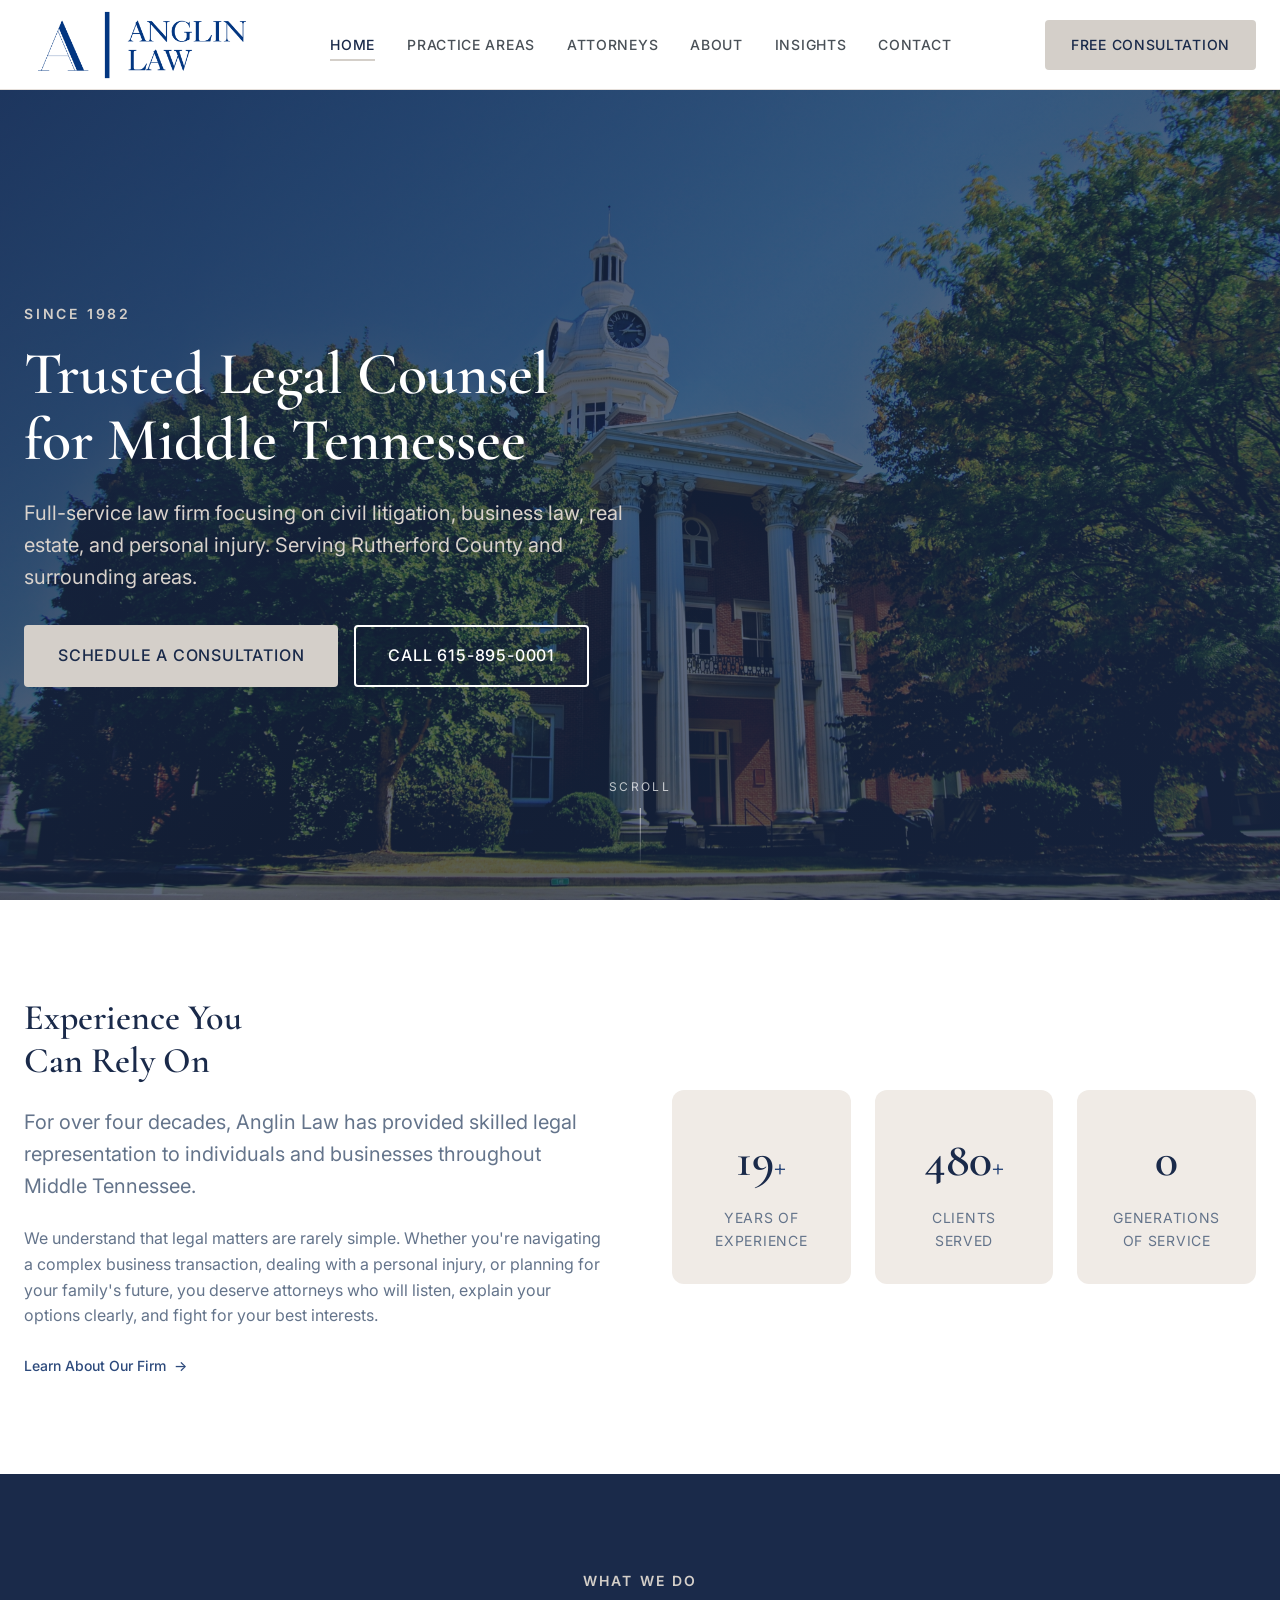
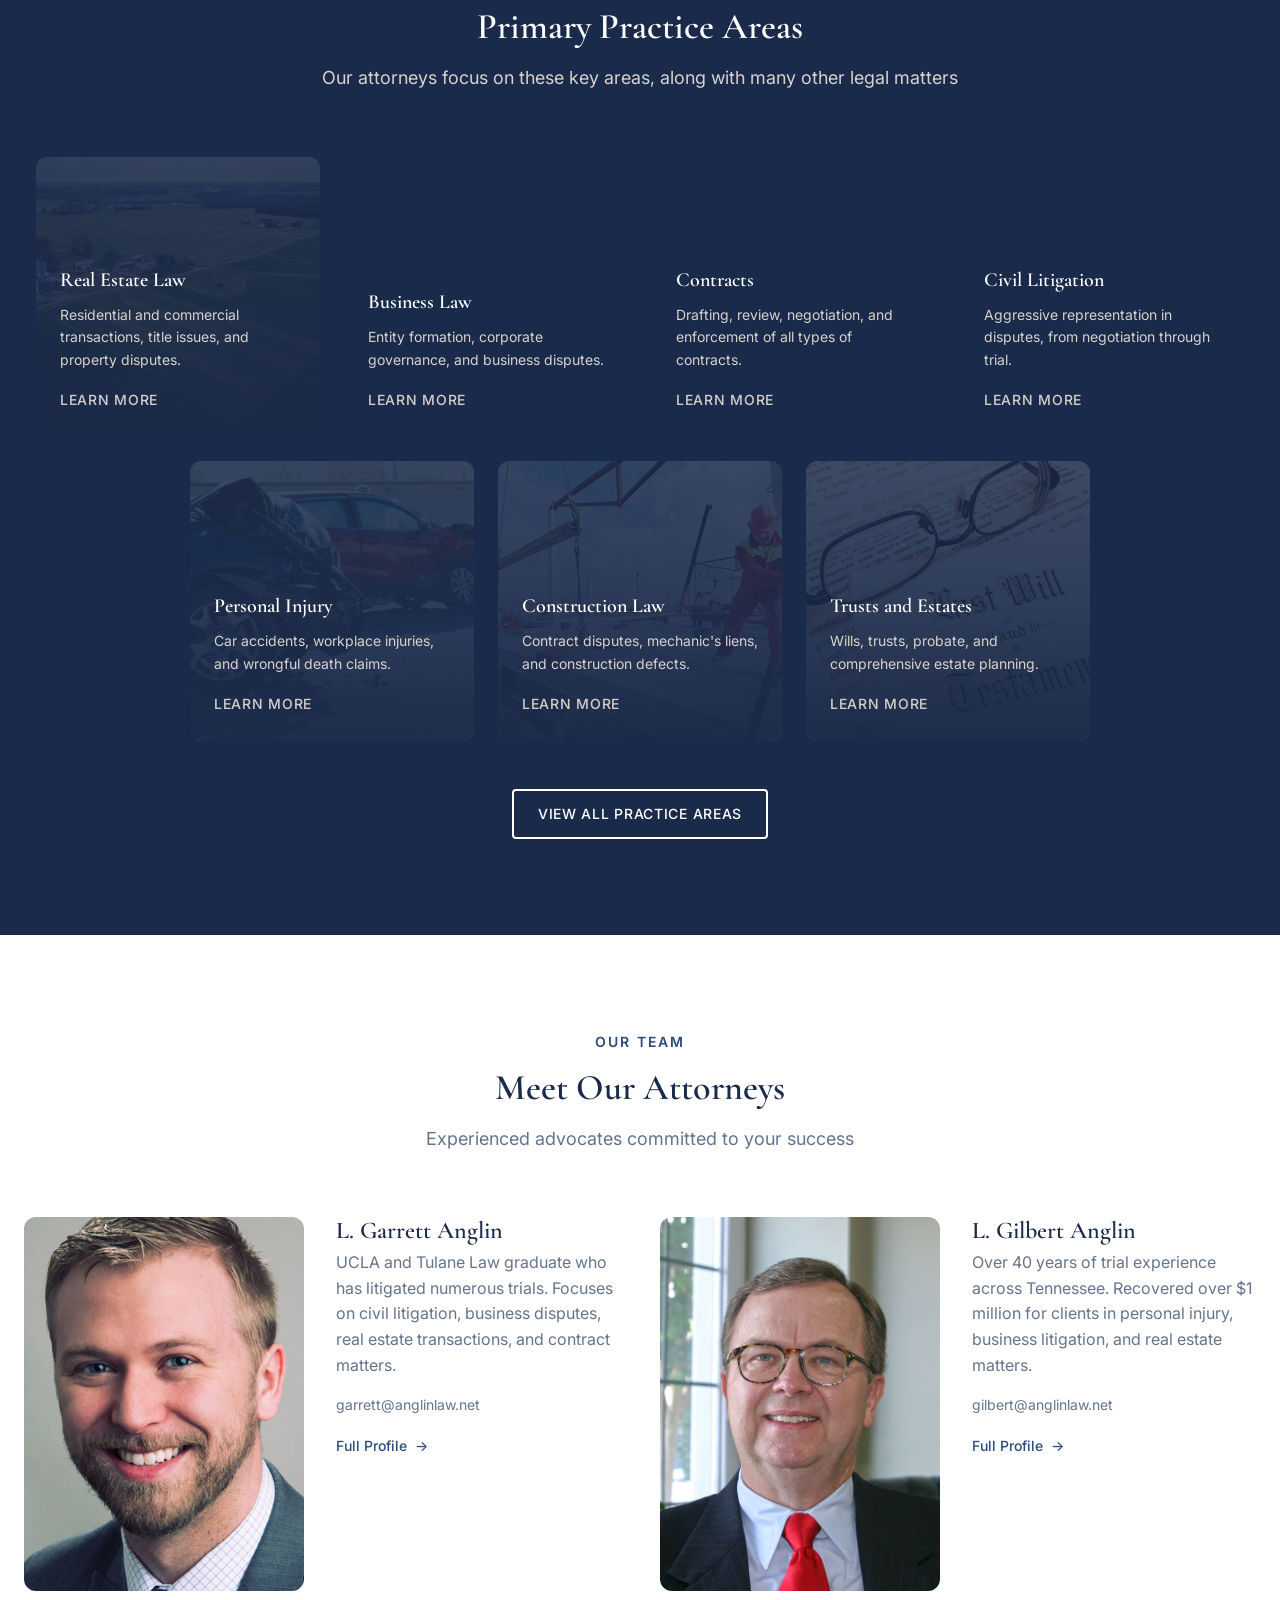
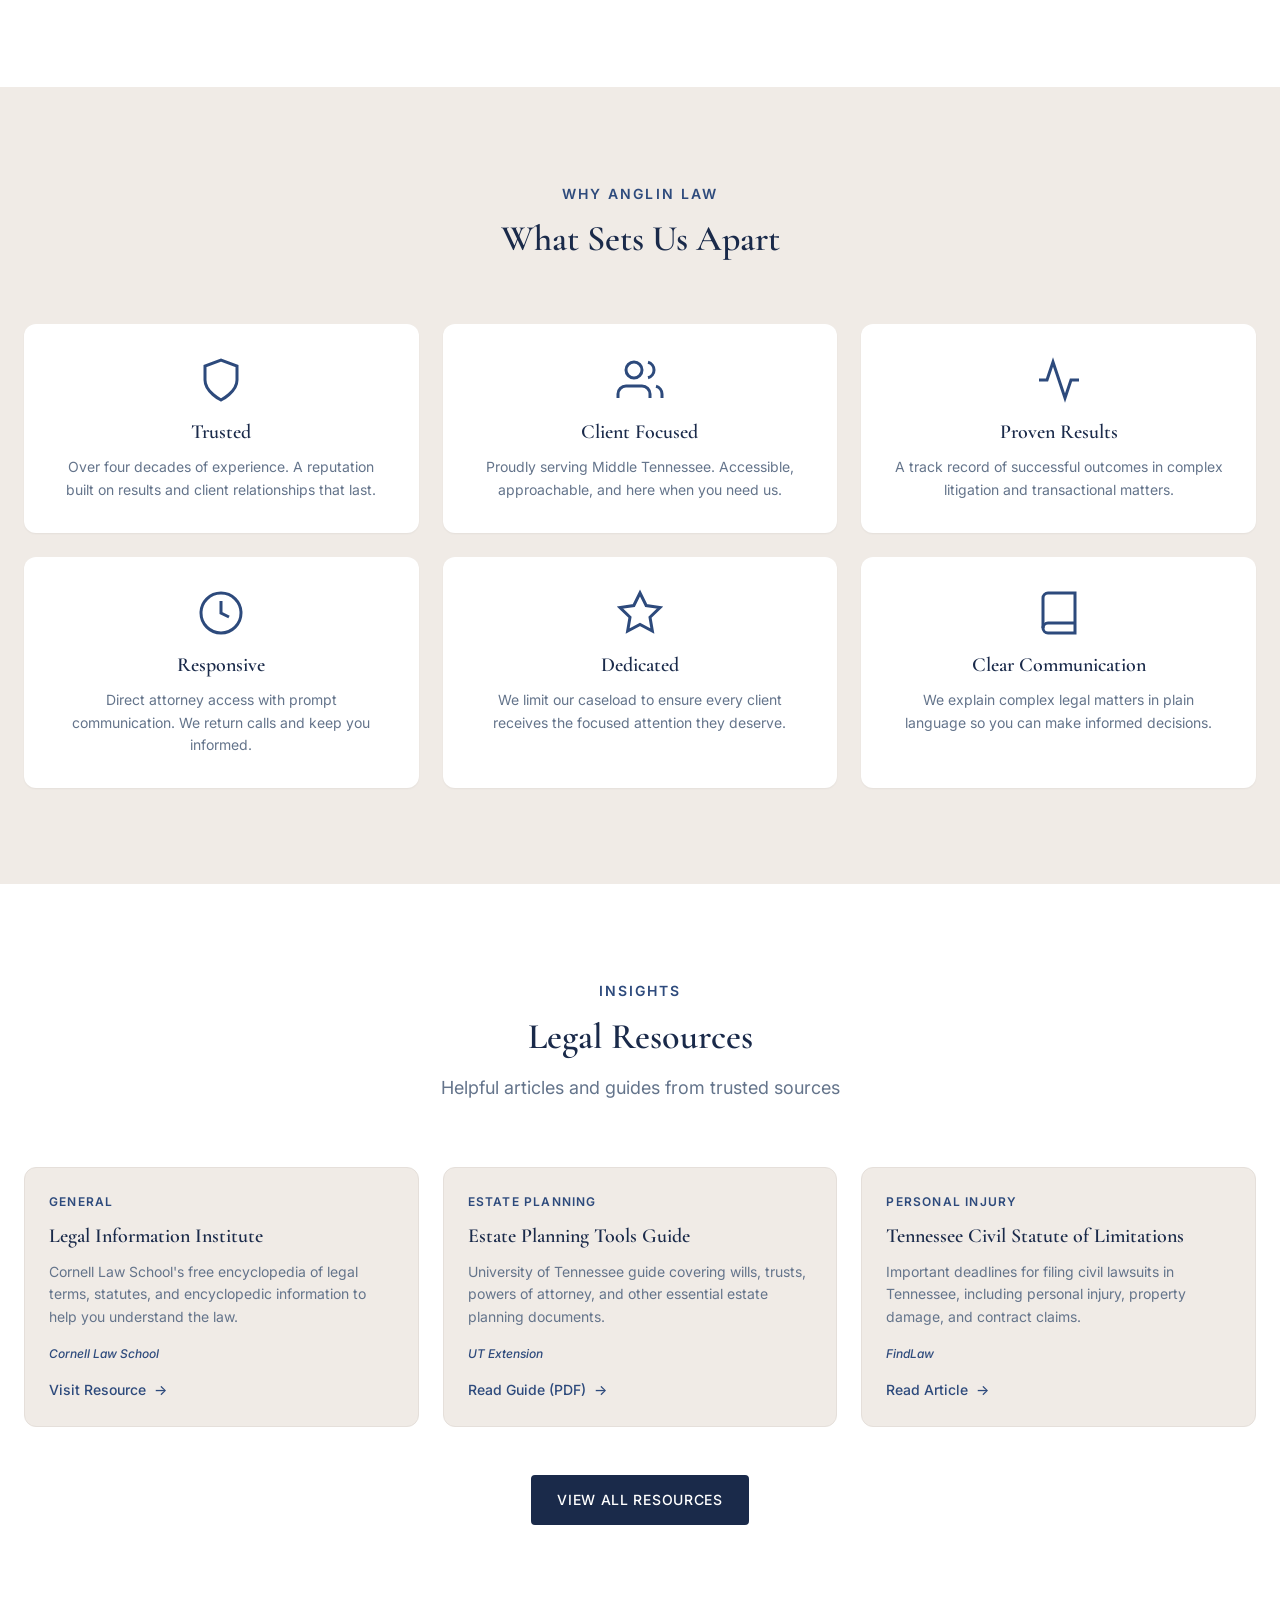
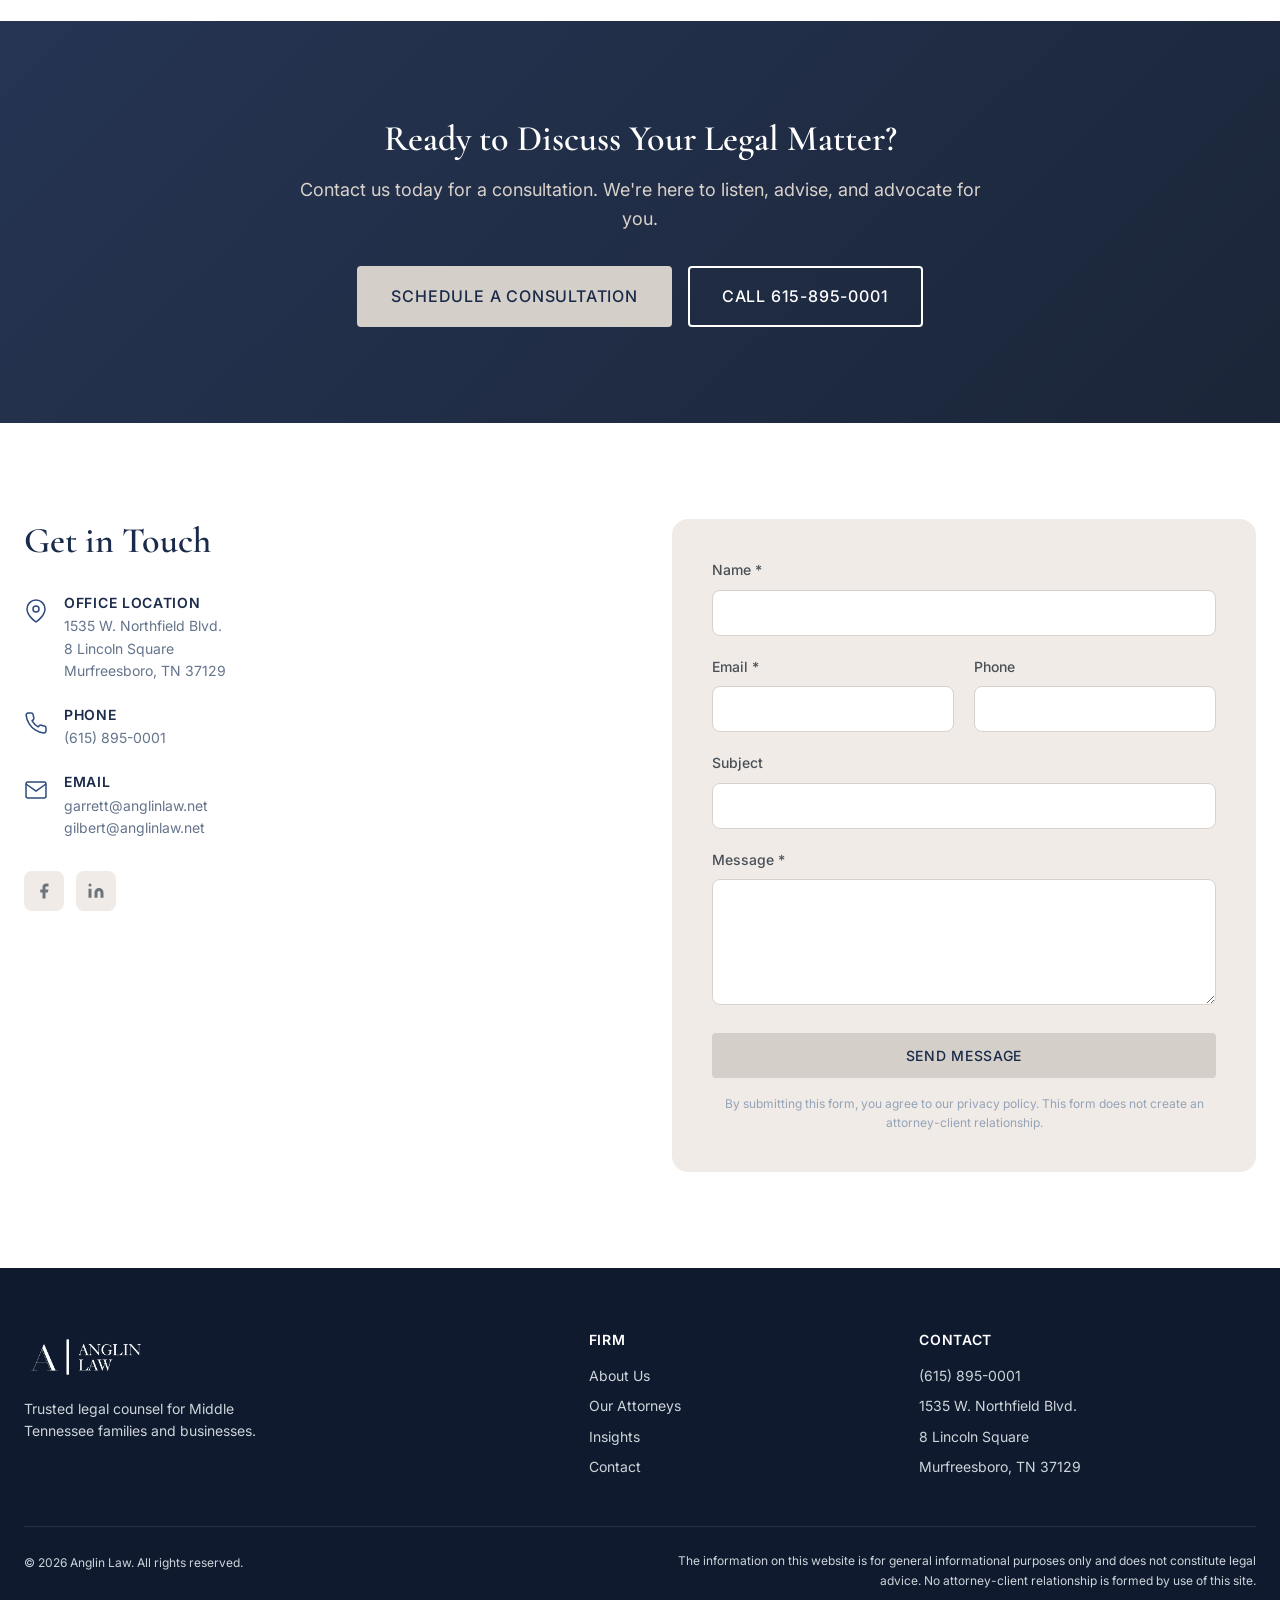
<file: index.html>
<!DOCTYPE html>
<html lang="en">
<head>
    <meta charset="UTF-8">
    <meta name="viewport" content="width=device-width, initial-scale=1.0">
    <meta name="description" content="Anglin Law - Full-service law firm in Murfreesboro, Tennessee focusing on civil litigation, business law, real estate, and personal injury.">
    <title>Home | Anglin Law</title>
    <link rel="icon" type="image/svg+xml" href="favicon.svg">
    <link rel="preconnect" href="https://fonts.googleapis.com">
    <link rel="preconnect" href="https://fonts.gstatic.com" crossorigin>
    <link href="https://fonts.googleapis.com/css2?family=Cormorant+Garamond:wght@400;500;600;700&family=Inter:wght@300;400;500;600&display=swap" rel="stylesheet">
    <link rel="stylesheet" href="css/styles.css">
</head>
<body>
    <!-- Header -->
    <header class="header" id="header">
        <div class="container">
            <a href="index.html" class="logo">
                <img src="images/logo.png" alt="Anglin Law" class="logo-img">
            </a>
            <nav class="nav" id="nav">
                <ul class="nav-list">
                    <li><a href="index.html" class="nav-link active">Home</a></li>
                    <li><a href="practice-areas.html" class="nav-link">Practice Areas</a></li>
                    <li><a href="attorneys.html" class="nav-link">Attorneys</a></li>
                    <li><a href="about.html" class="nav-link">About</a></li>
                    <li><a href="insights.html" class="nav-link">Insights</a></li>
                    <li><a href="contact.html" class="nav-link">Contact</a></li>
                </ul>
            </nav>
            <a href="contact.html" class="btn btn-primary header-cta">Free Consultation</a>
            <button class="mobile-toggle" id="mobile-toggle" aria-label="Toggle menu">
                <span></span>
                <span></span>
                <span></span>
            </button>
        </div>
    </header>

    <!-- Hero Section -->
    <section class="hero">
        <div class="hero-bg">
            <div class="hero-overlay"></div>
        </div>
        <div class="container">
            <div class="hero-content">
                <p class="hero-subtitle fade-in">Since 1982</p>
                <h1 class="hero-title fade-in">Trusted Legal Counsel<br>for Middle Tennessee</h1>
                <p class="hero-description fade-in">Full-service law firm focusing on civil litigation, business law, real estate, and personal injury. Serving Rutherford County and surrounding areas.</p>
                <div class="hero-cta fade-in">
                    <a href="contact.html" class="btn btn-primary btn-lg">Schedule a Consultation</a>
                    <a href="tel:615-895-0001" class="btn btn-outline btn-lg">Call 615-895-0001</a>
                </div>
            </div>
        </div>
        <div class="hero-scroll">
            <span>Scroll</span>
            <div class="scroll-line"></div>
        </div>
    </section>

    <!-- Introduction Section -->
    <section class="intro section">
        <div class="container">
            <div class="intro-content">
                <div class="intro-text reveal">
                    <h2 class="section-title">Experience You<br>Can Rely On</h2>
                    <p class="intro-lead">For over four decades, Anglin Law has provided skilled legal representation to individuals and businesses throughout Middle Tennessee.</p>
                    <p>We understand that legal matters are rarely simple. Whether you're navigating a complex business transaction, dealing with a personal injury, or planning for your family's future, you deserve attorneys who will listen, explain your options clearly, and fight for your best interests.</p>
                    <a href="about.html" class="link-arrow">Learn About Our Firm</a>
                </div>
                <div class="intro-stats reveal">
                    <div class="stat">
                        <span class="stat-number" data-count="40">0</span><span class="stat-suffix">+</span>
                        <span class="stat-label">Years of Experience</span>
                    </div>
                    <div class="stat">
                        <span class="stat-number" data-count="1000">0</span><span class="stat-suffix">+</span>
                        <span class="stat-label">Clients Served</span>
                    </div>
                    <div class="stat">
                        <span class="stat-number" data-count="2">0</span>
                        <span class="stat-label">Generations of Service</span>
                    </div>
                </div>
            </div>
        </div>
    </section>

    <!-- Practice Areas Section -->
    <section class="practice-areas section section-dark">
        <div class="container">
            <div class="section-header reveal">
                <p class="section-subtitle">What We Do</p>
                <h2 class="section-title">Primary Practice Areas</h2>
                <p class="section-description">Our attorneys focus on these key areas, along with many other legal matters</p>
            </div>
            <div class="practice-grid">
                <a href="practice-areas.html#real-estate" class="practice-card reveal">
                    <div class="practice-card-bg" style="background-image: url('images/real-estate.jpg');"></div>
                    <div class="practice-card-overlay"></div>
                    <div class="practice-card-content">
                        <h3 class="practice-title">Real Estate Law</h3>
                        <p class="practice-excerpt">Residential and commercial transactions, title issues, and property disputes.</p>
                        <span class="practice-link">Learn More</span>
                    </div>
                </a>
                <a href="practice-areas.html#business" class="practice-card reveal">
                    <div class="practice-card-bg" style="background-image: url('https://images.unsplash.com/photo-1554469384-e58fac16e23a?auto=format&fit=crop&w=800&q=80');"></div>
                    <div class="practice-card-overlay"></div>
                    <div class="practice-card-content">
                        <h3 class="practice-title">Business Law</h3>
                        <p class="practice-excerpt">Entity formation, corporate governance, and business disputes.</p>
                        <span class="practice-link">Learn More</span>
                    </div>
                </a>
                <a href="practice-areas.html#contracts" class="practice-card reveal">
                    <div class="practice-card-bg" style="background-image: url('https://images.unsplash.com/photo-1450101499163-c8848c66ca85?auto=format&fit=crop&w=800&q=80');"></div>
                    <div class="practice-card-overlay"></div>
                    <div class="practice-card-content">
                        <h3 class="practice-title">Contracts</h3>
                        <p class="practice-excerpt">Drafting, review, negotiation, and enforcement of all types of contracts.</p>
                        <span class="practice-link">Learn More</span>
                    </div>
                </a>
                <a href="practice-areas.html#litigation" class="practice-card reveal">
                    <div class="practice-card-bg" style="background-image: url('https://images.unsplash.com/photo-1589829545856-d10d557cf95f?auto=format&fit=crop&w=800&q=80');"></div>
                    <div class="practice-card-overlay"></div>
                    <div class="practice-card-content">
                        <h3 class="practice-title">Civil Litigation</h3>
                        <p class="practice-excerpt">Aggressive representation in disputes, from negotiation through trial.</p>
                        <span class="practice-link">Learn More</span>
                    </div>
                </a>
                <a href="practice-areas.html#personal-injury" class="practice-card reveal">
                    <div class="practice-card-bg" style="background-image: url('images/personal-injury.jpg');"></div>
                    <div class="practice-card-overlay"></div>
                    <div class="practice-card-content">
                        <h3 class="practice-title">Personal Injury</h3>
                        <p class="practice-excerpt">Car accidents, workplace injuries, and wrongful death claims.</p>
                        <span class="practice-link">Learn More</span>
                    </div>
                </a>
                <a href="practice-areas.html#construction" class="practice-card reveal">
                    <div class="practice-card-bg" style="background-image: url('images/construction.jpg');"></div>
                    <div class="practice-card-overlay"></div>
                    <div class="practice-card-content">
                        <h3 class="practice-title">Construction Law</h3>
                        <p class="practice-excerpt">Contract disputes, mechanic's liens, and construction defects.</p>
                        <span class="practice-link">Learn More</span>
                    </div>
                </a>
                <a href="practice-areas.html#estates" class="practice-card reveal">
                    <div class="practice-card-bg" style="background-image: url('images/will.jpg');"></div>
                    <div class="practice-card-overlay"></div>
                    <div class="practice-card-content">
                        <h3 class="practice-title">Trusts and Estates</h3>
                        <p class="practice-excerpt">Wills, trusts, probate, and comprehensive estate planning.</p>
                        <span class="practice-link">Learn More</span>
                    </div>
                </a>
            </div>
            <div class="section-cta reveal">
                <a href="practice-areas.html" class="btn btn-outline-light">View All Practice Areas</a>
            </div>
        </div>
    </section>

    <!-- Attorneys Section -->
    <section class="attorneys section">
        <div class="container">
            <div class="section-header reveal">
                <p class="section-subtitle">Our Team</p>
                <h2 class="section-title">Meet Our Attorneys</h2>
                <p class="section-description">Experienced advocates committed to your success</p>
            </div>
            <div class="attorneys-grid">
                <div class="attorney-card reveal">
                    <div class="attorney-image">
                        <img src="images/garrett-anglin.jpg" alt="L. Garrett Anglin">
                    </div>
                    <div class="attorney-info">
                        <h3 class="attorney-name">L. Garrett Anglin</h3>
                        <p class="attorney-bio">UCLA and Tulane Law graduate who has litigated numerous trials. Focuses on civil litigation, business disputes, real estate transactions, and contract matters.</p>
                        <div class="attorney-contact">
                            <a href="mailto:garrett@anglinlaw.net">garrett@anglinlaw.net</a>
                        </div>
                        <a href="attorneys.html#garrett-anglin" class="link-arrow">Full Profile</a>
                    </div>
                </div>
                <div class="attorney-card reveal">
                    <div class="attorney-image">
                        <img src="images/gilbert-anglin.jpg" alt="L. Gilbert Anglin">
                    </div>
                    <div class="attorney-info">
                        <h3 class="attorney-name">L. Gilbert Anglin</h3>
                        <p class="attorney-bio">Over 40 years of trial experience across Tennessee. Recovered over $1 million for clients in personal injury, business litigation, and real estate matters.</p>
                        <div class="attorney-contact">
                            <a href="mailto:gilbert@anglinlaw.net">gilbert@anglinlaw.net</a>
                        </div>
                        <a href="attorneys.html#gilbert-anglin" class="link-arrow">Full Profile</a>
                    </div>
                </div>
            </div>
        </div>
    </section>

    <!-- Why Choose Us Section -->
    <section class="why-us section section-light">
        <div class="container">
            <div class="section-header reveal">
                <p class="section-subtitle">Why Anglin Law</p>
                <h2 class="section-title">What Sets Us Apart</h2>
            </div>
            <div class="why-grid">
                <div class="why-card reveal">
                    <div class="why-icon">
                        <svg xmlns="http://www.w3.org/2000/svg" viewBox="0 0 24 24" fill="none" stroke="currentColor" stroke-width="1.5">
                            <path d="M12 22s8-4 8-10V5l-8-3-8 3v7c0 6 8 10 8 10z"></path>
                        </svg>
                    </div>
                    <h3 class="why-title">Trusted</h3>
                    <p class="why-description">Over four decades of experience. A reputation built on results and client relationships that last.</p>
                </div>
                <div class="why-card reveal">
                    <div class="why-icon">
                        <svg xmlns="http://www.w3.org/2000/svg" viewBox="0 0 24 24" fill="none" stroke="currentColor" stroke-width="1.5">
                            <path d="M17 21v-2a4 4 0 0 0-4-4H5a4 4 0 0 0-4 4v2"></path>
                            <circle cx="9" cy="7" r="4"></circle>
                            <path d="M23 21v-2a4 4 0 0 0-3-3.87"></path>
                            <path d="M16 3.13a4 4 0 0 1 0 7.75"></path>
                        </svg>
                    </div>
                    <h3 class="why-title">Client Focused</h3>
                    <p class="why-description">Proudly serving Middle Tennessee. Accessible, approachable, and here when you need us.</p>
                </div>
                <div class="why-card reveal">
                    <div class="why-icon">
                        <svg xmlns="http://www.w3.org/2000/svg" viewBox="0 0 24 24" fill="none" stroke="currentColor" stroke-width="1.5">
                            <polyline points="22 12 18 12 15 21 9 3 6 12 2 12"></polyline>
                        </svg>
                    </div>
                    <h3 class="why-title">Proven Results</h3>
                    <p class="why-description">A track record of successful outcomes in complex litigation and transactional matters.</p>
                </div>
                <div class="why-card reveal">
                    <div class="why-icon">
                        <svg xmlns="http://www.w3.org/2000/svg" viewBox="0 0 24 24" fill="none" stroke="currentColor" stroke-width="1.5">
                            <circle cx="12" cy="12" r="10"></circle>
                            <polyline points="12 6 12 12 16 14"></polyline>
                        </svg>
                    </div>
                    <h3 class="why-title">Responsive</h3>
                    <p class="why-description">Direct attorney access with prompt communication. We return calls and keep you informed.</p>
                </div>
                <div class="why-card reveal">
                    <div class="why-icon">
                        <svg xmlns="http://www.w3.org/2000/svg" viewBox="0 0 24 24" fill="none" stroke="currentColor" stroke-width="1.5">
                            <polygon points="12 2 15.09 8.26 22 9.27 17 14.14 18.18 21.02 12 17.77 5.82 21.02 7 14.14 2 9.27 8.91 8.26 12 2"></polygon>
                        </svg>
                    </div>
                    <h3 class="why-title">Dedicated</h3>
                    <p class="why-description">We limit our caseload to ensure every client receives the focused attention they deserve.</p>
                </div>
                <div class="why-card reveal">
                    <div class="why-icon">
                        <svg xmlns="http://www.w3.org/2000/svg" viewBox="0 0 24 24" fill="none" stroke="currentColor" stroke-width="1.5">
                            <path d="M4 19.5A2.5 2.5 0 0 1 6.5 17H20"></path>
                            <path d="M6.5 2H20v20H6.5A2.5 2.5 0 0 1 4 19.5v-15A2.5 2.5 0 0 1 6.5 2z"></path>
                        </svg>
                    </div>
                    <h3 class="why-title">Clear Communication</h3>
                    <p class="why-description">We explain complex legal matters in plain language so you can make informed decisions.</p>
                </div>
            </div>
        </div>
    </section>

    <!-- Insights Section -->
    <section class="insights section">
        <div class="container">
            <div class="section-header reveal">
                <p class="section-subtitle">Insights</p>
                <h2 class="section-title">Legal Resources</h2>
                <p class="section-description">Helpful articles and guides from trusted sources</p>
            </div>
            <div class="insights-grid insights-grid-text-only">
                <article class="insight-card reveal">
                    <span class="insight-category">General</span>
                    <h3 class="insight-title">Legal Information Institute</h3>
                    <p class="insight-excerpt">Cornell Law School's free encyclopedia of legal terms, statutes, and encyclopedic information to help you understand the law.</p>
                    <div class="insight-meta">
                        <span class="insight-source">Cornell Law School</span>
                    </div>
                    <a href="https://www.law.cornell.edu/" target="_blank" rel="noopener noreferrer" class="link-arrow">Visit Resource</a>
                </article>
                <article class="insight-card reveal">
                    <span class="insight-category">Estate Planning</span>
                    <h3 class="insight-title">Estate Planning Tools Guide</h3>
                    <p class="insight-excerpt">University of Tennessee guide covering wills, trusts, powers of attorney, and other essential estate planning documents.</p>
                    <div class="insight-meta">
                        <span class="insight-source">UT Extension</span>
                    </div>
                    <a href="https://utia.tennessee.edu/publications/wp-content/uploads/sites/269/2023/10/SP822E.pdf" target="_blank" rel="noopener noreferrer" class="link-arrow">Read Guide (PDF)</a>
                </article>
                <article class="insight-card reveal">
                    <span class="insight-category">Personal Injury</span>
                    <h3 class="insight-title">Tennessee Civil Statute of Limitations</h3>
                    <p class="insight-excerpt">Important deadlines for filing civil lawsuits in Tennessee, including personal injury, property damage, and contract claims.</p>
                    <div class="insight-meta">
                        <span class="insight-source">FindLaw</span>
                    </div>
                    <a href="https://www.findlaw.com/state/tennessee-law/tennessee-civil-statute-of-limitations-laws.html" target="_blank" rel="noopener noreferrer" class="link-arrow">Read Article</a>
                </article>
            </div>
            <div class="section-cta reveal">
                <a href="insights.html" class="btn btn-secondary">View All Resources</a>
            </div>
        </div>
    </section>

    <!-- CTA Section -->
    <section class="cta-section">
        <div class="cta-bg">
            <div class="cta-overlay"></div>
        </div>
        <div class="container">
            <div class="cta-content reveal">
                <h2 class="cta-title">Ready to Discuss Your Legal Matter?</h2>
                <p class="cta-description">Contact us today for a consultation. We're here to listen, advise, and advocate for you.</p>
                <div class="cta-buttons">
                    <a href="contact.html" class="btn btn-primary btn-lg">Schedule a Consultation</a>
                    <a href="tel:615-895-0001" class="btn btn-outline-light btn-lg">Call 615-895-0001</a>
                </div>
            </div>
        </div>
    </section>

    <!-- Contact Preview Section -->
    <section class="contact-preview section">
        <div class="container">
            <div class="contact-grid">
                <div class="contact-info reveal">
                    <h2 class="section-title">Get in Touch</h2>
                    <div class="contact-details">
                        <div class="contact-item">
                            <div class="contact-icon">
                                <svg xmlns="http://www.w3.org/2000/svg" viewBox="0 0 24 24" fill="none" stroke="currentColor" stroke-width="1.5">
                                    <path d="M21 10c0 7-9 13-9 13s-9-6-9-13a9 9 0 0 1 18 0z"></path>
                                    <circle cx="12" cy="10" r="3"></circle>
                                </svg>
                            </div>
                            <div>
                                <h4>Office Location</h4>
                                <p>1535 W. Northfield Blvd.<br>8 Lincoln Square<br>Murfreesboro, TN 37129</p>
                            </div>
                        </div>
                        <div class="contact-item">
                            <div class="contact-icon">
                                <svg xmlns="http://www.w3.org/2000/svg" viewBox="0 0 24 24" fill="none" stroke="currentColor" stroke-width="1.5">
                                    <path d="M22 16.92v3a2 2 0 0 1-2.18 2 19.79 19.79 0 0 1-8.63-3.07 19.5 19.5 0 0 1-6-6 19.79 19.79 0 0 1-3.07-8.67A2 2 0 0 1 4.11 2h3a2 2 0 0 1 2 1.72 12.84 12.84 0 0 0 .7 2.81 2 2 0 0 1-.45 2.11L8.09 9.91a16 16 0 0 0 6 6l1.27-1.27a2 2 0 0 1 2.11-.45 12.84 12.84 0 0 0 2.81.7A2 2 0 0 1 22 16.92z"></path>
                                </svg>
                            </div>
                            <div>
                                <h4>Phone</h4>
                                <p><a href="tel:615-895-0001">(615) 895-0001</a></p>
                            </div>
                        </div>
                        <div class="contact-item">
                            <div class="contact-icon">
                                <svg xmlns="http://www.w3.org/2000/svg" viewBox="0 0 24 24" fill="none" stroke="currentColor" stroke-width="1.5">
                                    <path d="M4 4h16c1.1 0 2 .9 2 2v12c0 1.1-.9 2-2 2H4c-1.1 0-2-.9-2-2V6c0-1.1.9-2 2-2z"></path>
                                    <polyline points="22,6 12,13 2,6"></polyline>
                                </svg>
                            </div>
                            <div>
                                <h4>Email</h4>
                                <p><a href="mailto:garrett@anglinlaw.net">garrett@anglinlaw.net</a><br><a href="mailto:gilbert@anglinlaw.net">gilbert@anglinlaw.net</a></p>
                            </div>
                        </div>
                    </div>
                    <div class="social-links">
                        <a href="https://www.facebook.com/anglinlaw/" class="social-link" aria-label="Facebook" target="_blank" rel="noopener noreferrer">
                            <svg xmlns="http://www.w3.org/2000/svg" viewBox="0 0 24 24" fill="currentColor">
                                <path d="M18 2h-3a5 5 0 0 0-5 5v3H7v4h3v8h4v-8h3l1-4h-4V7a1 1 0 0 1 1-1h3z"></path>
                            </svg>
                        </a>
                        <a href="https://www.linkedin.com/company/anglin-law" class="social-link" aria-label="LinkedIn" target="_blank" rel="noopener noreferrer">
                            <svg xmlns="http://www.w3.org/2000/svg" viewBox="0 0 24 24" fill="currentColor">
                                <path d="M16 8a6 6 0 0 1 6 6v7h-4v-7a2 2 0 0 0-2-2 2 2 0 0 0-2 2v7h-4v-7a6 6 0 0 1 6-6z"></path>
                                <rect x="2" y="9" width="4" height="12"></rect>
                                <circle cx="4" cy="4" r="2"></circle>
                            </svg>
                        </a>
                    </div>
                </div>
                <div class="contact-form-wrapper reveal">
                    <form class="contact-form" id="contact-form" name="contact-home" method="POST" data-netlify="true">
                        <input type="hidden" name="form-name" value="contact-home">
                        <div class="form-group">
                            <label for="name">Name *</label>
                            <input type="text" id="name" name="name" required>
                        </div>
                        <div class="form-row">
                            <div class="form-group">
                                <label for="email">Email *</label>
                                <input type="email" id="email" name="email" required>
                            </div>
                            <div class="form-group">
                                <label for="phone">Phone</label>
                                <input type="tel" id="phone" name="phone">
                            </div>
                        </div>
                        <div class="form-group">
                            <label for="subject">Subject</label>
                            <input type="text" id="subject" name="subject">
                        </div>
                        <div class="form-group">
                            <label for="message">Message *</label>
                            <textarea id="message" name="message" rows="5" required></textarea>
                        </div>
                        <button type="submit" class="btn btn-primary btn-full">Send Message</button>
                        <p class="form-disclaimer">By submitting this form, you agree to our privacy policy. This form does not create an attorney-client relationship.</p>
                    </form>
                </div>
            </div>
        </div>
    </section>

    <!-- Footer -->
    <footer class="footer">
        <div class="container">
            <div class="footer-main">
                <div class="footer-brand">
                    <a href="index.html" class="logo">
                        <img src="images/logo.png" alt="Anglin Law" class="logo-img">
                    </a>
                    <p class="footer-tagline">Trusted legal counsel for Middle Tennessee families and businesses.</p>
                </div>
                <div class="footer-links">
                    <div class="footer-column">
                        <h4>Firm</h4>
                        <ul>
                            <li><a href="about.html">About Us</a></li>
                            <li><a href="attorneys.html">Our Attorneys</a></li>
                            <li><a href="insights.html">Insights</a></li>
                            <li><a href="contact.html">Contact</a></li>
                        </ul>
                    </div>
                    <div class="footer-column">
                        <h4>Contact</h4>
                        <ul>
                            <li><a href="tel:615-895-0001">(615) 895-0001</a></li>
                            <li>1535 W. Northfield Blvd.</li>
                            <li>8 Lincoln Square</li>
                            <li>Murfreesboro, TN 37129</li>
                        </ul>
                    </div>
                </div>
            </div>
            <div class="footer-bottom">
                <p>&copy; 2026 Anglin Law. All rights reserved.</p>
                <p class="footer-disclaimer">The information on this website is for general informational purposes only and does not constitute legal advice. No attorney-client relationship is formed by use of this site.</p>
            </div>
        </div>
    </footer>

    <script src="js/main.js"></script>
</body>
</html>
</file>
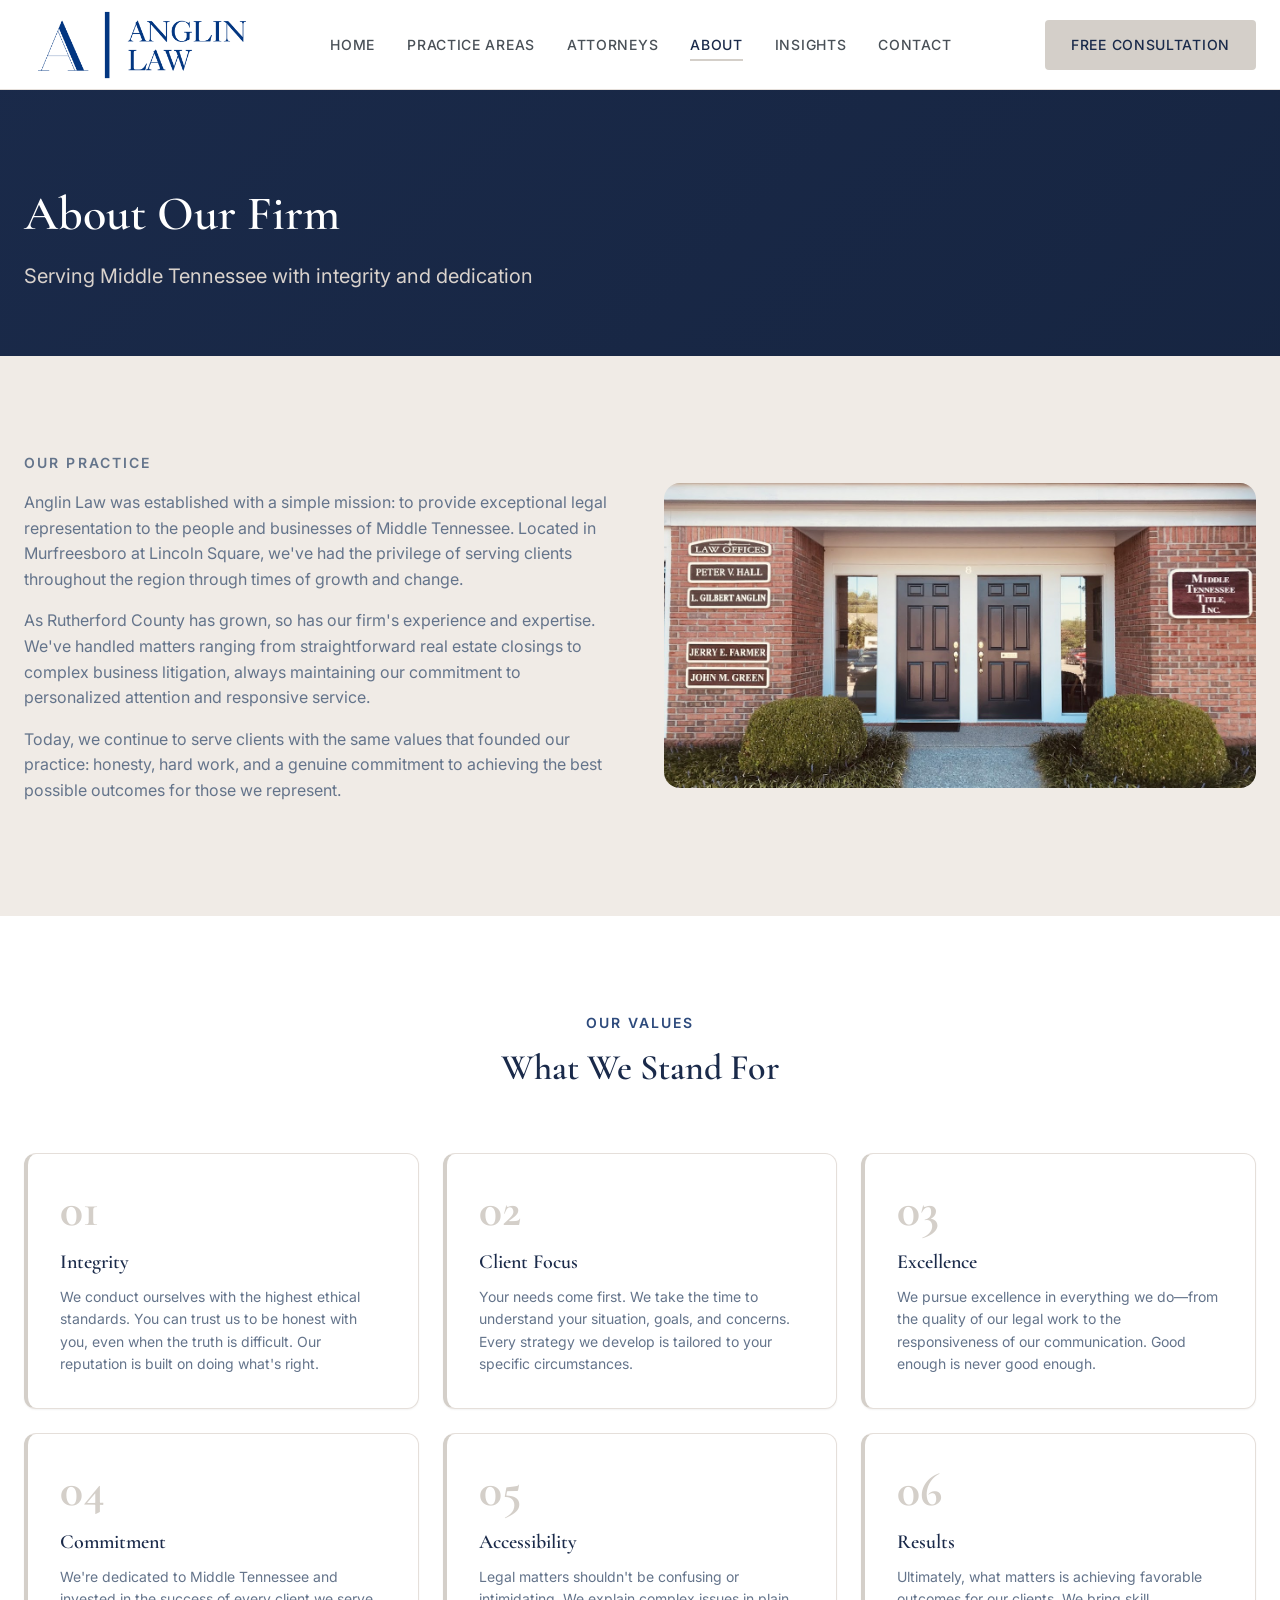
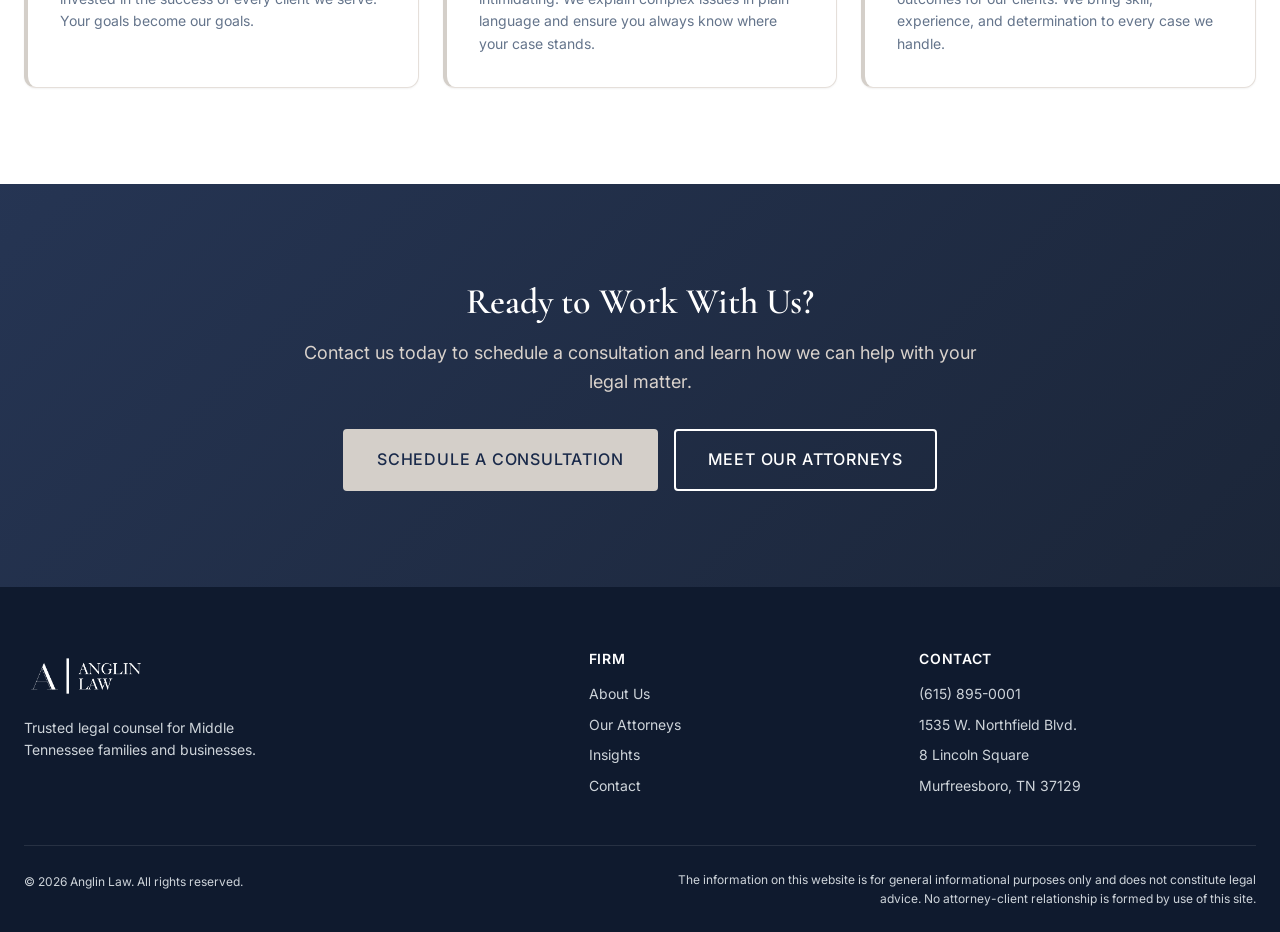
<file: about.html>
<!DOCTYPE html>
<html lang="en">
<head>
    <meta charset="UTF-8">
    <meta name="viewport" content="width=device-width, initial-scale=1.0">
    <meta name="description" content="Learn about Anglin Law - a trusted law firm serving Murfreesboro and Middle Tennessee for over two decades.">
    <title>About Our Firm | Anglin Law</title>
    <link rel="icon" type="image/svg+xml" href="favicon.svg">
    <link rel="preconnect" href="https://fonts.googleapis.com">
    <link rel="preconnect" href="https://fonts.gstatic.com" crossorigin>
    <link href="https://fonts.googleapis.com/css2?family=Cormorant+Garamond:wght@400;500;600;700&family=Inter:wght@300;400;500;600&display=swap" rel="stylesheet">
    <link rel="stylesheet" href="css/styles.css">
</head>
<body>
    <!-- Header -->
    <header class="header" id="header">
        <div class="container">
            <a href="index.html" class="logo">
                <img src="images/logo.png" alt="Anglin Law" class="logo-img">
            </a>
            <nav class="nav" id="nav">
                <ul class="nav-list">
                    <li><a href="index.html" class="nav-link">Home</a></li>
                    <li><a href="practice-areas.html" class="nav-link">Practice Areas</a></li>
                    <li><a href="attorneys.html" class="nav-link">Attorneys</a></li>
                    <li><a href="about.html" class="nav-link active">About</a></li>
                    <li><a href="insights.html" class="nav-link">Insights</a></li>
                    <li><a href="contact.html" class="nav-link">Contact</a></li>
                </ul>
            </nav>
            <a href="contact.html" class="btn btn-primary header-cta">Free Consultation</a>
            <button class="mobile-toggle" id="mobile-toggle" aria-label="Toggle menu">
                <span></span>
                <span></span>
                <span></span>
            </button>
        </div>
    </header>

    <!-- Page Hero -->
    <section class="page-hero">
        <div class="page-hero-bg">
            <div class="page-hero-overlay"></div>
        </div>
        <div class="container">
            <div class="page-hero-content">
                <h1 class="page-hero-title fade-in">About Our Firm</h1>
                <p class="page-hero-description fade-in">Serving Middle Tennessee with integrity and dedication</p>
            </div>
        </div>
    </section>

    <!-- About Section -->
    <section class="section section-light">
        <div class="container">
            <div class="about-story-grid">
                <div class="about-story-content reveal">
                    <p class="section-subtitle">Our Practice</p>
                    <p>Anglin Law was established with a simple mission: to provide exceptional legal representation to the people and businesses of Middle Tennessee. Located in Murfreesboro at Lincoln Square, we've had the privilege of serving clients throughout the region through times of growth and change.</p>
                    <p>As Rutherford County has grown, so has our firm's experience and expertise. We've handled matters ranging from straightforward real estate closings to complex business litigation, always maintaining our commitment to personalized attention and responsive service.</p>
                    <p>Today, we continue to serve clients with the same values that founded our practice: honesty, hard work, and a genuine commitment to achieving the best possible outcomes for those we represent.</p>
                </div>
                <div class="about-story-image reveal">
                    <img src="images/office.jpg" alt="Anglin Law Office">
                </div>
            </div>
        </div>
    </section>

    <!-- Our Values -->
    <section class="section">
        <div class="container">
            <div class="section-header reveal">
                <p class="section-subtitle">Our Values</p>
                <h2 class="section-title">What We Stand For</h2>
            </div>
            <div class="values-grid">
                <div class="value-card reveal">
                    <div class="value-number">01</div>
                    <h3 class="value-title">Integrity</h3>
                    <p class="value-description">We conduct ourselves with the highest ethical standards. You can trust us to be honest with you, even when the truth is difficult. Our reputation is built on doing what's right.</p>
                </div>
                <div class="value-card reveal">
                    <div class="value-number">02</div>
                    <h3 class="value-title">Client Focus</h3>
                    <p class="value-description">Your needs come first. We take the time to understand your situation, goals, and concerns. Every strategy we develop is tailored to your specific circumstances.</p>
                </div>
                <div class="value-card reveal">
                    <div class="value-number">03</div>
                    <h3 class="value-title">Excellence</h3>
                    <p class="value-description">We pursue excellence in everything we do—from the quality of our legal work to the responsiveness of our communication. Good enough is never good enough.</p>
                </div>
                <div class="value-card reveal">
                    <div class="value-number">04</div>
                    <h3 class="value-title">Commitment</h3>
                    <p class="value-description">We're dedicated to Middle Tennessee and invested in the success of every client we serve. Your goals become our goals.</p>
                </div>
                <div class="value-card reveal">
                    <div class="value-number">05</div>
                    <h3 class="value-title">Accessibility</h3>
                    <p class="value-description">Legal matters shouldn't be confusing or intimidating. We explain complex issues in plain language and ensure you always know where your case stands.</p>
                </div>
                <div class="value-card reveal">
                    <div class="value-number">06</div>
                    <h3 class="value-title">Results</h3>
                    <p class="value-description">Ultimately, what matters is achieving favorable outcomes for our clients. We bring skill, experience, and determination to every case we handle.</p>
                </div>
            </div>
        </div>
    </section>

    <!-- CTA Section -->
    <section class="cta-section">
        <div class="cta-bg">
            <div class="cta-overlay"></div>
        </div>
        <div class="container">
            <div class="cta-content reveal">
                <h2 class="cta-title">Ready to Work With Us?</h2>
                <p class="cta-description">Contact us today to schedule a consultation and learn how we can help with your legal matter.</p>
                <div class="cta-buttons">
                    <a href="contact.html" class="btn btn-primary btn-lg">Schedule a Consultation</a>
                    <a href="attorneys.html" class="btn btn-outline-light btn-lg">Meet Our Attorneys</a>
                </div>
            </div>
        </div>
    </section>

    <!-- Footer -->
    <footer class="footer">
        <div class="container">
            <div class="footer-main">
                <div class="footer-brand">
                    <a href="index.html" class="logo">
                        <img src="images/logo.png" alt="Anglin Law" class="logo-img">
                    </a>
                    <p class="footer-tagline">Trusted legal counsel for Middle Tennessee families and businesses.</p>
                </div>
                <div class="footer-links">
                    <div class="footer-column">
                        <h4>Firm</h4>
                        <ul>
                            <li><a href="about.html">About Us</a></li>
                            <li><a href="attorneys.html">Our Attorneys</a></li>
                            <li><a href="insights.html">Insights</a></li>
                            <li><a href="contact.html">Contact</a></li>
                        </ul>
                    </div>
                    <div class="footer-column">
                        <h4>Contact</h4>
                        <ul>
                            <li><a href="tel:615-895-0001">(615) 895-0001</a></li>
                            <li>1535 W. Northfield Blvd.</li>
                            <li>8 Lincoln Square</li>
                            <li>Murfreesboro, TN 37129</li>
                        </ul>
                    </div>
                </div>
            </div>
            <div class="footer-bottom">
                <p>&copy; 2026 Anglin Law. All rights reserved.</p>
                <p class="footer-disclaimer">The information on this website is for general informational purposes only and does not constitute legal advice. No attorney-client relationship is formed by use of this site.</p>
            </div>
        </div>
    </footer>

    <script src="js/main.js"></script>
</body>
</html>
</file>
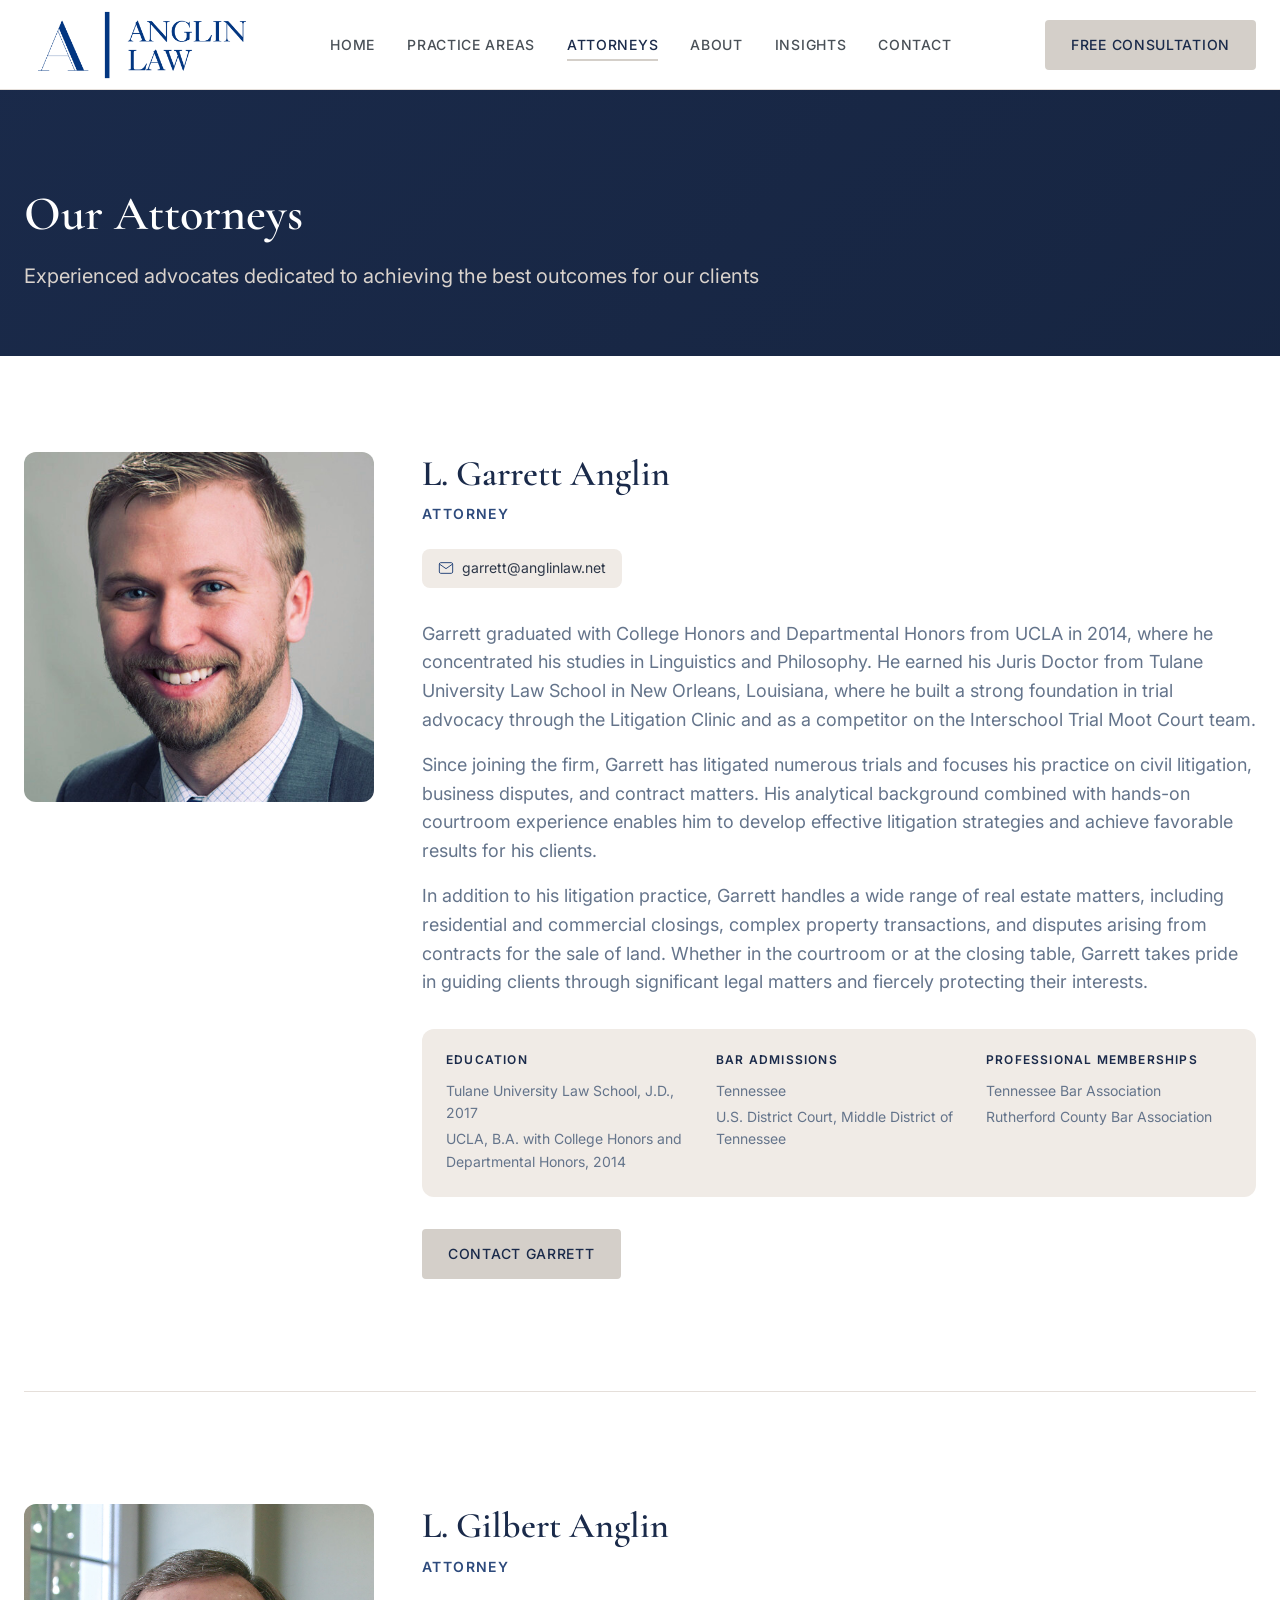
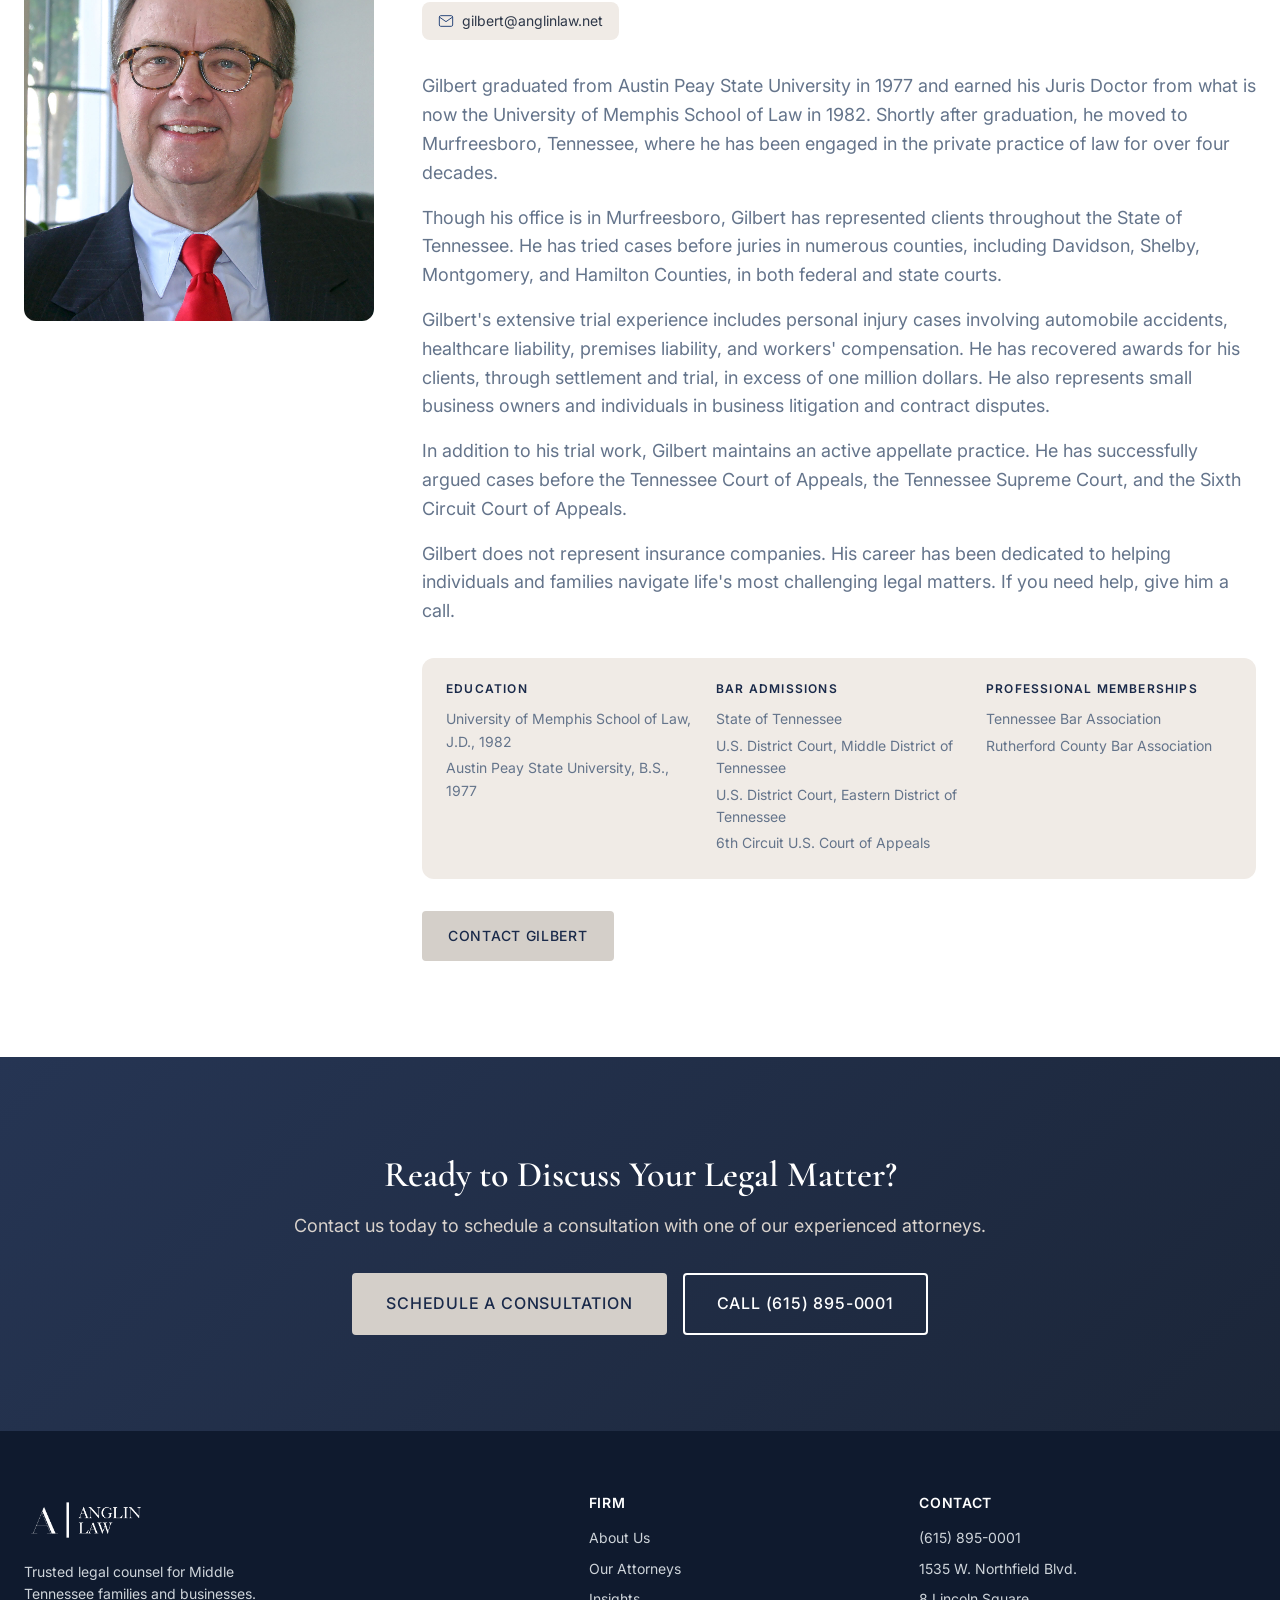
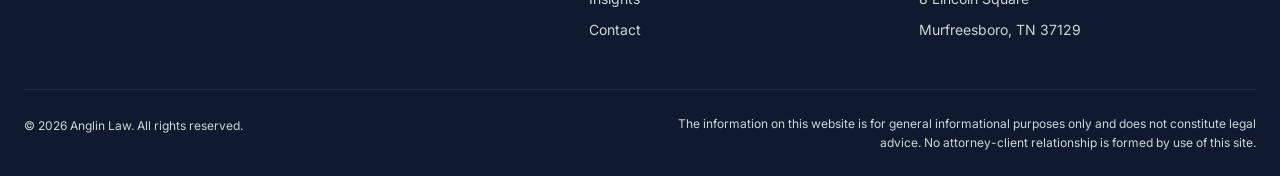
<file: attorneys.html>
<!DOCTYPE html>
<html lang="en">
<head>
    <meta charset="UTF-8">
    <meta name="viewport" content="width=device-width, initial-scale=1.0">
    <meta name="description" content="Meet the attorneys at Anglin Law - L. Garrett Anglin and L. Gilbert Anglin, experienced legal counsel in Murfreesboro, Tennessee.">
    <title>Our Attorneys | Anglin Law</title>
    <link rel="icon" type="image/svg+xml" href="favicon.svg">
    <link rel="preconnect" href="https://fonts.googleapis.com">
    <link rel="preconnect" href="https://fonts.gstatic.com" crossorigin>
    <link href="https://fonts.googleapis.com/css2?family=Cormorant+Garamond:wght@400;500;600;700&family=Inter:wght@300;400;500;600&display=swap" rel="stylesheet">
    <link rel="stylesheet" href="css/styles.css">
</head>
<body>
    <!-- Header -->
    <header class="header" id="header">
        <div class="container">
            <a href="index.html" class="logo">
                <img src="images/logo.png" alt="Anglin Law" class="logo-img">
            </a>
            <nav class="nav" id="nav">
                <ul class="nav-list">
                    <li><a href="index.html" class="nav-link">Home</a></li>
                    <li><a href="practice-areas.html" class="nav-link">Practice Areas</a></li>
                    <li><a href="attorneys.html" class="nav-link active">Attorneys</a></li>
                    <li><a href="about.html" class="nav-link">About</a></li>
                    <li><a href="insights.html" class="nav-link">Insights</a></li>
                    <li><a href="contact.html" class="nav-link">Contact</a></li>
                </ul>
            </nav>
            <a href="contact.html" class="btn btn-primary header-cta">Free Consultation</a>
            <button class="mobile-toggle" id="mobile-toggle" aria-label="Toggle menu">
                <span></span>
                <span></span>
                <span></span>
            </button>
        </div>
    </header>

    <!-- Page Hero -->
    <section class="page-hero">
        <div class="page-hero-bg">
            <div class="page-hero-overlay"></div>
        </div>
        <div class="container">
            <div class="page-hero-content">
                <h1 class="page-hero-title fade-in">Our Attorneys</h1>
                <p class="page-hero-description fade-in">Experienced advocates dedicated to achieving the best outcomes for our clients</p>
            </div>
        </div>
    </section>

    <!-- Attorney: L. Garrett Anglin -->
    <section class="attorney-profile section" id="garrett-anglin">
        <div class="container">
            <div class="attorney-profile-grid reveal">
                <div class="attorney-profile-image">
                    <img src="images/garrett-anglin.jpg" alt="L. Garrett Anglin">
                </div>
                <div class="attorney-profile-content">
                    <h2 class="attorney-profile-name">L. Garrett Anglin</h2>
                    <p class="attorney-profile-title">Attorney</p>

                    <div class="attorney-profile-contact">
                        <a href="mailto:garrett@anglinlaw.net" class="attorney-contact-item">
                            <svg xmlns="http://www.w3.org/2000/svg" viewBox="0 0 24 24" fill="none" stroke="currentColor" stroke-width="1.5">
                                <path d="M4 4h16c1.1 0 2 .9 2 2v12c0 1.1-.9 2-2 2H4c-1.1 0-2-.9-2-2V6c0-1.1.9-2 2-2z"></path>
                                <polyline points="22,6 12,13 2,6"></polyline>
                            </svg>
                            garrett@anglinlaw.net
                        </a>
                    </div>

                    <div class="attorney-bio-full">
                        <p>Garrett graduated with College Honors and Departmental Honors from UCLA in 2014, where he concentrated his studies in Linguistics and Philosophy. He earned his Juris Doctor from Tulane University Law School in New Orleans, Louisiana, where he built a strong foundation in trial advocacy through the Litigation Clinic and as a competitor on the Interschool Trial Moot Court team.</p>

                        <p>Since joining the firm, Garrett has litigated numerous trials and focuses his practice on civil litigation, business disputes, and contract matters. His analytical background combined with hands-on courtroom experience enables him to develop effective litigation strategies and achieve favorable results for his clients.</p>

                        <p>In addition to his litigation practice, Garrett handles a wide range of real estate matters, including residential and commercial closings, complex property transactions, and disputes arising from contracts for the sale of land. Whether in the courtroom or at the closing table, Garrett takes pride in guiding clients through significant legal matters and fiercely protecting their interests.</p>
                    </div>

                    <div class="attorney-details">
                        <div class="attorney-detail-section">
                            <h4>Education</h4>
                            <ul>
                                <li>Tulane University Law School, J.D., 2017</li>
                                <li>UCLA, B.A. with College Honors and Departmental Honors, 2014</li>
                            </ul>
                        </div>
                        <div class="attorney-detail-section">
                            <h4>Bar Admissions</h4>
                            <ul>
                                <li>Tennessee</li>
                                <li>U.S. District Court, Middle District of Tennessee</li>
                            </ul>
                        </div>
                        <div class="attorney-detail-section">
                            <h4>Professional Memberships</h4>
                            <ul>
                                <li>Tennessee Bar Association</li>
                                <li>Rutherford County Bar Association</li>
                            </ul>
                        </div>
                    </div>

                    <a href="contact.html" class="btn btn-primary">Contact Garrett</a>
                </div>
            </div>
        </div>
    </section>

    <!-- Divider -->
    <div class="section-divider">
        <div class="container">
            <hr>
        </div>
    </div>

    <!-- Attorney: L. Gilbert Anglin -->
    <section class="attorney-profile section" id="gilbert-anglin">
        <div class="container">
            <div class="attorney-profile-grid reveal">
                <div class="attorney-profile-image">
                    <img src="images/gilbert-anglin.jpg" alt="L. Gilbert Anglin">
                </div>
                <div class="attorney-profile-content">
                    <h2 class="attorney-profile-name">L. Gilbert Anglin</h2>
                    <p class="attorney-profile-title">Attorney</p>

                    <div class="attorney-profile-contact">
                        <a href="mailto:gilbert@anglinlaw.net" class="attorney-contact-item">
                            <svg xmlns="http://www.w3.org/2000/svg" viewBox="0 0 24 24" fill="none" stroke="currentColor" stroke-width="1.5">
                                <path d="M4 4h16c1.1 0 2 .9 2 2v12c0 1.1-.9 2-2 2H4c-1.1 0-2-.9-2-2V6c0-1.1.9-2 2-2z"></path>
                                <polyline points="22,6 12,13 2,6"></polyline>
                            </svg>
                            gilbert@anglinlaw.net
                        </a>
                    </div>

                    <div class="attorney-bio-full">
                        <p>Gilbert graduated from Austin Peay State University in 1977 and earned his Juris Doctor from what is now the University of Memphis School of Law in 1982. Shortly after graduation, he moved to Murfreesboro, Tennessee, where he has been engaged in the private practice of law for over four decades.</p>

                        <p>Though his office is in Murfreesboro, Gilbert has represented clients throughout the State of Tennessee. He has tried cases before juries in numerous counties, including Davidson, Shelby, Montgomery, and Hamilton Counties, in both federal and state courts.</p>

                        <p>Gilbert's extensive trial experience includes personal injury cases involving automobile accidents, healthcare liability, premises liability, and workers' compensation. He has recovered awards for his clients, through settlement and trial, in excess of one million dollars. He also represents small business owners and individuals in business litigation and contract disputes.</p>

                        <p>In addition to his trial work, Gilbert maintains an active appellate practice. He has successfully argued cases before the Tennessee Court of Appeals, the Tennessee Supreme Court, and the Sixth Circuit Court of Appeals.</p>

                        <p>Gilbert does not represent insurance companies. His career has been dedicated to helping individuals and families navigate life's most challenging legal matters. If you need help, give him a call.</p>
                    </div>

                    <div class="attorney-details">
                        <div class="attorney-detail-section">
                            <h4>Education</h4>
                            <ul>
                                <li>University of Memphis School of Law, J.D., 1982</li>
                                <li>Austin Peay State University, B.S., 1977</li>
                            </ul>
                        </div>
                        <div class="attorney-detail-section">
                            <h4>Bar Admissions</h4>
                            <ul>
                                <li>State of Tennessee</li>
                                <li>U.S. District Court, Middle District of Tennessee</li>
                                <li>U.S. District Court, Eastern District of Tennessee</li>
                                <li>6th Circuit U.S. Court of Appeals</li>
                            </ul>
                        </div>
                        <div class="attorney-detail-section">
                            <h4>Professional Memberships</h4>
                            <ul>
                                <li>Tennessee Bar Association</li>
                                <li>Rutherford County Bar Association</li>
                            </ul>
                        </div>
                    </div>

                    <a href="contact.html" class="btn btn-primary">Contact Gilbert</a>
                </div>
            </div>
        </div>
    </section>

    <!-- CTA Section -->
    <section class="cta-section">
        <div class="cta-bg">
            <div class="cta-overlay"></div>
        </div>
        <div class="container">
            <div class="cta-content reveal">
                <h2 class="cta-title">Ready to Discuss Your Legal Matter?</h2>
                <p class="cta-description">Contact us today to schedule a consultation with one of our experienced attorneys.</p>
                <div class="cta-buttons">
                    <a href="contact.html" class="btn btn-primary btn-lg">Schedule a Consultation</a>
                    <a href="tel:615-895-0001" class="btn btn-outline-light btn-lg">Call (615) 895-0001</a>
                </div>
            </div>
        </div>
    </section>

    <!-- Footer -->
    <footer class="footer">
        <div class="container">
            <div class="footer-main">
                <div class="footer-brand">
                    <a href="index.html" class="logo">
                        <img src="images/logo.png" alt="Anglin Law" class="logo-img">
                    </a>
                    <p class="footer-tagline">Trusted legal counsel for Middle Tennessee families and businesses.</p>
                </div>
                <div class="footer-links">
                    <div class="footer-column">
                        <h4>Firm</h4>
                        <ul>
                            <li><a href="about.html">About Us</a></li>
                            <li><a href="attorneys.html">Our Attorneys</a></li>
                            <li><a href="insights.html">Insights</a></li>
                            <li><a href="contact.html">Contact</a></li>
                        </ul>
                    </div>
                    <div class="footer-column">
                        <h4>Contact</h4>
                        <ul>
                            <li><a href="tel:615-895-0001">(615) 895-0001</a></li>
                            <li>1535 W. Northfield Blvd.</li>
                            <li>8 Lincoln Square</li>
                            <li>Murfreesboro, TN 37129</li>
                        </ul>
                    </div>
                </div>
            </div>
            <div class="footer-bottom">
                <p>&copy; 2026 Anglin Law. All rights reserved.</p>
                <p class="footer-disclaimer">The information on this website is for general informational purposes only and does not constitute legal advice. No attorney-client relationship is formed by use of this site.</p>
            </div>
        </div>
    </footer>

    <script src="js/main.js"></script>
</body>
</html>
</file>
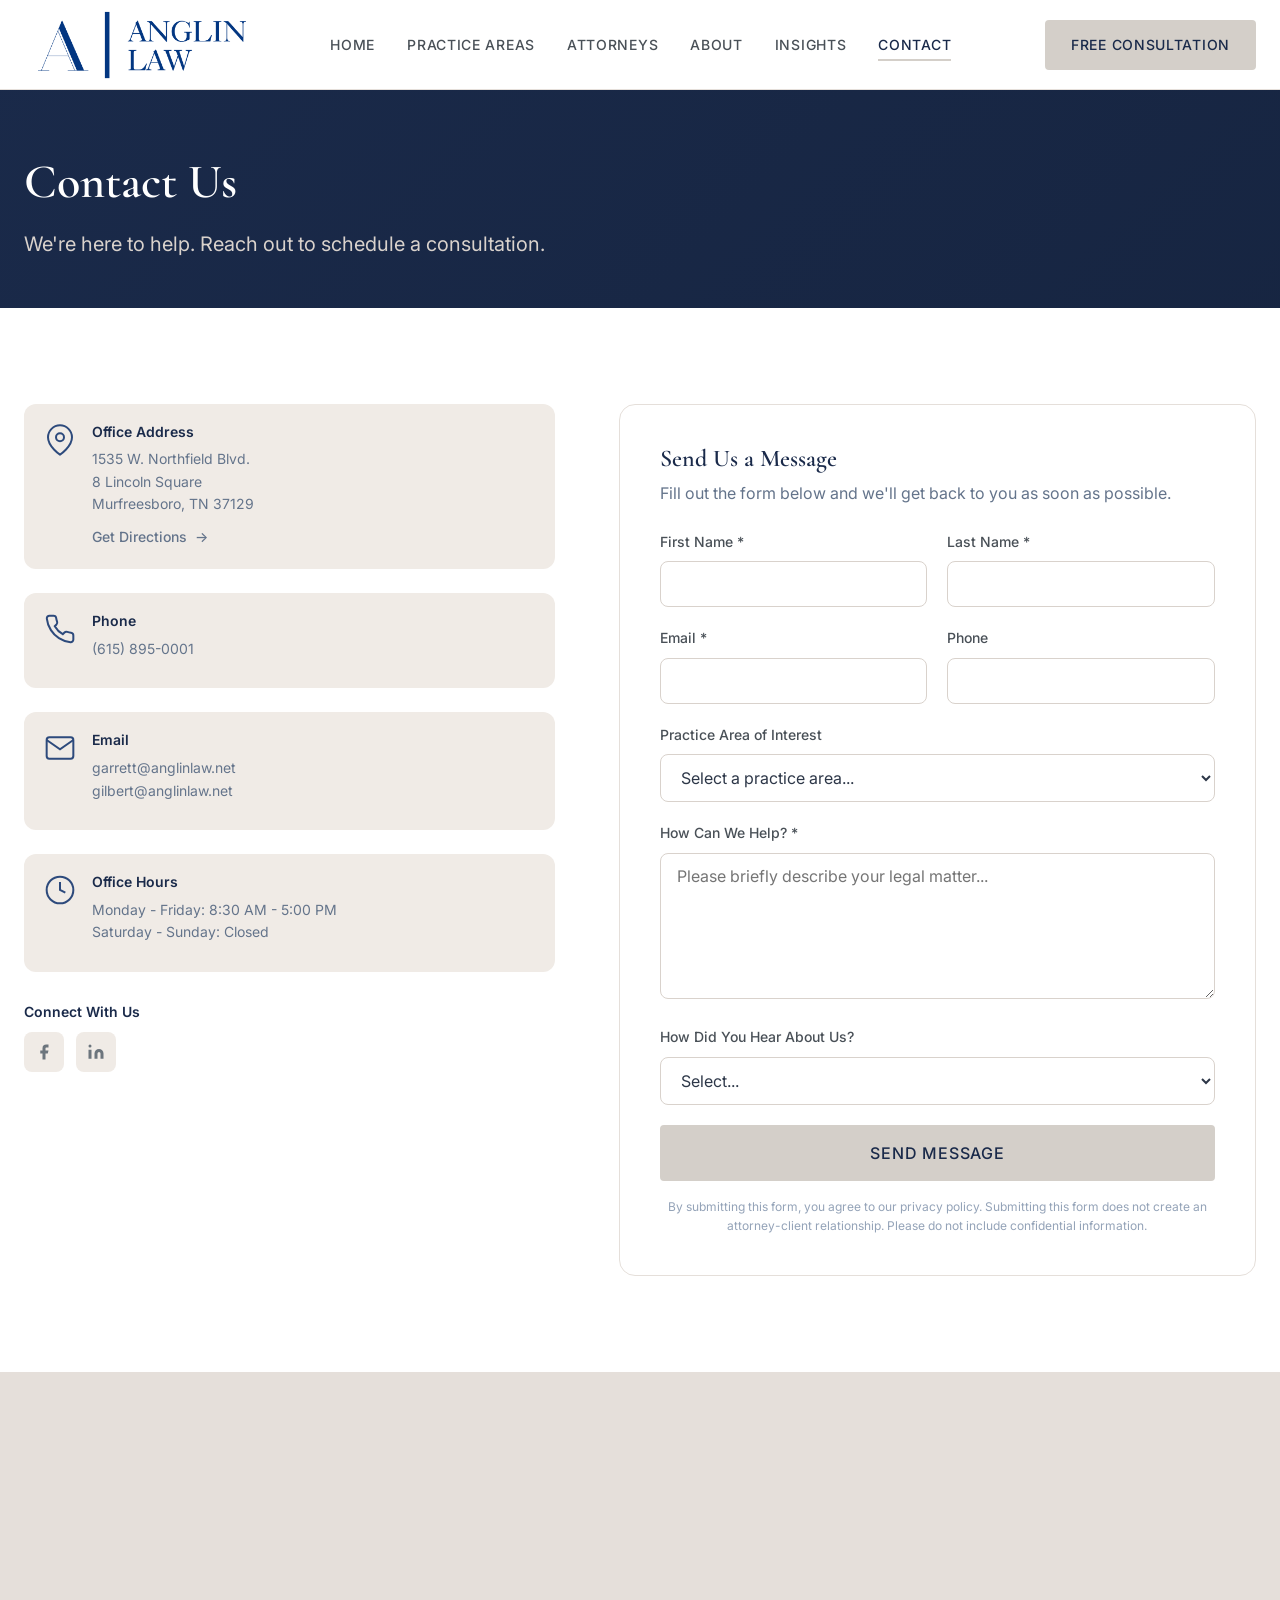
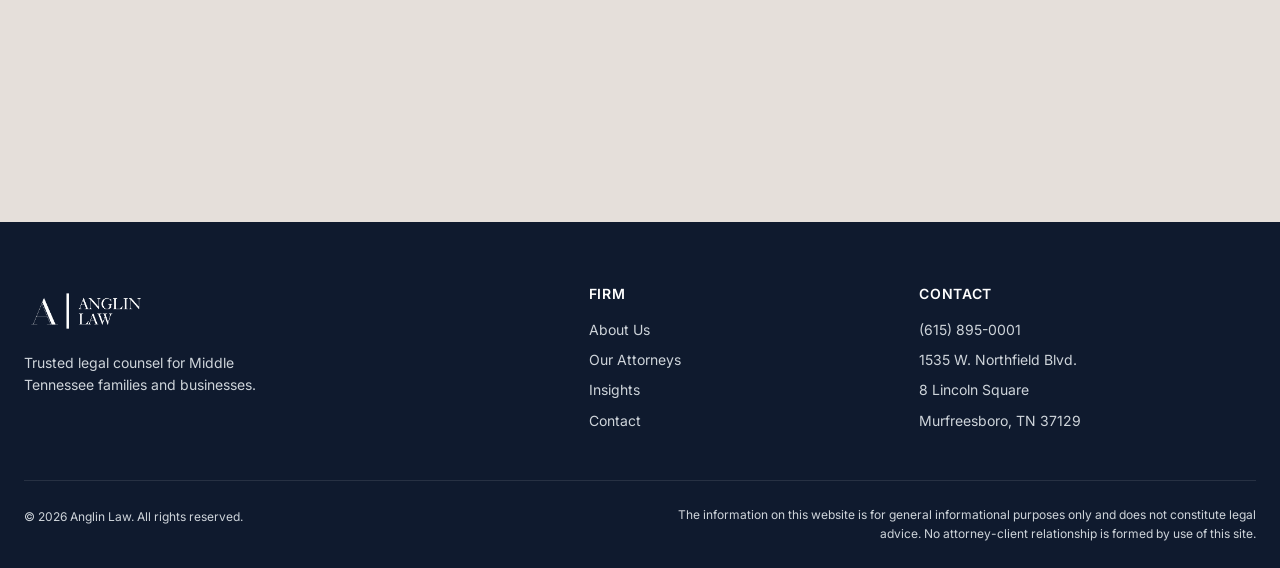
<file: contact.html>
<!DOCTYPE html>
<html lang="en">
<head>
    <meta charset="UTF-8">
    <meta name="viewport" content="width=device-width, initial-scale=1.0">
    <meta name="description" content="Contact Anglin Law in Murfreesboro, Tennessee. Schedule a consultation for your legal needs.">
    <title>Contact Us | Anglin Law</title>
    <link rel="icon" type="image/svg+xml" href="favicon.svg">
    <link rel="preconnect" href="https://fonts.googleapis.com">
    <link rel="preconnect" href="https://fonts.gstatic.com" crossorigin>
    <link href="https://fonts.googleapis.com/css2?family=Cormorant+Garamond:wght@400;500;600;700&family=Inter:wght@300;400;500;600&display=swap" rel="stylesheet">
    <link rel="stylesheet" href="css/styles.css">
</head>
<body>
    <!-- Header -->
    <header class="header" id="header">
        <div class="container">
            <a href="index.html" class="logo">
                <img src="images/logo.png" alt="Anglin Law" class="logo-img">
            </a>
            <nav class="nav" id="nav">
                <ul class="nav-list">
                    <li><a href="index.html" class="nav-link">Home</a></li>
                    <li><a href="practice-areas.html" class="nav-link">Practice Areas</a></li>
                    <li><a href="attorneys.html" class="nav-link">Attorneys</a></li>
                    <li><a href="about.html" class="nav-link">About</a></li>
                    <li><a href="insights.html" class="nav-link">Insights</a></li>
                    <li><a href="contact.html" class="nav-link active">Contact</a></li>
                </ul>
            </nav>
            <a href="contact.html" class="btn btn-primary header-cta">Free Consultation</a>
            <button class="mobile-toggle" id="mobile-toggle" aria-label="Toggle menu">
                <span></span>
                <span></span>
                <span></span>
            </button>
        </div>
    </header>

    <!-- Page Hero -->
    <section class="page-hero page-hero-small">
        <div class="page-hero-bg">
            <div class="page-hero-overlay"></div>
        </div>
        <div class="container">
            <div class="page-hero-content">
                <h1 class="page-hero-title fade-in">Contact Us</h1>
                <p class="page-hero-description fade-in">We're here to help. Reach out to schedule a consultation.</p>
            </div>
        </div>
    </section>

    <!-- Contact Section -->
    <section class="contact-page section">
        <div class="container">
            <div class="contact-page-grid">
                <div class="contact-info-full reveal">
                    <div class="contact-details-full">
                        <div class="contact-item-large">
                            <div class="contact-icon-large">
                                <svg xmlns="http://www.w3.org/2000/svg" viewBox="0 0 24 24" fill="none" stroke="currentColor" stroke-width="1.5">
                                    <path d="M21 10c0 7-9 13-9 13s-9-6-9-13a9 9 0 0 1 18 0z"></path>
                                    <circle cx="12" cy="10" r="3"></circle>
                                </svg>
                            </div>
                            <div>
                                <h4>Office Address</h4>
                                <p>1535 W. Northfield Blvd.<br>8 Lincoln Square<br>Murfreesboro, TN 37129</p>
                                <a href="https://maps.google.com/?q=1535+W+Northfield+Blvd,+Suite+8,+Murfreesboro,+TN+37129" target="_blank" rel="noopener" class="link-arrow">Get Directions</a>
                            </div>
                        </div>

                        <div class="contact-item-large">
                            <div class="contact-icon-large">
                                <svg xmlns="http://www.w3.org/2000/svg" viewBox="0 0 24 24" fill="none" stroke="currentColor" stroke-width="1.5">
                                    <path d="M22 16.92v3a2 2 0 0 1-2.18 2 19.79 19.79 0 0 1-8.63-3.07 19.5 19.5 0 0 1-6-6 19.79 19.79 0 0 1-3.07-8.67A2 2 0 0 1 4.11 2h3a2 2 0 0 1 2 1.72 12.84 12.84 0 0 0 .7 2.81 2 2 0 0 1-.45 2.11L8.09 9.91a16 16 0 0 0 6 6l1.27-1.27a2 2 0 0 1 2.11-.45 12.84 12.84 0 0 0 2.81.7A2 2 0 0 1 22 16.92z"></path>
                                </svg>
                            </div>
                            <div>
                                <h4>Phone</h4>
                                <p><a href="tel:615-895-0001">(615) 895-0001</a></p>
                            </div>
                        </div>

                        <div class="contact-item-large">
                            <div class="contact-icon-large">
                                <svg xmlns="http://www.w3.org/2000/svg" viewBox="0 0 24 24" fill="none" stroke="currentColor" stroke-width="1.5">
                                    <path d="M4 4h16c1.1 0 2 .9 2 2v12c0 1.1-.9 2-2 2H4c-1.1 0-2-.9-2-2V6c0-1.1.9-2 2-2z"></path>
                                    <polyline points="22,6 12,13 2,6"></polyline>
                                </svg>
                            </div>
                            <div>
                                <h4>Email</h4>
                                <p>
                                    <a href="mailto:garrett@anglinlaw.net">garrett@anglinlaw.net</a><br>
                                    <a href="mailto:gilbert@anglinlaw.net">gilbert@anglinlaw.net</a>
                                </p>
                            </div>
                        </div>

                        <div class="contact-item-large">
                            <div class="contact-icon-large">
                                <svg xmlns="http://www.w3.org/2000/svg" viewBox="0 0 24 24" fill="none" stroke="currentColor" stroke-width="1.5">
                                    <circle cx="12" cy="12" r="10"></circle>
                                    <polyline points="12 6 12 12 16 14"></polyline>
                                </svg>
                            </div>
                            <div>
                                <h4>Office Hours</h4>
                                <p>
                                    Monday - Friday: 8:30 AM - 5:00 PM<br>
                                    Saturday - Sunday: Closed
                                </p>
                            </div>
                        </div>
                    </div>

                    <div class="social-links-large">
                        <h4>Connect With Us</h4>
                        <div class="social-links">
                            <a href="https://facebook.com/anglinlaw/" target="_blank" rel="noopener noreferrer" class="social-link" aria-label="Facebook">
                                <svg xmlns="http://www.w3.org/2000/svg" viewBox="0 0 24 24" fill="currentColor">
                                    <path d="M18 2h-3a5 5 0 0 0-5 5v3H7v4h3v8h4v-8h3l1-4h-4V7a1 1 0 0 1 1-1h3z"></path>
                                </svg>
                            </a>
                            <a href="https://linkedin.com/company/anglin-law" target="_blank" rel="noopener noreferrer" class="social-link" aria-label="LinkedIn">
                                <svg xmlns="http://www.w3.org/2000/svg" viewBox="0 0 24 24" fill="currentColor">
                                    <path d="M16 8a6 6 0 0 1 6 6v7h-4v-7a2 2 0 0 0-2-2 2 2 0 0 0-2 2v7h-4v-7a6 6 0 0 1 6-6z"></path>
                                    <rect x="2" y="9" width="4" height="12"></rect>
                                    <circle cx="4" cy="4" r="2"></circle>
                                </svg>
                            </a>
                        </div>
                    </div>
                </div>

                <div class="contact-form-full reveal">
                    <div class="contact-form-wrapper">
                        <h3>Send Us a Message</h3>
                        <p>Fill out the form below and we'll get back to you as soon as possible.</p>

                        <form class="contact-form" id="contact-form" name="contact-page" method="POST" data-netlify="true">
                            <input type="hidden" name="form-name" value="contact-page">
                            <div class="form-row">
                                <div class="form-group">
                                    <label for="first-name">First Name *</label>
                                    <input type="text" id="first-name" name="first-name" required>
                                </div>
                                <div class="form-group">
                                    <label for="last-name">Last Name *</label>
                                    <input type="text" id="last-name" name="last-name" required>
                                </div>
                            </div>
                            <div class="form-row">
                                <div class="form-group">
                                    <label for="email">Email *</label>
                                    <input type="email" id="email" name="email" required>
                                </div>
                                <div class="form-group">
                                    <label for="phone">Phone</label>
                                    <input type="tel" id="phone" name="phone">
                                </div>
                            </div>
                            <div class="form-group">
                                <label for="practice-area">Practice Area of Interest</label>
                                <select id="practice-area" name="practice-area">
                                    <option value="">Select a practice area...</option>
                                    <option value="real-estate">Real Estate Law</option>
                                    <option value="business">Business Law</option>
                                    <option value="contracts">Contracts</option>
                                    <option value="litigation">Civil Litigation</option>
                                    <option value="personal-injury">Personal Injury</option>
                                    <option value="premises">Premises Liability</option>
                                    <option value="construction">Construction Law</option>
                                    <option value="estates">Trusts and Estates</option>
                                    <option value="other">Other</option>
                                </select>
                            </div>
                            <div class="form-group">
                                <label for="message">How Can We Help? *</label>
                                <textarea id="message" name="message" rows="6" required placeholder="Please briefly describe your legal matter..."></textarea>
                            </div>
                            <div class="form-group">
                                <label for="how-heard">How Did You Hear About Us?</label>
                                <select id="how-heard" name="how-heard">
                                    <option value="">Select...</option>
                                    <option value="referral">Referral from friend/family</option>
                                    <option value="attorney-referral">Attorney Referral</option>
                                    <option value="google">Google Search</option>
                                    <option value="social-media">Social Media</option>
                                    <option value="returning">Returning Client</option>
                                    <option value="other">Other</option>
                                </select>
                            </div>
                            <button type="submit" class="btn btn-primary btn-lg btn-full">Send Message</button>
                            <p class="form-disclaimer">By submitting this form, you agree to our privacy policy. Submitting this form does not create an attorney-client relationship. Please do not include confidential information.</p>
                        </form>
                    </div>
                </div>
            </div>
        </div>
    </section>

    <!-- Map Section -->
    <section class="map-section">
        <div class="map-container">
            <iframe
                src="https://www.google.com/maps?q=1535+W+Northfield+Blvd,+Suite+8,+Murfreesboro,+TN+37129&output=embed"
                width="100%"
                height="450"
                style="border:0;"
                allowfullscreen=""
                loading="lazy"
                referrerpolicy="no-referrer-when-downgrade"
                title="Anglin Law Office Location">
            </iframe>
        </div>
    </section>

    <!-- Footer -->
    <footer class="footer">
        <div class="container">
            <div class="footer-main">
                <div class="footer-brand">
                    <a href="index.html" class="logo">
                        <img src="images/logo.png" alt="Anglin Law" class="logo-img">
                    </a>
                    <p class="footer-tagline">Trusted legal counsel for Middle Tennessee families and businesses.</p>
                </div>
                <div class="footer-links">
                    <div class="footer-column">
                        <h4>Firm</h4>
                        <ul>
                            <li><a href="about.html">About Us</a></li>
                            <li><a href="attorneys.html">Our Attorneys</a></li>
                            <li><a href="insights.html">Insights</a></li>
                            <li><a href="contact.html">Contact</a></li>
                        </ul>
                    </div>
                    <div class="footer-column">
                        <h4>Contact</h4>
                        <ul>
                            <li><a href="tel:615-895-0001">(615) 895-0001</a></li>
                            <li>1535 W. Northfield Blvd.</li>
                            <li>8 Lincoln Square</li>
                            <li>Murfreesboro, TN 37129</li>
                        </ul>
                    </div>
                </div>
            </div>
            <div class="footer-bottom">
                <p>&copy; 2026 Anglin Law. All rights reserved.</p>
                <p class="footer-disclaimer">The information on this website is for general informational purposes only and does not constitute legal advice. No attorney-client relationship is formed by use of this site.</p>
            </div>
        </div>
    </footer>

    <script src="js/main.js"></script>
</body>
</html>
</file>
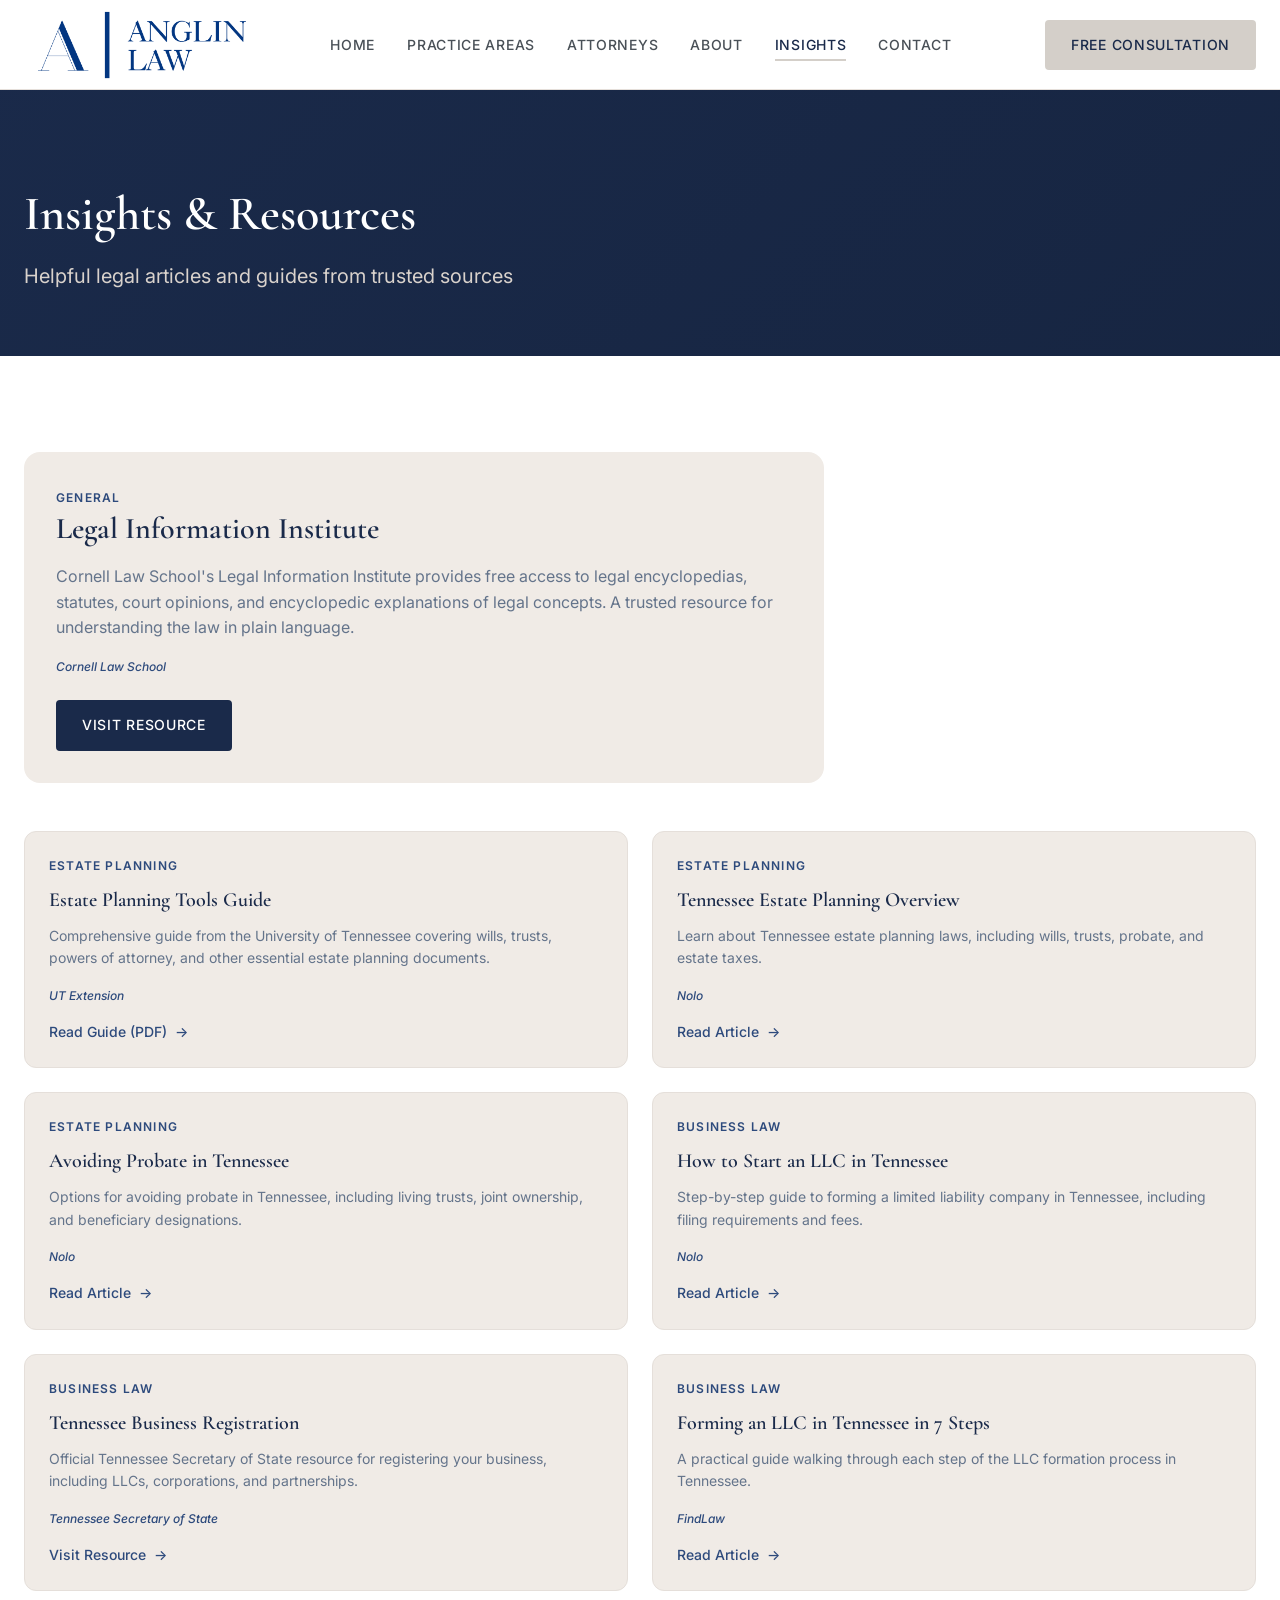
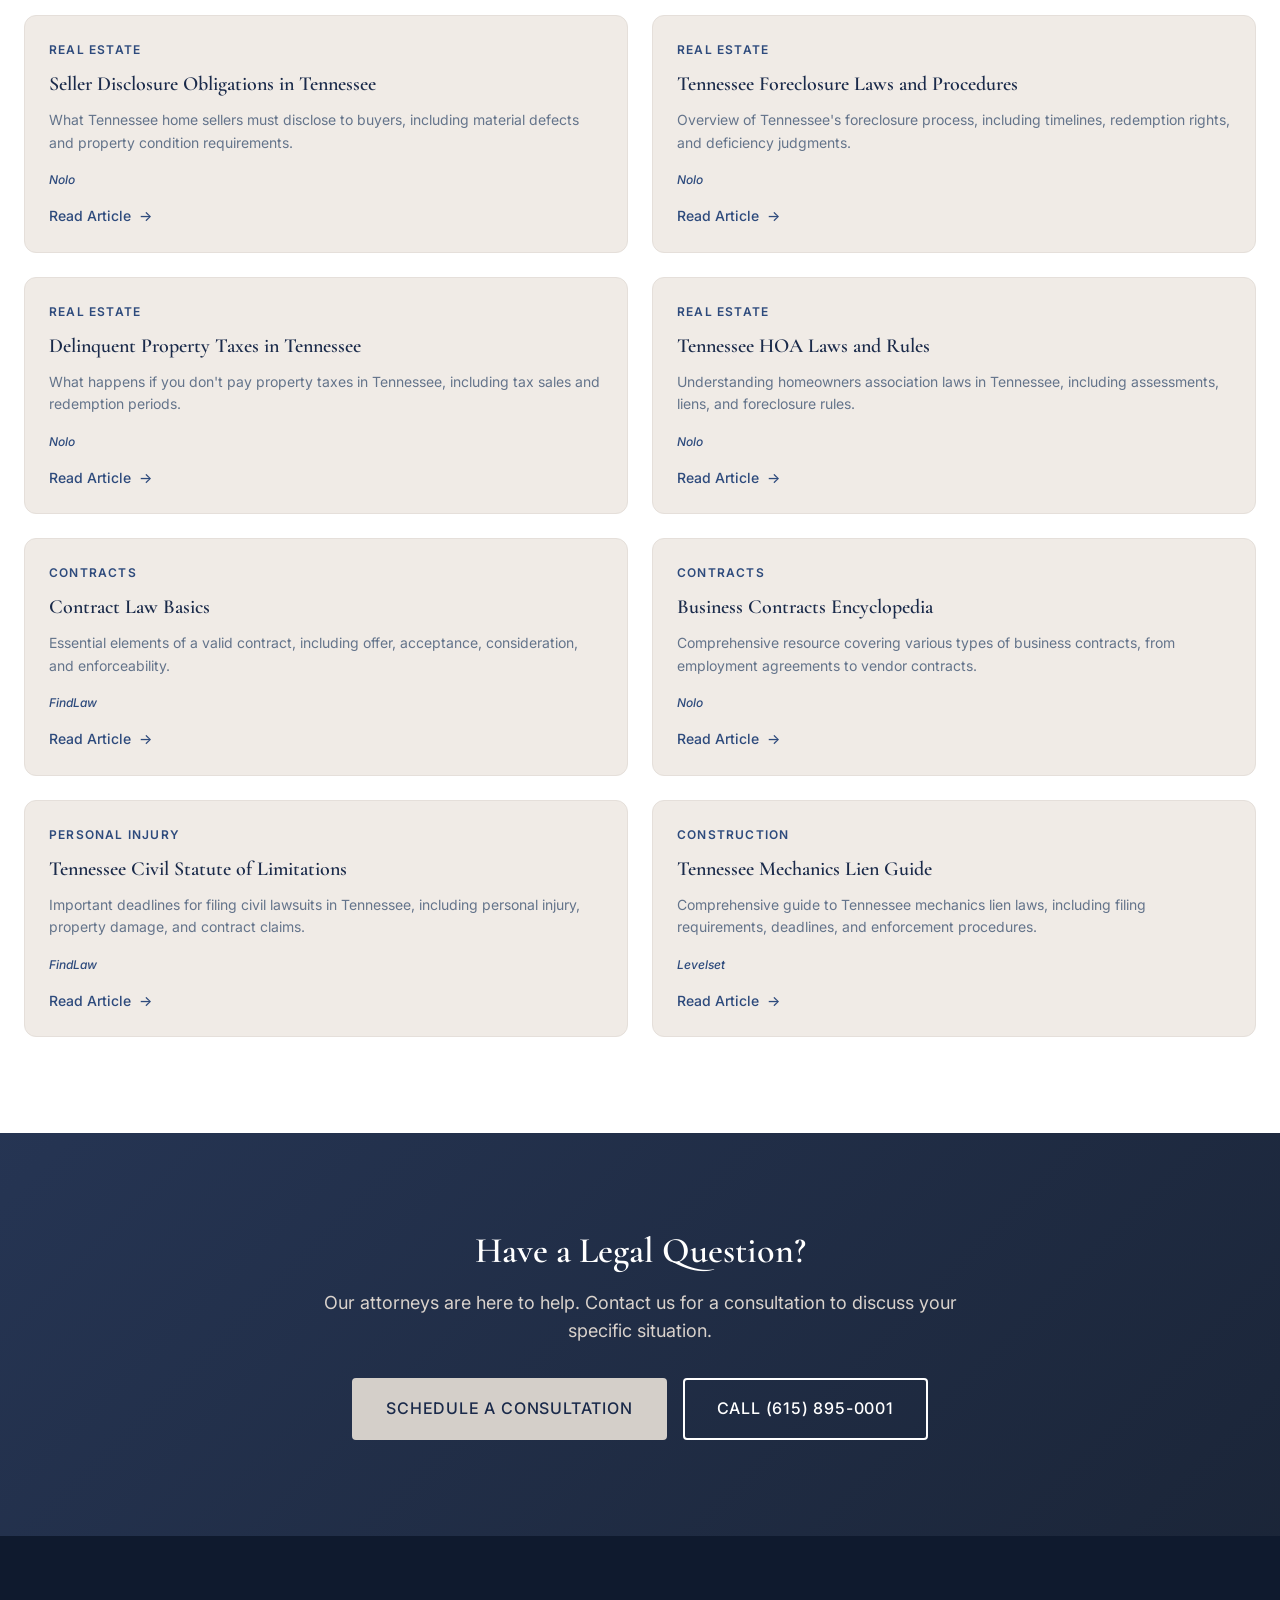
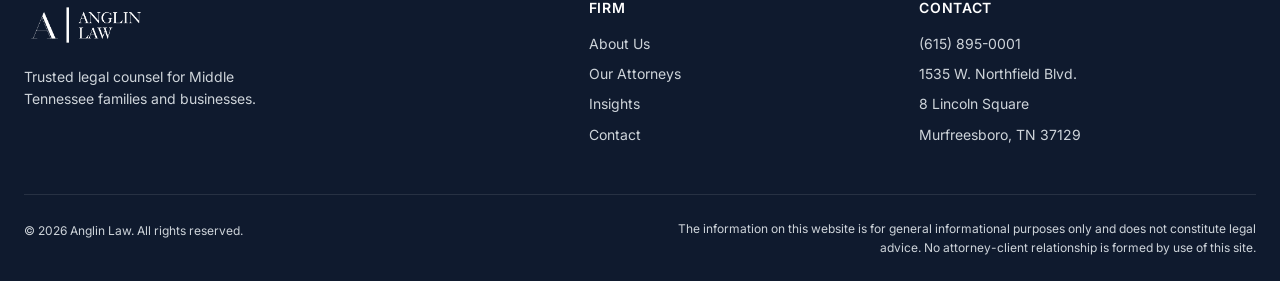
<file: insights.html>
<!DOCTYPE html>
<html lang="en">
<head>
    <meta charset="UTF-8">
    <meta name="viewport" content="width=device-width, initial-scale=1.0">
    <meta name="description" content="Legal resources and helpful articles curated by Anglin Law in Murfreesboro, Tennessee.">
    <title>Insights & Resources | Anglin Law</title>
    <link rel="icon" type="image/svg+xml" href="favicon.svg">
    <link rel="preconnect" href="https://fonts.googleapis.com">
    <link rel="preconnect" href="https://fonts.gstatic.com" crossorigin>
    <link href="https://fonts.googleapis.com/css2?family=Cormorant+Garamond:wght@400;500;600;700&family=Inter:wght@300;400;500;600&display=swap" rel="stylesheet">
    <link rel="stylesheet" href="css/styles.css">
</head>
<body>
    <!-- Header -->
    <header class="header" id="header">
        <div class="container">
            <a href="index.html" class="logo">
                <img src="images/logo.png" alt="Anglin Law" class="logo-img">
            </a>
            <nav class="nav" id="nav">
                <ul class="nav-list">
                    <li><a href="index.html" class="nav-link">Home</a></li>
                    <li><a href="practice-areas.html" class="nav-link">Practice Areas</a></li>
                    <li><a href="attorneys.html" class="nav-link">Attorneys</a></li>
                    <li><a href="about.html" class="nav-link">About</a></li>
                    <li><a href="insights.html" class="nav-link active">Insights</a></li>
                    <li><a href="contact.html" class="nav-link">Contact</a></li>
                </ul>
            </nav>
            <a href="contact.html" class="btn btn-primary header-cta">Free Consultation</a>
            <button class="mobile-toggle" id="mobile-toggle" aria-label="Toggle menu">
                <span></span>
                <span></span>
                <span></span>
            </button>
        </div>
    </header>

    <!-- Page Hero -->
    <section class="page-hero">
        <div class="page-hero-bg">
            <div class="page-hero-overlay"></div>
        </div>
        <div class="container">
            <div class="page-hero-content">
                <h1 class="page-hero-title fade-in">Insights & Resources</h1>
                <p class="page-hero-description fade-in">Helpful legal articles and guides from trusted sources</p>
            </div>
        </div>
    </section>

    <!-- Resources Grid -->
    <section class="section">
        <div class="container">
            <div class="insights-page-grid">

                <!-- Featured Resource -->
                <article class="insight-card-large insight-card-text-only reveal" data-category="general">
                    <div class="insight-card-large-content">
                        <span class="insight-category">General</span>
                        <h2 class="insight-card-large-title">Legal Information Institute</h2>
                        <p class="insight-excerpt">Cornell Law School's Legal Information Institute provides free access to legal encyclopedias, statutes, court opinions, and encyclopedic explanations of legal concepts. A trusted resource for understanding the law in plain language.</p>
                        <div class="insight-meta">
                            <span class="insight-source">Cornell Law School</span>
                        </div>
                        <a href="https://www.law.cornell.edu/" target="_blank" rel="noopener noreferrer" class="btn btn-secondary">Visit Resource</a>
                    </div>
                </article>

                <!-- Resources Grid -->
                <div class="insights-articles-grid insights-articles-text-only">

                    <!-- Estate Planning Resources -->
                    <article class="insight-article-card reveal" data-category="estate-planning">
                        <div class="insight-article-content">
                            <span class="insight-category">Estate Planning</span>
                            <h3 class="insight-article-title">Estate Planning Tools Guide</h3>
                            <p class="insight-excerpt">Comprehensive guide from the University of Tennessee covering wills, trusts, powers of attorney, and other essential estate planning documents.</p>
                            <div class="insight-meta">
                                <span class="insight-source">UT Extension</span>
                            </div>
                            <a href="https://utia.tennessee.edu/publications/wp-content/uploads/sites/269/2023/10/SP822E.pdf" target="_blank" rel="noopener noreferrer" class="link-arrow">Read Guide (PDF)</a>
                        </div>
                    </article>

                    <article class="insight-article-card reveal" data-category="estate-planning">
                        <div class="insight-article-content">
                            <span class="insight-category">Estate Planning</span>
                            <h3 class="insight-article-title">Tennessee Estate Planning Overview</h3>
                            <p class="insight-excerpt">Learn about Tennessee estate planning laws, including wills, trusts, probate, and estate taxes.</p>
                            <div class="insight-meta">
                                <span class="insight-source">Nolo</span>
                            </div>
                            <a href="https://www.nolo.com/legal-encyclopedia/tennessee-estate-planning" target="_blank" rel="noopener noreferrer" class="link-arrow">Read Article</a>
                        </div>
                    </article>

                    <article class="insight-article-card reveal" data-category="estate-planning">
                        <div class="insight-article-content">
                            <span class="insight-category">Estate Planning</span>
                            <h3 class="insight-article-title">Avoiding Probate in Tennessee</h3>
                            <p class="insight-excerpt">Options for avoiding probate in Tennessee, including living trusts, joint ownership, and beneficiary designations.</p>
                            <div class="insight-meta">
                                <span class="insight-source">Nolo</span>
                            </div>
                            <a href="https://www.nolo.com/legal-encyclopedia/tennessee-avoiding-probate-31729.html" target="_blank" rel="noopener noreferrer" class="link-arrow">Read Article</a>
                        </div>
                    </article>

                    <!-- Business Law Resources -->
                    <article class="insight-article-card reveal" data-category="business">
                        <div class="insight-article-content">
                            <span class="insight-category">Business Law</span>
                            <h3 class="insight-article-title">How to Start an LLC in Tennessee</h3>
                            <p class="insight-excerpt">Step-by-step guide to forming a limited liability company in Tennessee, including filing requirements and fees.</p>
                            <div class="insight-meta">
                                <span class="insight-source">Nolo</span>
                            </div>
                            <a href="https://www.nolo.com/legal-encyclopedia/tennessee-form-llc-32159.html" target="_blank" rel="noopener noreferrer" class="link-arrow">Read Article</a>
                        </div>
                    </article>

                    <article class="insight-article-card reveal" data-category="business">
                        <div class="insight-article-content">
                            <span class="insight-category">Business Law</span>
                            <h3 class="insight-article-title">Tennessee Business Registration</h3>
                            <p class="insight-excerpt">Official Tennessee Secretary of State resource for registering your business, including LLCs, corporations, and partnerships.</p>
                            <div class="insight-meta">
                                <span class="insight-source">Tennessee Secretary of State</span>
                            </div>
                            <a href="https://sos.tn.gov/businesses" target="_blank" rel="noopener noreferrer" class="link-arrow">Visit Resource</a>
                        </div>
                    </article>

                    <article class="insight-article-card reveal" data-category="business">
                        <div class="insight-article-content">
                            <span class="insight-category">Business Law</span>
                            <h3 class="insight-article-title">Forming an LLC in Tennessee in 7 Steps</h3>
                            <p class="insight-excerpt">A practical guide walking through each step of the LLC formation process in Tennessee.</p>
                            <div class="insight-meta">
                                <span class="insight-source">FindLaw</span>
                            </div>
                            <a href="https://www.findlaw.com/state/tennessee-law/forming-an-llc-in-tennessee-1.html" target="_blank" rel="noopener noreferrer" class="link-arrow">Read Article</a>
                        </div>
                    </article>

                    <!-- Real Estate Resources -->
                    <article class="insight-article-card reveal" data-category="real-estate">
                        <div class="insight-article-content">
                            <span class="insight-category">Real Estate</span>
                            <h3 class="insight-article-title">Seller Disclosure Obligations in Tennessee</h3>
                            <p class="insight-excerpt">What Tennessee home sellers must disclose to buyers, including material defects and property condition requirements.</p>
                            <div class="insight-meta">
                                <span class="insight-source">Nolo</span>
                            </div>
                            <a href="https://www.nolo.com/legal-encyclopedia/selling-tennessee-home-disclosure-obligations.html" target="_blank" rel="noopener noreferrer" class="link-arrow">Read Article</a>
                        </div>
                    </article>

                    <article class="insight-article-card reveal" data-category="real-estate">
                        <div class="insight-article-content">
                            <span class="insight-category">Real Estate</span>
                            <h3 class="insight-article-title">Tennessee Foreclosure Laws and Procedures</h3>
                            <p class="insight-excerpt">Overview of Tennessee's foreclosure process, including timelines, redemption rights, and deficiency judgments.</p>
                            <div class="insight-meta">
                                <span class="insight-source">Nolo</span>
                            </div>
                            <a href="https://www.nolo.com/legal-encyclopedia/summary-tennessees-foreclosure-laws.html" target="_blank" rel="noopener noreferrer" class="link-arrow">Read Article</a>
                        </div>
                    </article>

                    <article class="insight-article-card reveal" data-category="real-estate">
                        <div class="insight-article-content">
                            <span class="insight-category">Real Estate</span>
                            <h3 class="insight-article-title">Delinquent Property Taxes in Tennessee</h3>
                            <p class="insight-excerpt">What happens if you don't pay property taxes in Tennessee, including tax sales and redemption periods.</p>
                            <div class="insight-meta">
                                <span class="insight-source">Nolo</span>
                            </div>
                            <a href="https://www.nolo.com/legal-encyclopedia/what-happens-if-i-dont-pay-property-taxes-tennessee.html" target="_blank" rel="noopener noreferrer" class="link-arrow">Read Article</a>
                        </div>
                    </article>

                    <article class="insight-article-card reveal" data-category="real-estate">
                        <div class="insight-article-content">
                            <span class="insight-category">Real Estate</span>
                            <h3 class="insight-article-title">Tennessee HOA Laws and Rules</h3>
                            <p class="insight-excerpt">Understanding homeowners association laws in Tennessee, including assessments, liens, and foreclosure rules.</p>
                            <div class="insight-meta">
                                <span class="insight-source">Nolo</span>
                            </div>
                            <a href="https://www.nolo.com/legal-encyclopedia/tennessee-hoa-coa-foreclosures.html" target="_blank" rel="noopener noreferrer" class="link-arrow">Read Article</a>
                        </div>
                    </article>

                    <!-- Contracts Resources -->
                    <article class="insight-article-card reveal" data-category="contracts">
                        <div class="insight-article-content">
                            <span class="insight-category">Contracts</span>
                            <h3 class="insight-article-title">Contract Law Basics</h3>
                            <p class="insight-excerpt">Essential elements of a valid contract, including offer, acceptance, consideration, and enforceability.</p>
                            <div class="insight-meta">
                                <span class="insight-source">FindLaw</span>
                            </div>
                            <a href="https://www.findlaw.com/smallbusiness/business-contracts-forms/contracts-basics.html" target="_blank" rel="noopener noreferrer" class="link-arrow">Read Article</a>
                        </div>
                    </article>

                    <article class="insight-article-card reveal" data-category="contracts">
                        <div class="insight-article-content">
                            <span class="insight-category">Contracts</span>
                            <h3 class="insight-article-title">Business Contracts Encyclopedia</h3>
                            <p class="insight-excerpt">Comprehensive resource covering various types of business contracts, from employment agreements to vendor contracts.</p>
                            <div class="insight-meta">
                                <span class="insight-source">Nolo</span>
                            </div>
                            <a href="https://www.nolo.com/legal-encyclopedia/contracts" target="_blank" rel="noopener noreferrer" class="link-arrow">Read Article</a>
                        </div>
                    </article>

                    <!-- Personal Injury Resources -->
                    <article class="insight-article-card reveal" data-category="personal-injury">
                        <div class="insight-article-content">
                            <span class="insight-category">Personal Injury</span>
                            <h3 class="insight-article-title">Tennessee Civil Statute of Limitations</h3>
                            <p class="insight-excerpt">Important deadlines for filing civil lawsuits in Tennessee, including personal injury, property damage, and contract claims.</p>
                            <div class="insight-meta">
                                <span class="insight-source">FindLaw</span>
                            </div>
                            <a href="https://www.findlaw.com/state/tennessee-law/tennessee-civil-statute-of-limitations-laws.html" target="_blank" rel="noopener noreferrer" class="link-arrow">Read Article</a>
                        </div>
                    </article>

                    <!-- Construction Law Resources -->
                    <article class="insight-article-card reveal" data-category="construction">
                        <div class="insight-article-content">
                            <span class="insight-category">Construction</span>
                            <h3 class="insight-article-title">Tennessee Mechanics Lien Guide</h3>
                            <p class="insight-excerpt">Comprehensive guide to Tennessee mechanics lien laws, including filing requirements, deadlines, and enforcement procedures.</p>
                            <div class="insight-meta">
                                <span class="insight-source">Levelset</span>
                            </div>
                            <a href="https://www.levelset.com/mechanics-lien/tennessee-lien-law-faqs/" target="_blank" rel="noopener noreferrer" class="link-arrow">Read Article</a>
                        </div>
                    </article>

                </div>

            </div>
        </div>
    </section>

    <!-- CTA Section -->
    <section class="cta-section">
        <div class="cta-bg">
            <div class="cta-overlay"></div>
        </div>
        <div class="container">
            <div class="cta-content reveal">
                <h2 class="cta-title">Have a Legal Question?</h2>
                <p class="cta-description">Our attorneys are here to help. Contact us for a consultation to discuss your specific situation.</p>
                <div class="cta-buttons">
                    <a href="contact.html" class="btn btn-primary btn-lg">Schedule a Consultation</a>
                    <a href="tel:615-895-0001" class="btn btn-outline-light btn-lg">Call (615) 895-0001</a>
                </div>
            </div>
        </div>
    </section>

    <!-- Footer -->
    <footer class="footer">
        <div class="container">
            <div class="footer-main">
                <div class="footer-brand">
                    <a href="index.html" class="logo">
                        <img src="images/logo.png" alt="Anglin Law" class="logo-img">
                    </a>
                    <p class="footer-tagline">Trusted legal counsel for Middle Tennessee families and businesses.</p>
                </div>
                <div class="footer-links">
                    <div class="footer-column">
                        <h4>Firm</h4>
                        <ul>
                            <li><a href="about.html">About Us</a></li>
                            <li><a href="attorneys.html">Our Attorneys</a></li>
                            <li><a href="insights.html">Insights</a></li>
                            <li><a href="contact.html">Contact</a></li>
                        </ul>
                    </div>
                    <div class="footer-column">
                        <h4>Contact</h4>
                        <ul>
                            <li><a href="tel:615-895-0001">(615) 895-0001</a></li>
                            <li>1535 W. Northfield Blvd.</li>
                            <li>8 Lincoln Square</li>
                            <li>Murfreesboro, TN 37129</li>
                        </ul>
                    </div>
                </div>
            </div>
            <div class="footer-bottom">
                <p>&copy; 2026 Anglin Law. All rights reserved.</p>
                <p class="footer-disclaimer">The information on this website is for general informational purposes only and does not constitute legal advice. No attorney-client relationship is formed by use of this site.</p>
            </div>
        </div>
    </footer>

    <script src="js/main.js"></script>
</body>
</html>
</file>
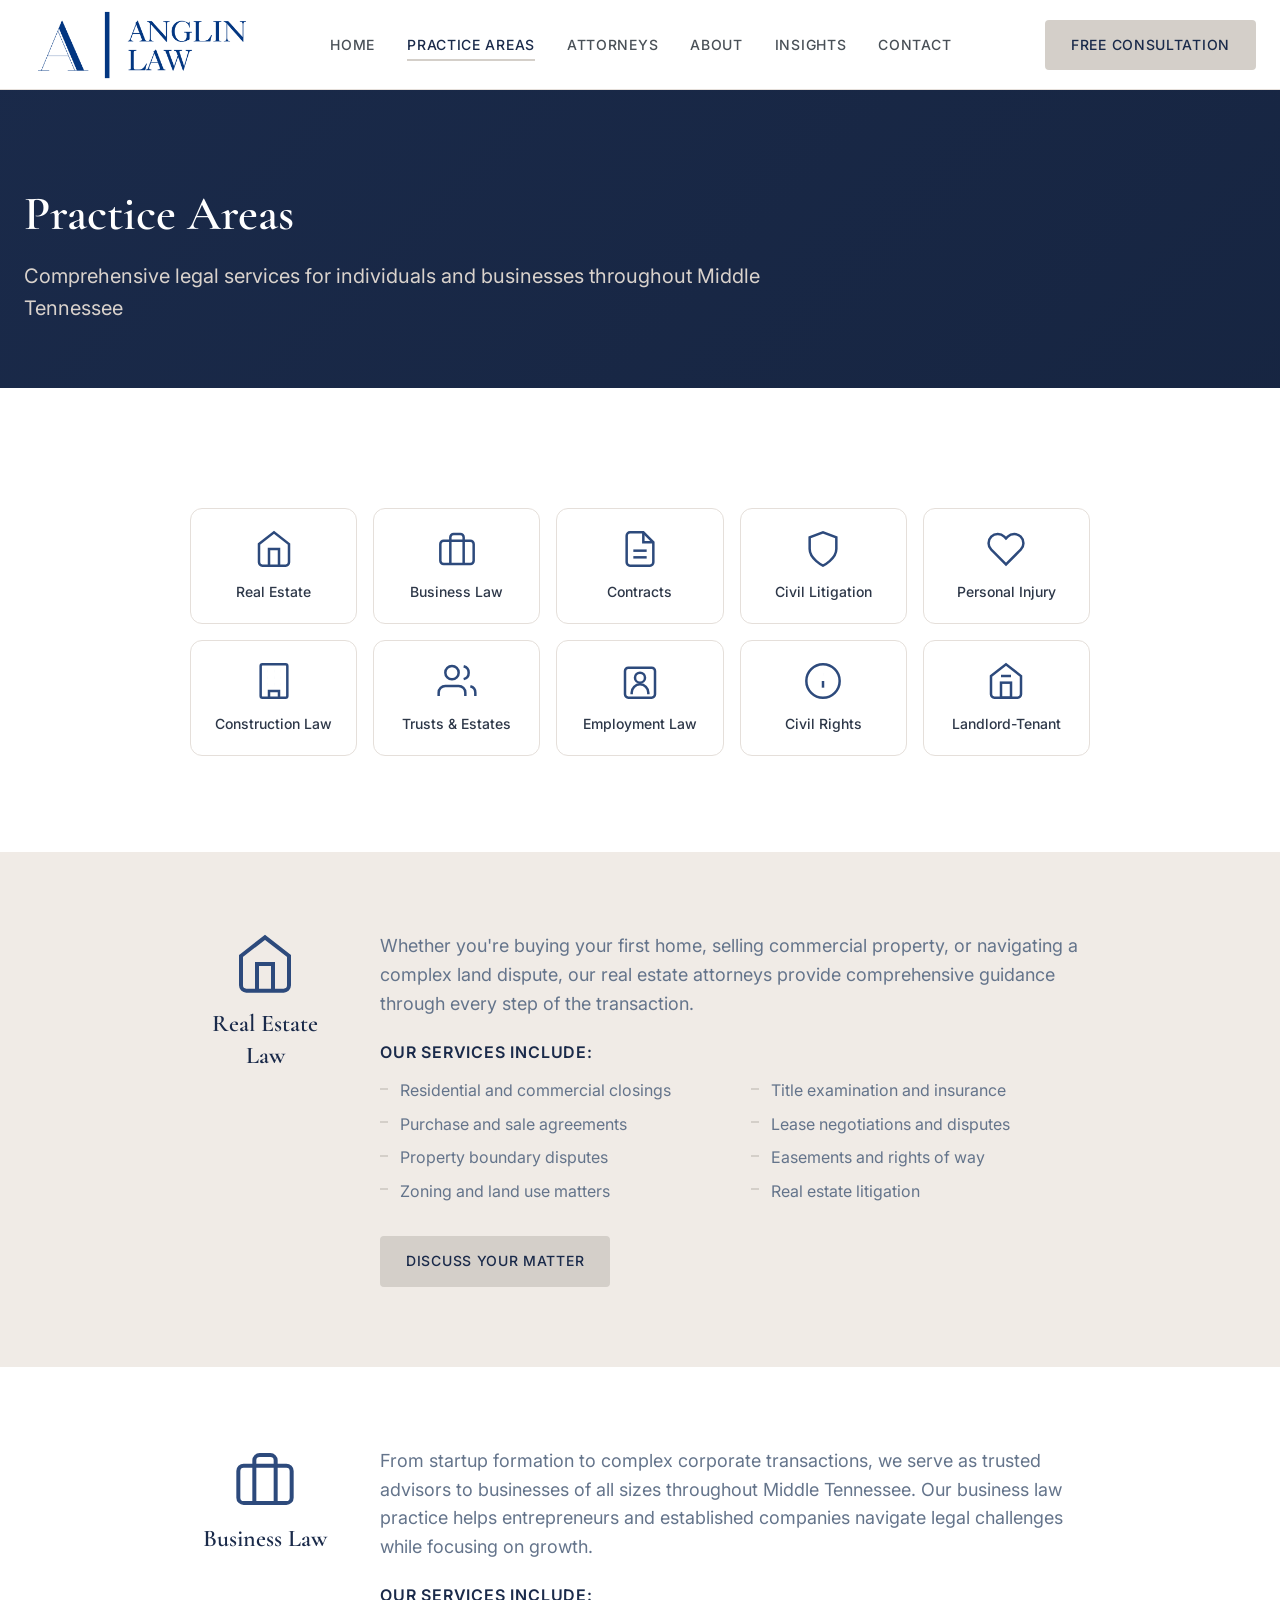
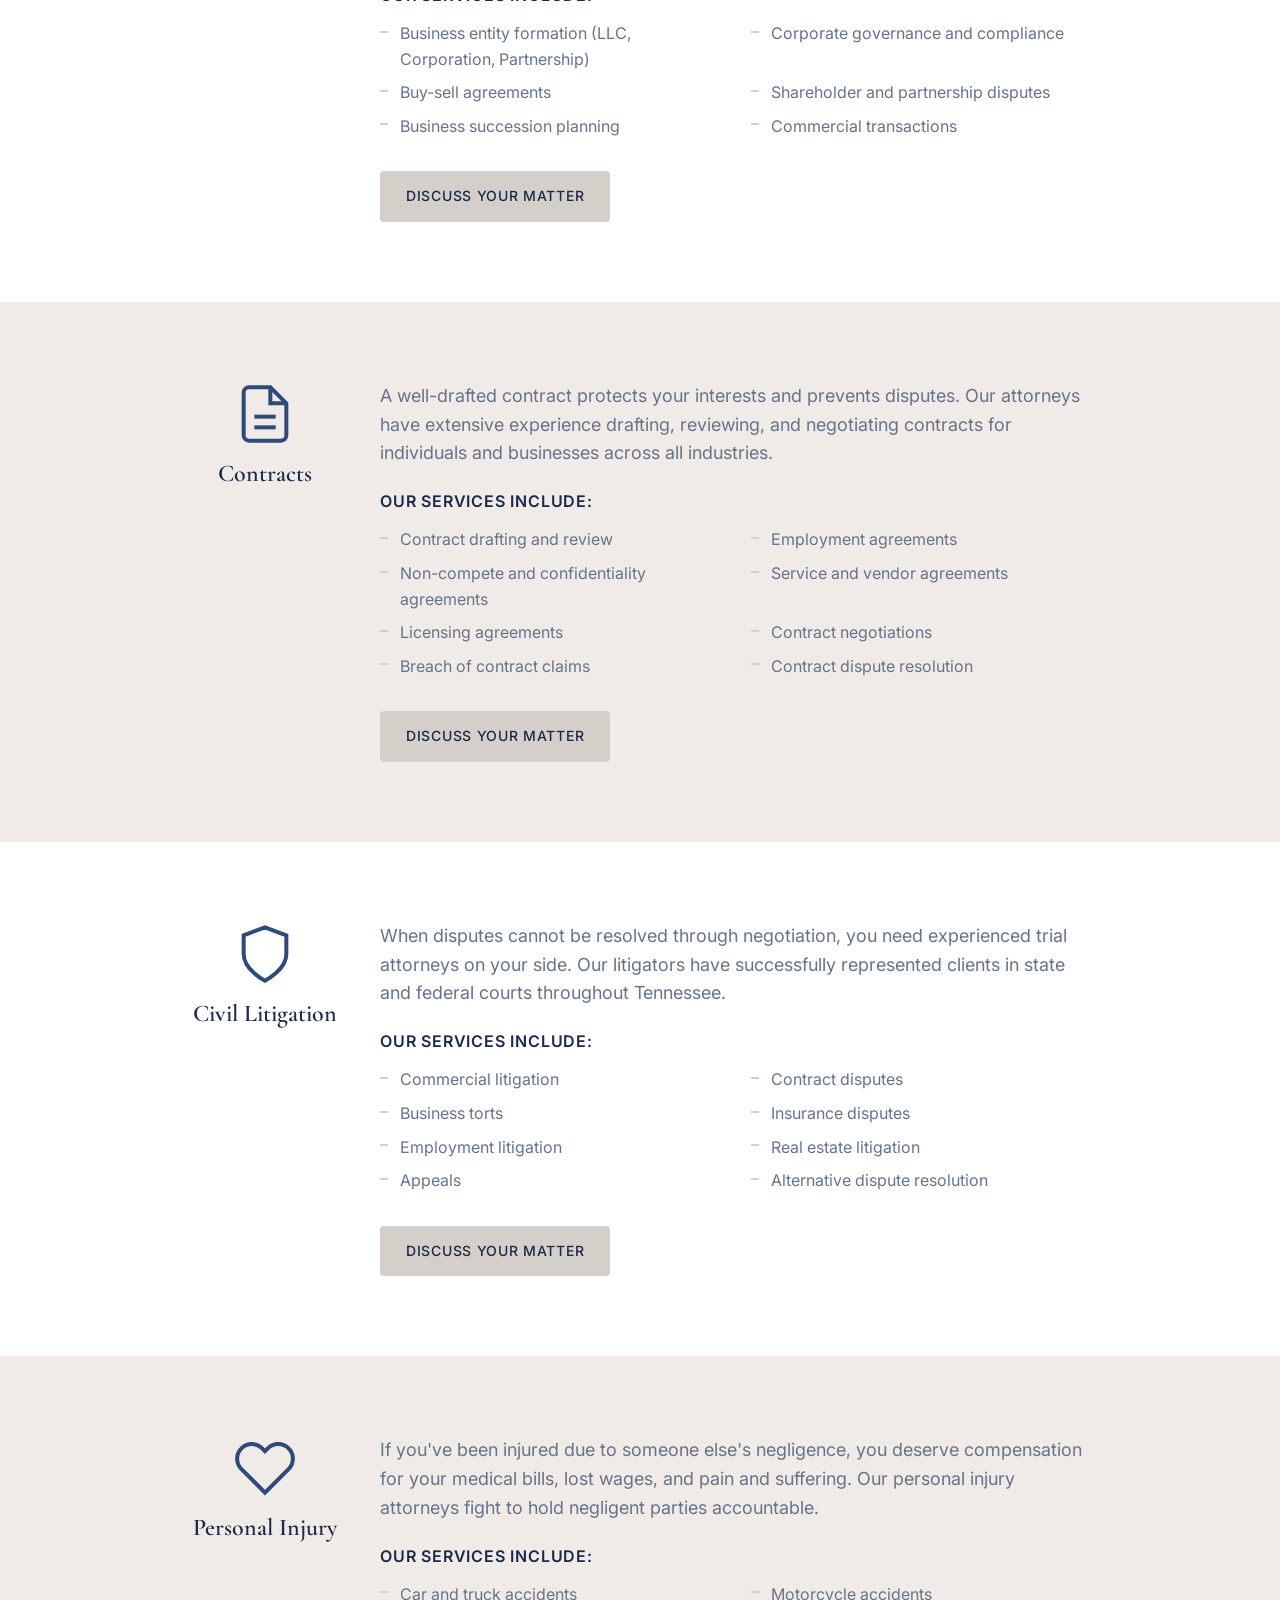
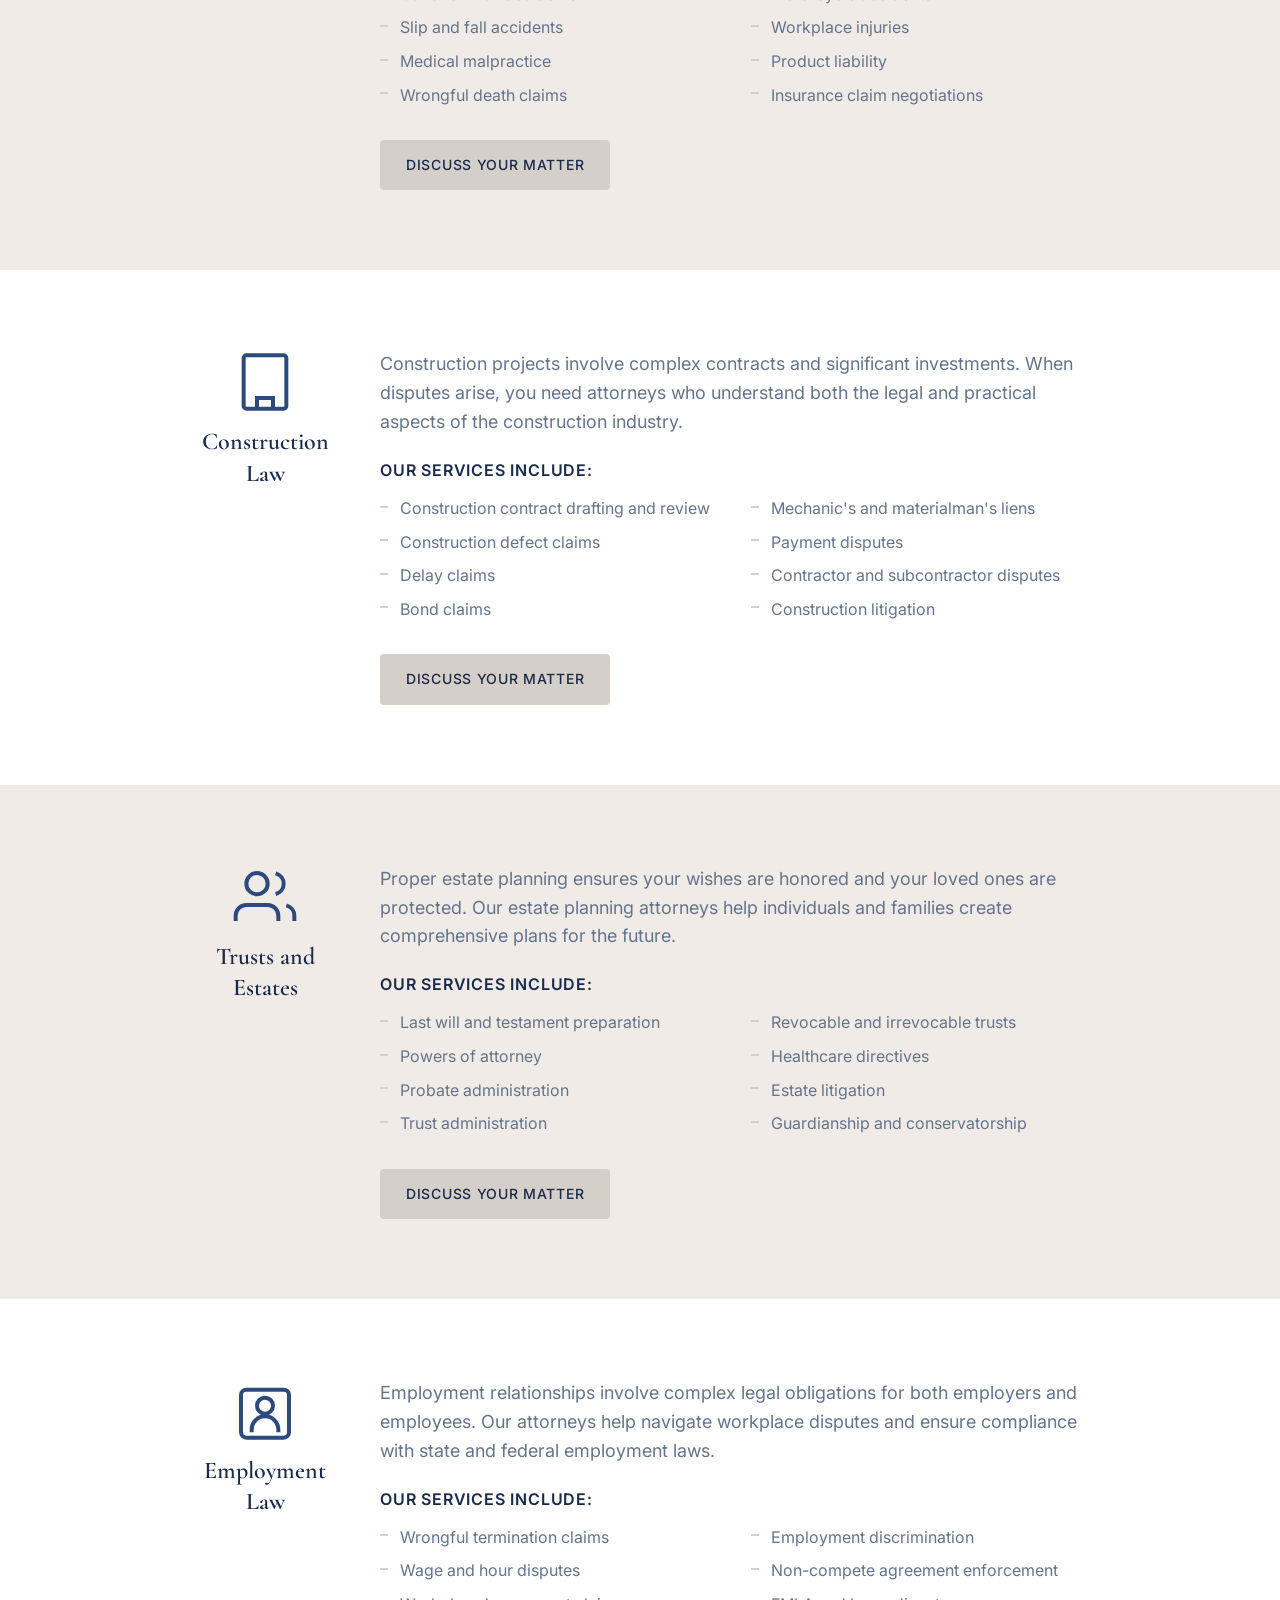
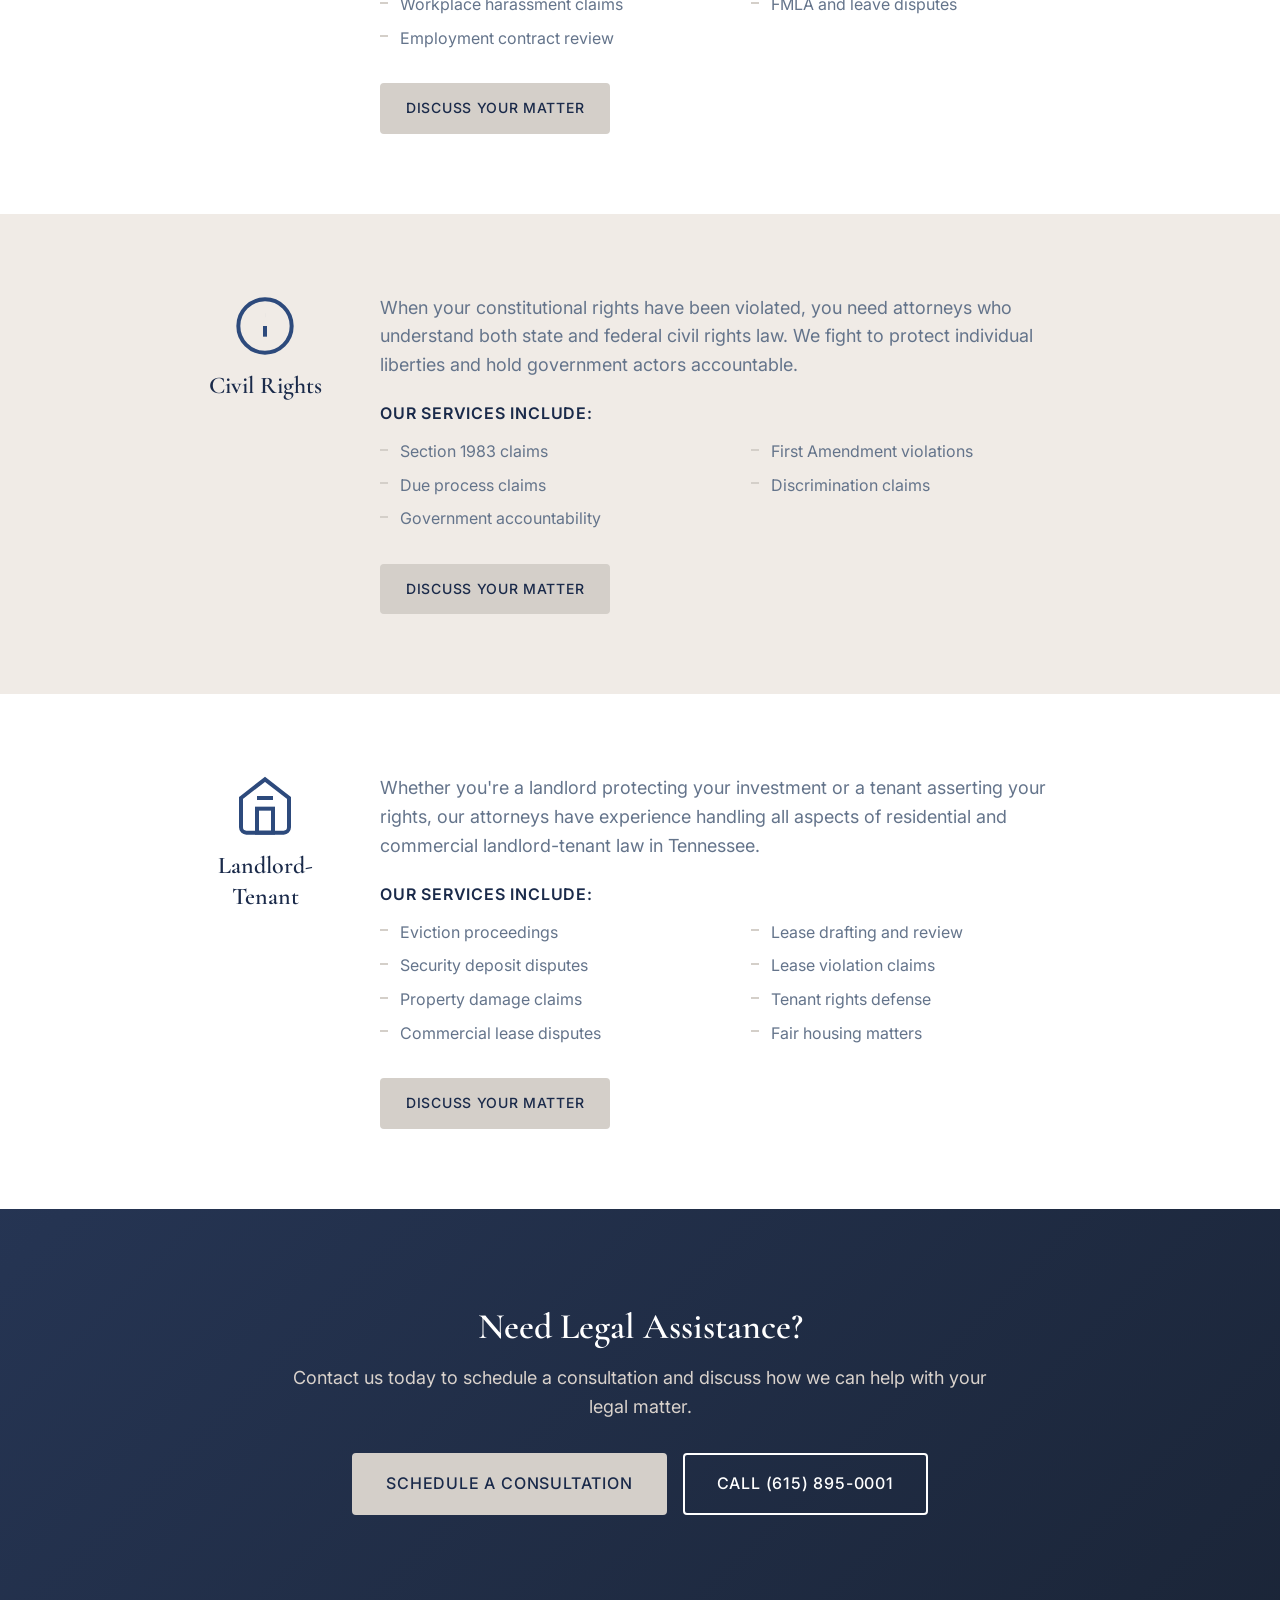
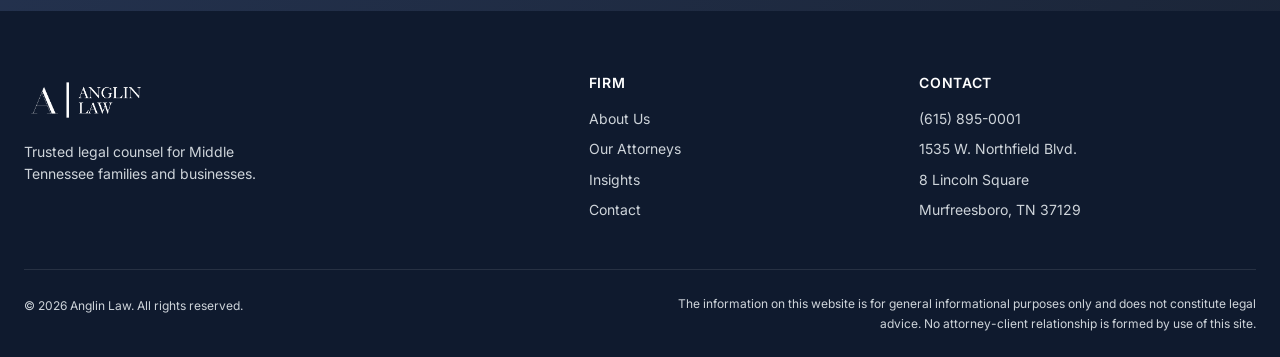
<file: practice-areas.html>
<!DOCTYPE html>
<html lang="en">
<head>
    <meta charset="UTF-8">
    <meta name="viewport" content="width=device-width, initial-scale=1.0">
    <meta name="description" content="Anglin Law practice areas - Real Estate, Business Law, Contracts, Civil Litigation, Personal Injury, and more in Murfreesboro, Tennessee.">
    <title>Practice Areas | Anglin Law</title>
    <link rel="icon" type="image/svg+xml" href="favicon.svg">
    <link rel="preconnect" href="https://fonts.googleapis.com">
    <link rel="preconnect" href="https://fonts.gstatic.com" crossorigin>
    <link href="https://fonts.googleapis.com/css2?family=Cormorant+Garamond:wght@400;500;600;700&family=Inter:wght@300;400;500;600&display=swap" rel="stylesheet">
    <link rel="stylesheet" href="css/styles.css">
</head>
<body>
    <!-- Header -->
    <header class="header" id="header">
        <div class="container">
            <a href="index.html" class="logo">
                <img src="images/logo.png" alt="Anglin Law" class="logo-img">
            </a>
            <nav class="nav" id="nav">
                <ul class="nav-list">
                    <li><a href="index.html" class="nav-link">Home</a></li>
                    <li><a href="practice-areas.html" class="nav-link active">Practice Areas</a></li>
                    <li><a href="attorneys.html" class="nav-link">Attorneys</a></li>
                    <li><a href="about.html" class="nav-link">About</a></li>
                    <li><a href="insights.html" class="nav-link">Insights</a></li>
                    <li><a href="contact.html" class="nav-link">Contact</a></li>
                </ul>
            </nav>
            <a href="contact.html" class="btn btn-primary header-cta">Free Consultation</a>
            <button class="mobile-toggle" id="mobile-toggle" aria-label="Toggle menu">
                <span></span>
                <span></span>
                <span></span>
            </button>
        </div>
    </header>

    <!-- Page Hero -->
    <section class="page-hero">
        <div class="page-hero-bg">
            <div class="page-hero-overlay"></div>
        </div>
        <div class="container">
            <div class="page-hero-content">
                <h1 class="page-hero-title fade-in">Practice Areas</h1>
                <p class="page-hero-description fade-in">Comprehensive legal services for individuals and businesses throughout Middle Tennessee</p>
            </div>
        </div>
    </section>

    <!-- Practice Areas Overview -->
    <section class="section">
        <div class="container">
            <!-- Quick Nav Cards -->
            <div class="practice-nav-grid reveal">
                <a href="#real-estate" class="practice-nav-card">
                    <svg xmlns="http://www.w3.org/2000/svg" viewBox="0 0 24 24" fill="none" stroke="currentColor" stroke-width="1.5">
                        <path d="M3 9l9-7 9 7v11a2 2 0 0 1-2 2H5a2 2 0 0 1-2-2z"></path>
                        <polyline points="9 22 9 12 15 12 15 22"></polyline>
                    </svg>
                    <span>Real Estate</span>
                </a>
                <a href="#business" class="practice-nav-card">
                    <svg xmlns="http://www.w3.org/2000/svg" viewBox="0 0 24 24" fill="none" stroke="currentColor" stroke-width="1.5">
                        <rect x="2" y="7" width="20" height="14" rx="2" ry="2"></rect>
                        <path d="M16 21V5a2 2 0 0 0-2-2h-4a2 2 0 0 0-2 2v16"></path>
                    </svg>
                    <span>Business Law</span>
                </a>
                <a href="#contracts" class="practice-nav-card">
                    <svg xmlns="http://www.w3.org/2000/svg" viewBox="0 0 24 24" fill="none" stroke="currentColor" stroke-width="1.5">
                        <path d="M14 2H6a2 2 0 0 0-2 2v16a2 2 0 0 0 2 2h12a2 2 0 0 0 2-2V8z"></path>
                        <polyline points="14 2 14 8 20 8"></polyline>
                        <line x1="16" y1="13" x2="8" y2="13"></line>
                        <line x1="16" y1="17" x2="8" y2="17"></line>
                    </svg>
                    <span>Contracts</span>
                </a>
                <a href="#litigation" class="practice-nav-card">
                    <svg xmlns="http://www.w3.org/2000/svg" viewBox="0 0 24 24" fill="none" stroke="currentColor" stroke-width="1.5">
                        <path d="M12 22s8-4 8-10V5l-8-3-8 3v7c0 6 8 10 8 10z"></path>
                    </svg>
                    <span>Civil Litigation</span>
                </a>
                <a href="#personal-injury" class="practice-nav-card">
                    <svg xmlns="http://www.w3.org/2000/svg" viewBox="0 0 24 24" fill="none" stroke="currentColor" stroke-width="1.5">
                        <path d="M20.84 4.61a5.5 5.5 0 0 0-7.78 0L12 5.67l-1.06-1.06a5.5 5.5 0 0 0-7.78 7.78l1.06 1.06L12 21.23l7.78-7.78 1.06-1.06a5.5 5.5 0 0 0 0-7.78z"></path>
                    </svg>
                    <span>Personal Injury</span>
                </a>
                <a href="#construction" class="practice-nav-card">
                    <svg xmlns="http://www.w3.org/2000/svg" viewBox="0 0 24 24" fill="none" stroke="currentColor" stroke-width="1.5">
                        <rect x="4" y="2" width="16" height="20" rx="1"></rect>
                        <path d="M9 22v-4h6v4"></path>
                        <path d="M8 6h.01M12 6h.01M16 6h.01"></path>
                        <path d="M8 10h.01M12 10h.01M16 10h.01"></path>
                        <path d="M8 14h.01M12 14h.01M16 14h.01"></path>
                    </svg>
                    <span>Construction Law</span>
                </a>
                <a href="#estates" class="practice-nav-card">
                    <svg xmlns="http://www.w3.org/2000/svg" viewBox="0 0 24 24" fill="none" stroke="currentColor" stroke-width="1.5">
                        <path d="M17 21v-2a4 4 0 0 0-4-4H5a4 4 0 0 0-4 4v2"></path>
                        <circle cx="9" cy="7" r="4"></circle>
                        <path d="M23 21v-2a4 4 0 0 0-3-3.87"></path>
                        <path d="M16 3.13a4 4 0 0 1 0 7.75"></path>
                    </svg>
                    <span>Trusts & Estates</span>
                </a>
                <a href="#employment" class="practice-nav-card">
                    <svg xmlns="http://www.w3.org/2000/svg" viewBox="0 0 24 24" fill="none" stroke="currentColor" stroke-width="1.5">
                        <rect x="3" y="4" width="18" height="18" rx="2"></rect>
                        <circle cx="12" cy="10" r="3"></circle>
                        <path d="M7 20v-1a5 5 0 0 1 10 0v1"></path>
                    </svg>
                    <span>Employment Law</span>
                </a>
                <a href="#civil-rights" class="practice-nav-card">
                    <svg xmlns="http://www.w3.org/2000/svg" viewBox="0 0 24 24" fill="none" stroke="currentColor" stroke-width="1.5">
                        <circle cx="12" cy="12" r="10"></circle>
                        <path d="M12 16v-4"></path>
                        <path d="M12 8h.01"></path>
                    </svg>
                    <span>Civil Rights</span>
                </a>
                <a href="#landlord-tenant" class="practice-nav-card">
                    <svg xmlns="http://www.w3.org/2000/svg" viewBox="0 0 24 24" fill="none" stroke="currentColor" stroke-width="1.5">
                        <path d="M3 9l9-7 9 7v11a2 2 0 0 1-2 2H5a2 2 0 0 1-2-2z"></path>
                        <rect x="9" y="13" width="6" height="9"></rect>
                        <path d="M9 9h6"></path>
                    </svg>
                    <span>Landlord-Tenant</span>
                </a>
            </div>
        </div>
    </section>

    <!-- Real Estate Law -->
    <section class="practice-detail section-light" id="real-estate">
        <div class="container">
            <div class="practice-detail-grid reveal">
                <div class="practice-detail-sidebar">
                    <div class="practice-detail-icon">
                        <svg xmlns="http://www.w3.org/2000/svg" viewBox="0 0 24 24" fill="none" stroke="currentColor" stroke-width="1.5">
                            <path d="M3 9l9-7 9 7v11a2 2 0 0 1-2 2H5a2 2 0 0 1-2-2z"></path>
                            <polyline points="9 22 9 12 15 12 15 22"></polyline>
                        </svg>
                    </div>
                    <h2 class="practice-detail-title">Real Estate Law</h2>
                </div>
                <div class="practice-detail-content">
                    <p>Whether you're buying your first home, selling commercial property, or navigating a complex land dispute, our real estate attorneys provide comprehensive guidance through every step of the transaction.</p>
                    <h4>Our Services Include:</h4>
                    <ul class="practice-list">
                        <li>Residential and commercial closings</li>
                        <li>Title examination and insurance</li>
                        <li>Purchase and sale agreements</li>
                        <li>Lease negotiations and disputes</li>
                        <li>Property boundary disputes</li>
                        <li>Easements and rights of way</li>
                        <li>Zoning and land use matters</li>
                        <li>Real estate litigation</li>
                    </ul>
                    <a href="contact.html" class="btn btn-primary">Discuss Your Matter</a>
                </div>
            </div>
        </div>
    </section>

    <!-- Business Law -->
    <section class="practice-detail" id="business">
        <div class="container">
            <div class="practice-detail-grid reveal">
                <div class="practice-detail-sidebar">
                    <div class="practice-detail-icon">
                        <svg xmlns="http://www.w3.org/2000/svg" viewBox="0 0 24 24" fill="none" stroke="currentColor" stroke-width="1.5">
                            <rect x="2" y="7" width="20" height="14" rx="2" ry="2"></rect>
                            <path d="M16 21V5a2 2 0 0 0-2-2h-4a2 2 0 0 0-2 2v16"></path>
                        </svg>
                    </div>
                    <h2 class="practice-detail-title">Business Law</h2>
                </div>
                <div class="practice-detail-content">
                    <p>From startup formation to complex corporate transactions, we serve as trusted advisors to businesses of all sizes throughout Middle Tennessee. Our business law practice helps entrepreneurs and established companies navigate legal challenges while focusing on growth.</p>
                    <h4>Our Services Include:</h4>
                    <ul class="practice-list">
                        <li>Business entity formation (LLC, Corporation, Partnership)</li>
                        <li>Corporate governance and compliance</li>
                        <li>Buy-sell agreements</li>
                        <li>Shareholder and partnership disputes</li>
                        <li>Business succession planning</li>
                        <li>Commercial transactions</li>
                    </ul>
                    <a href="contact.html" class="btn btn-primary">Discuss Your Matter</a>
                </div>
            </div>
        </div>
    </section>

    <!-- Contracts -->
    <section class="practice-detail section-light" id="contracts">
        <div class="container">
            <div class="practice-detail-grid reveal">
                <div class="practice-detail-sidebar">
                    <div class="practice-detail-icon">
                        <svg xmlns="http://www.w3.org/2000/svg" viewBox="0 0 24 24" fill="none" stroke="currentColor" stroke-width="1.5">
                            <path d="M14 2H6a2 2 0 0 0-2 2v16a2 2 0 0 0 2 2h12a2 2 0 0 0 2-2V8z"></path>
                            <polyline points="14 2 14 8 20 8"></polyline>
                            <line x1="16" y1="13" x2="8" y2="13"></line>
                            <line x1="16" y1="17" x2="8" y2="17"></line>
                        </svg>
                    </div>
                    <h2 class="practice-detail-title">Contracts</h2>
                </div>
                <div class="practice-detail-content">
                    <p>A well-drafted contract protects your interests and prevents disputes. Our attorneys have extensive experience drafting, reviewing, and negotiating contracts for individuals and businesses across all industries.</p>
                    <h4>Our Services Include:</h4>
                    <ul class="practice-list">
                        <li>Contract drafting and review</li>
                        <li>Employment agreements</li>
                        <li>Non-compete and confidentiality agreements</li>
                        <li>Service and vendor agreements</li>
                        <li>Licensing agreements</li>
                        <li>Contract negotiations</li>
                        <li>Breach of contract claims</li>
                        <li>Contract dispute resolution</li>
                    </ul>
                    <a href="contact.html" class="btn btn-primary">Discuss Your Matter</a>
                </div>
            </div>
        </div>
    </section>

    <!-- Civil Litigation -->
    <section class="practice-detail" id="litigation">
        <div class="container">
            <div class="practice-detail-grid reveal">
                <div class="practice-detail-sidebar">
                    <div class="practice-detail-icon">
                        <svg xmlns="http://www.w3.org/2000/svg" viewBox="0 0 24 24" fill="none" stroke="currentColor" stroke-width="1.5">
                            <path d="M12 22s8-4 8-10V5l-8-3-8 3v7c0 6 8 10 8 10z"></path>
                        </svg>
                    </div>
                    <h2 class="practice-detail-title">Civil Litigation</h2>
                </div>
                <div class="practice-detail-content">
                    <p>When disputes cannot be resolved through negotiation, you need experienced trial attorneys on your side. Our litigators have successfully represented clients in state and federal courts throughout Tennessee.</p>
                    <h4>Our Services Include:</h4>
                    <ul class="practice-list">
                        <li>Commercial litigation</li>
                        <li>Contract disputes</li>
                        <li>Business torts</li>
                        <li>Insurance disputes</li>
                        <li>Employment litigation</li>
                        <li>Real estate litigation</li>
                        <li>Appeals</li>
                        <li>Alternative dispute resolution</li>
                    </ul>
                    <a href="contact.html" class="btn btn-primary">Discuss Your Matter</a>
                </div>
            </div>
        </div>
    </section>

    <!-- Personal Injury -->
    <section class="practice-detail section-light" id="personal-injury">
        <div class="container">
            <div class="practice-detail-grid reveal">
                <div class="practice-detail-sidebar">
                    <div class="practice-detail-icon">
                        <svg xmlns="http://www.w3.org/2000/svg" viewBox="0 0 24 24" fill="none" stroke="currentColor" stroke-width="1.5">
                            <path d="M20.84 4.61a5.5 5.5 0 0 0-7.78 0L12 5.67l-1.06-1.06a5.5 5.5 0 0 0-7.78 7.78l1.06 1.06L12 21.23l7.78-7.78 1.06-1.06a5.5 5.5 0 0 0 0-7.78z"></path>
                        </svg>
                    </div>
                    <h2 class="practice-detail-title">Personal Injury</h2>
                </div>
                <div class="practice-detail-content">
                    <p>If you've been injured due to someone else's negligence, you deserve compensation for your medical bills, lost wages, and pain and suffering. Our personal injury attorneys fight to hold negligent parties accountable.</p>
                    <h4>Our Services Include:</h4>
                    <ul class="practice-list">
                        <li>Car and truck accidents</li>
                        <li>Motorcycle accidents</li>
                        <li>Slip and fall accidents</li>
                        <li>Workplace injuries</li>
                        <li>Medical malpractice</li>
                        <li>Product liability</li>
                        <li>Wrongful death claims</li>
                        <li>Insurance claim negotiations</li>
                    </ul>
                    <a href="contact.html" class="btn btn-primary">Discuss Your Matter</a>
                </div>
            </div>
        </div>
    </section>

    <!-- Construction Law -->
    <section class="practice-detail" id="construction">
        <div class="container">
            <div class="practice-detail-grid reveal">
                <div class="practice-detail-sidebar">
                    <div class="practice-detail-icon">
                        <svg xmlns="http://www.w3.org/2000/svg" viewBox="0 0 24 24" fill="none" stroke="currentColor" stroke-width="1.5">
                            <rect x="4" y="2" width="16" height="20" rx="1"></rect>
                            <path d="M9 22v-4h6v4"></path>
                            <path d="M8 6h.01M12 6h.01M16 6h.01"></path>
                            <path d="M8 10h.01M12 10h.01M16 10h.01"></path>
                            <path d="M8 14h.01M12 14h.01M16 14h.01"></path>
                        </svg>
                    </div>
                    <h2 class="practice-detail-title">Construction Law</h2>
                </div>
                <div class="practice-detail-content">
                    <p>Construction projects involve complex contracts and significant investments. When disputes arise, you need attorneys who understand both the legal and practical aspects of the construction industry.</p>
                    <h4>Our Services Include:</h4>
                    <ul class="practice-list">
                        <li>Construction contract drafting and review</li>
                        <li>Mechanic's and materialman's liens</li>
                        <li>Construction defect claims</li>
                        <li>Payment disputes</li>
                        <li>Delay claims</li>
                        <li>Contractor and subcontractor disputes</li>
                        <li>Bond claims</li>
                        <li>Construction litigation</li>
                    </ul>
                    <a href="contact.html" class="btn btn-primary">Discuss Your Matter</a>
                </div>
            </div>
        </div>
    </section>

    <!-- Trusts and Estates -->
    <section class="practice-detail section-light" id="estates">
        <div class="container">
            <div class="practice-detail-grid reveal">
                <div class="practice-detail-sidebar">
                    <div class="practice-detail-icon">
                        <svg xmlns="http://www.w3.org/2000/svg" viewBox="0 0 24 24" fill="none" stroke="currentColor" stroke-width="1.5">
                            <path d="M17 21v-2a4 4 0 0 0-4-4H5a4 4 0 0 0-4 4v2"></path>
                            <circle cx="9" cy="7" r="4"></circle>
                            <path d="M23 21v-2a4 4 0 0 0-3-3.87"></path>
                            <path d="M16 3.13a4 4 0 0 1 0 7.75"></path>
                        </svg>
                    </div>
                    <h2 class="practice-detail-title">Trusts and Estates</h2>
                </div>
                <div class="practice-detail-content">
                    <p>Proper estate planning ensures your wishes are honored and your loved ones are protected. Our estate planning attorneys help individuals and families create comprehensive plans for the future.</p>
                    <h4>Our Services Include:</h4>
                    <ul class="practice-list">
                        <li>Last will and testament preparation</li>
                        <li>Revocable and irrevocable trusts</li>
                        <li>Powers of attorney</li>
                        <li>Healthcare directives</li>
                        <li>Probate administration</li>
                        <li>Estate litigation</li>
                        <li>Trust administration</li>
                        <li>Guardianship and conservatorship</li>
                    </ul>
                    <a href="contact.html" class="btn btn-primary">Discuss Your Matter</a>
                </div>
            </div>
        </div>
    </section>

    <!-- Employment Law -->
    <section class="practice-detail" id="employment">
        <div class="container">
            <div class="practice-detail-grid reveal">
                <div class="practice-detail-sidebar">
                    <div class="practice-detail-icon">
                        <svg xmlns="http://www.w3.org/2000/svg" viewBox="0 0 24 24" fill="none" stroke="currentColor" stroke-width="1.5">
                            <rect x="3" y="4" width="18" height="18" rx="2"></rect>
                            <circle cx="12" cy="10" r="3"></circle>
                            <path d="M7 20v-1a5 5 0 0 1 10 0v1"></path>
                        </svg>
                    </div>
                    <h2 class="practice-detail-title">Employment Law</h2>
                </div>
                <div class="practice-detail-content">
                    <p>Employment relationships involve complex legal obligations for both employers and employees. Our attorneys help navigate workplace disputes and ensure compliance with state and federal employment laws.</p>
                    <h4>Our Services Include:</h4>
                    <ul class="practice-list">
                        <li>Wrongful termination claims</li>
                        <li>Employment discrimination</li>
                        <li>Wage and hour disputes</li>
                        <li>Non-compete agreement enforcement</li>
                        <li>Workplace harassment claims</li>
                        <li>FMLA and leave disputes</li>
                        <li>Employment contract review</li>
                    </ul>
                    <a href="contact.html" class="btn btn-primary">Discuss Your Matter</a>
                </div>
            </div>
        </div>
    </section>

    <!-- Civil Rights / Constitutional Law -->
    <section class="practice-detail section-light" id="civil-rights">
        <div class="container">
            <div class="practice-detail-grid reveal">
                <div class="practice-detail-sidebar">
                    <div class="practice-detail-icon">
                        <svg xmlns="http://www.w3.org/2000/svg" viewBox="0 0 24 24" fill="none" stroke="currentColor" stroke-width="1.5">
                            <circle cx="12" cy="12" r="10"></circle>
                            <path d="M12 16v-4"></path>
                            <path d="M12 8h.01"></path>
                        </svg>
                    </div>
                    <h2 class="practice-detail-title">Civil Rights</h2>
                </div>
                <div class="practice-detail-content">
                    <p>When your constitutional rights have been violated, you need attorneys who understand both state and federal civil rights law. We fight to protect individual liberties and hold government actors accountable.</p>
                    <h4>Our Services Include:</h4>
                    <ul class="practice-list">
                        <li>Section 1983 claims</li>
                        <li>First Amendment violations</li>
                        <li>Due process claims</li>
                        <li>Discrimination claims</li>
                        <li>Government accountability</li>
                    </ul>
                    <a href="contact.html" class="btn btn-primary">Discuss Your Matter</a>
                </div>
            </div>
        </div>
    </section>

    <!-- Landlord-Tenant -->
    <section class="practice-detail" id="landlord-tenant">
        <div class="container">
            <div class="practice-detail-grid reveal">
                <div class="practice-detail-sidebar">
                    <div class="practice-detail-icon">
                        <svg xmlns="http://www.w3.org/2000/svg" viewBox="0 0 24 24" fill="none" stroke="currentColor" stroke-width="1.5">
                            <path d="M3 9l9-7 9 7v11a2 2 0 0 1-2 2H5a2 2 0 0 1-2-2z"></path>
                            <rect x="9" y="13" width="6" height="9"></rect>
                            <path d="M9 9h6"></path>
                        </svg>
                    </div>
                    <h2 class="practice-detail-title">Landlord-Tenant</h2>
                </div>
                <div class="practice-detail-content">
                    <p>Whether you're a landlord protecting your investment or a tenant asserting your rights, our attorneys have experience handling all aspects of residential and commercial landlord-tenant law in Tennessee.</p>
                    <h4>Our Services Include:</h4>
                    <ul class="practice-list">
                        <li>Eviction proceedings</li>
                        <li>Lease drafting and review</li>
                        <li>Security deposit disputes</li>
                        <li>Lease violation claims</li>
                        <li>Property damage claims</li>
                        <li>Tenant rights defense</li>
                        <li>Commercial lease disputes</li>
                        <li>Fair housing matters</li>
                    </ul>
                    <a href="contact.html" class="btn btn-primary">Discuss Your Matter</a>
                </div>
            </div>
        </div>
    </section>

    <!-- CTA Section -->
    <section class="cta-section">
        <div class="cta-bg">
            <div class="cta-overlay"></div>
        </div>
        <div class="container">
            <div class="cta-content reveal">
                <h2 class="cta-title">Need Legal Assistance?</h2>
                <p class="cta-description">Contact us today to schedule a consultation and discuss how we can help with your legal matter.</p>
                <div class="cta-buttons">
                    <a href="contact.html" class="btn btn-primary btn-lg">Schedule a Consultation</a>
                    <a href="tel:615-895-0001" class="btn btn-outline-light btn-lg">Call (615) 895-0001</a>
                </div>
            </div>
        </div>
    </section>

    <!-- Footer -->
    <footer class="footer">
        <div class="container">
            <div class="footer-main">
                <div class="footer-brand">
                    <a href="index.html" class="logo">
                        <img src="images/logo.png" alt="Anglin Law" class="logo-img">
                    </a>
                    <p class="footer-tagline">Trusted legal counsel for Middle Tennessee families and businesses.</p>
                </div>
                <div class="footer-links">
                    <div class="footer-column">
                        <h4>Firm</h4>
                        <ul>
                            <li><a href="about.html">About Us</a></li>
                            <li><a href="attorneys.html">Our Attorneys</a></li>
                            <li><a href="insights.html">Insights</a></li>
                            <li><a href="contact.html">Contact</a></li>
                        </ul>
                    </div>
                    <div class="footer-column">
                        <h4>Contact</h4>
                        <ul>
                            <li><a href="tel:615-895-0001">(615) 895-0001</a></li>
                            <li>1535 W. Northfield Blvd.</li>
                            <li>8 Lincoln Square</li>
                            <li>Murfreesboro, TN 37129</li>
                        </ul>
                    </div>
                </div>
            </div>
            <div class="footer-bottom">
                <p>&copy; 2026 Anglin Law. All rights reserved.</p>
                <p class="footer-disclaimer">The information on this website is for general informational purposes only and does not constitute legal advice. No attorney-client relationship is formed by use of this site.</p>
            </div>
        </div>
    </footer>

    <script src="js/main.js"></script>
</body>
</html>
</file>
<file: css/styles.css>
/* ============================================
   ANGLIN LAW - Main Stylesheet
   Professional Law Firm Website
   ============================================ */

/* CSS Custom Properties */
:root {
    /* Colors */
    --color-primary: #1a2a4a;        /* Deep navy blue */
    --color-primary-dark: #0f1a2e;   /* Darker navy */
    --color-primary-light: #2d4a7c;  /* Lighter navy */
    --color-accent: #d4cfc9;         /* Warm cream */
    --color-accent-dark: #bfb9b2;    /* Darker cream for hover */
    --color-accent-light: #f5f3f1;   /* Very light grey */
    --color-accent-text: #2d4a7c;    /* Navy for text accents */
    --color-white: #ffffff;
    --color-off-white: #f9f7f5;      /* Warm off-white */
    --color-gray-100: #f0ebe6;       /* Warm light grey */
    --color-gray-200: #e5dfda;       /* Warm medium grey */
    --color-gray-300: #d9d2cc;       /* Warm grey */
    --color-gray-400: #ced4da;
    --color-gray-500: #adb5bd;
    --color-gray-600: #6c757d;
    --color-gray-700: #495057;
    --color-gray-800: #343a40;
    --color-gray-900: #212529;
    --color-text: #2d3748;
    --color-text-light: #64748b;
    --color-text-muted: #94a3b8;

    /* Typography */
    --font-heading: 'Cormorant Garamond', Georgia, serif;
    --font-body: 'Inter', -apple-system, BlinkMacSystemFont, 'Segoe UI', Roboto, sans-serif;

    /* Font Sizes */
    --text-xs: 0.75rem;
    --text-sm: 0.875rem;
    --text-base: 1rem;
    --text-lg: 1.125rem;
    --text-xl: 1.25rem;
    --text-2xl: 1.5rem;
    --text-3xl: 1.875rem;
    --text-4xl: 2.25rem;
    --text-5xl: 3rem;
    --text-6xl: 3.75rem;
    --text-7xl: 4.5rem;

    /* Spacing */
    --space-1: 0.25rem;
    --space-2: 0.5rem;
    --space-3: 0.75rem;
    --space-4: 1rem;
    --space-5: 1.25rem;
    --space-6: 1.5rem;
    --space-8: 2rem;
    --space-10: 2.5rem;
    --space-12: 3rem;
    --space-16: 4rem;
    --space-20: 5rem;
    --space-24: 6rem;
    --space-32: 8rem;

    /* Layout */
    --container-max: 1280px;
    --container-narrow: 900px;
    --header-height: 90px;
    --header-height-scrolled: 80px;

    /* Transitions */
    --transition-fast: 150ms ease;
    --transition-base: 250ms ease;
    --transition-slow: 350ms ease;
    --transition-slower: 500ms ease;

    /* Shadows */
    --shadow-sm: 0 1px 2px rgba(0, 0, 0, 0.05);
    --shadow-base: 0 4px 6px -1px rgba(0, 0, 0, 0.1), 0 2px 4px -1px rgba(0, 0, 0, 0.06);
    --shadow-md: 0 10px 15px -3px rgba(0, 0, 0, 0.1), 0 4px 6px -2px rgba(0, 0, 0, 0.05);
    --shadow-lg: 0 20px 25px -5px rgba(0, 0, 0, 0.1), 0 10px 10px -5px rgba(0, 0, 0, 0.04);
    --shadow-xl: 0 25px 50px -12px rgba(0, 0, 0, 0.25);

    /* Border Radius */
    --radius-sm: 0.25rem;
    --radius-base: 0.375rem;
    --radius-md: 0.5rem;
    --radius-lg: 0.75rem;
    --radius-xl: 1rem;
}

/* ============================================
   Reset & Base Styles
   ============================================ */

*, *::before, *::after {
    box-sizing: border-box;
    margin: 0;
    padding: 0;
}

html {
    scroll-behavior: smooth;
    -webkit-font-smoothing: antialiased;
    -moz-osx-font-smoothing: grayscale;
}

body {
    font-family: var(--font-body);
    font-size: var(--text-base);
    line-height: 1.6;
    color: var(--color-text);
    background-color: var(--color-white);
}

img {
    max-width: 100%;
    height: auto;
    display: block;
}

a {
    color: inherit;
    text-decoration: none;
    transition: color var(--transition-fast);
}

ul, ol {
    list-style: none;
}

button {
    font-family: inherit;
    cursor: pointer;
    border: none;
    background: none;
}

input, textarea, select {
    font-family: inherit;
    font-size: inherit;
}

/* ============================================
   Typography
   ============================================ */

h1, h2, h3, h4, h5, h6 {
    font-family: var(--font-heading);
    font-weight: 600;
    line-height: 1.2;
    color: var(--color-primary);
}

h1 { font-size: var(--text-5xl); }
h2 { font-size: var(--text-4xl); }
h3 { font-size: var(--text-2xl); }
h4 { font-size: var(--text-xl); }
h5 { font-size: var(--text-lg); }
h6 { font-size: var(--text-base); }

p {
    margin-bottom: var(--space-4);
}

p:last-child {
    margin-bottom: 0;
}

.text-accent {
    color: var(--color-accent-text);
}

/* ============================================
   Layout
   ============================================ */

.container {
    width: 100%;
    max-width: var(--container-max);
    margin: 0 auto;
    padding: 0 var(--space-6);
}

.container-narrow {
    max-width: var(--container-narrow);
}

.section {
    padding: var(--space-24) 0;
}

.section-dark {
    background-color: var(--color-primary);
    color: var(--color-white);
}

.section-dark h2,
.section-dark h3,
.section-dark h4 {
    color: var(--color-white);
}

.section-light {
    background-color: var(--color-gray-100);
}

.section-header {
    text-align: center;
    max-width: 700px;
    margin: 0 auto var(--space-16);
}

.section-subtitle {
    font-family: var(--font-body);
    font-size: var(--text-sm);
    font-weight: 600;
    text-transform: uppercase;
    letter-spacing: 0.15em;
    color: var(--color-accent-text);
    margin-bottom: var(--space-3);
}

.section-dark .section-subtitle {
    color: var(--color-accent);
}

.section-title {
    margin-bottom: var(--space-4);
}

.section-description {
    font-size: var(--text-lg);
    color: var(--color-text-light);
}

.section-dark .section-description {
    color: var(--color-gray-300);
}

.section-cta {
    text-align: center;
    margin-top: var(--space-12);
}

/* ============================================
   Buttons
   ============================================ */

.btn {
    display: inline-flex;
    align-items: center;
    justify-content: center;
    padding: var(--space-3) var(--space-6);
    font-family: var(--font-body);
    font-size: var(--text-sm);
    font-weight: 500;
    text-transform: uppercase;
    letter-spacing: 0.05em;
    border-radius: var(--radius-sm);
    transition: all var(--transition-base);
    cursor: pointer;
    border: 2px solid transparent;
}

.btn-lg {
    padding: var(--space-4) var(--space-8);
    font-size: var(--text-base);
}

.btn-full {
    width: 100%;
}

.btn-primary {
    background-color: var(--color-accent);
    color: var(--color-primary);
    border-color: var(--color-accent);
}

.btn-primary:hover {
    background-color: var(--color-accent-dark);
    border-color: var(--color-accent-dark);
}

.btn-secondary {
    background-color: var(--color-primary);
    color: var(--color-white);
    border-color: var(--color-primary);
}

.btn-secondary:hover {
    background-color: var(--color-primary-dark);
    border-color: var(--color-primary-dark);
}

.btn-outline {
    background-color: transparent;
    color: var(--color-white);
    border-color: var(--color-white);
}

.btn-outline:hover {
    background-color: var(--color-white);
    color: var(--color-primary);
}

.btn-outline-light {
    background-color: transparent;
    color: var(--color-white);
    border-color: var(--color-white);
}

.btn-outline-light:hover {
    background-color: var(--color-white);
    color: var(--color-primary);
}

.link-arrow {
    display: inline-flex;
    align-items: center;
    font-size: var(--text-sm);
    font-weight: 500;
    color: var(--color-accent-text);
    transition: all var(--transition-fast);
}

.link-arrow::after {
    content: '→';
    margin-left: var(--space-2);
    transition: transform var(--transition-fast);
}

.link-arrow:hover {
    color: var(--color-primary);
}

.link-arrow:hover::after {
    transform: translateX(4px);
}

/* ============================================
   Header
   ============================================ */

.header {
    position: fixed;
    top: 0;
    left: 0;
    right: 0;
    height: var(--header-height);
    background-color: var(--color-white);
    z-index: 1000;
    transition: all var(--transition-base);
}

.header::after {
    content: '';
    position: absolute;
    bottom: 0;
    left: 0;
    right: 0;
    height: 1px;
    background-color: var(--color-gray-200);
}

.header.scrolled {
    height: var(--header-height-scrolled);
    box-shadow: var(--shadow-md);
}

.header .container {
    display: flex;
    align-items: center;
    justify-content: space-between;
    height: 100%;
}

/* Logo */
.logo {
    display: flex;
    align-items: center;
    gap: var(--space-2);
}

.logo-mark {
    font-family: var(--font-heading);
    font-size: var(--text-2xl);
    font-weight: 600;
    color: var(--color-primary);
}

.logo-divider {
    font-family: var(--font-heading);
    font-size: var(--text-2xl);
    font-weight: 300;
    color: var(--color-accent-dark);
    margin: 0 var(--space-1);
}

.logo-text {
    font-family: var(--font-heading);
    font-size: var(--text-xl);
    font-weight: 600;
    color: var(--color-primary);
    letter-spacing: 0.1em;
}

.footer .logo-mark,
.footer .logo-text {
    color: var(--color-white);
}

.footer .logo-divider {
    color: var(--color-accent);
}

.logo-img {
    height: 95px;
    width: auto;
    max-width: 380px;
    object-fit: contain;
    transition: height var(--transition-base), opacity var(--transition-fast);
}

.header.scrolled .logo-img {
    height: 85px;
}

.logo:hover .logo-img {
    opacity: 0.85;
}

.footer .logo-img {
    height: 50px;
    max-width: 220px;
    filter: brightness(0) invert(1);
}

/* Navigation */
.nav-list {
    display: flex;
    align-items: center;
    gap: var(--space-8);
}

.nav-link {
    font-size: var(--text-sm);
    font-weight: 500;
    color: var(--color-gray-700);
    text-transform: uppercase;
    letter-spacing: 0.05em;
    padding: var(--space-2) 0;
    position: relative;
}

.nav-link::after {
    content: '';
    position: absolute;
    bottom: 0;
    left: 0;
    width: 0;
    height: 2px;
    background-color: var(--color-accent);
    transition: width var(--transition-base);
}

.nav-link:hover,
.nav-link.active {
    color: var(--color-primary);
}

.nav-link:hover::after,
.nav-link.active::after {
    width: 100%;
}

/* Dropdown */
.has-dropdown {
    position: relative;
}

.dropdown {
    position: absolute;
    top: 100%;
    left: 50%;
    transform: translateX(-50%);
    min-width: 220px;
    background-color: var(--color-white);
    box-shadow: var(--shadow-lg);
    border-radius: var(--radius-md);
    padding: var(--space-3) 0;
    opacity: 0;
    visibility: hidden;
    transition: all var(--transition-base);
    margin-top: var(--space-4);
}

.dropdown::before {
    content: '';
    position: absolute;
    top: -8px;
    left: 50%;
    transform: translateX(-50%);
    border: 8px solid transparent;
    border-bottom-color: var(--color-white);
}

.has-dropdown:hover .dropdown {
    opacity: 1;
    visibility: visible;
    margin-top: var(--space-2);
}

.dropdown li {
    padding: 0;
}

.dropdown a {
    display: block;
    padding: var(--space-2) var(--space-5);
    font-size: var(--text-sm);
    font-weight: 400;
    text-transform: none;
    letter-spacing: 0;
    color: var(--color-gray-700);
    transition: all var(--transition-fast);
}

.dropdown a:hover {
    background-color: var(--color-gray-100);
    color: var(--color-primary);
}

.header-cta {
    margin-left: var(--space-6);
}

/* Mobile Toggle */
.mobile-toggle {
    display: none;
    flex-direction: column;
    gap: 5px;
    padding: var(--space-2);
}

.mobile-toggle span {
    display: block;
    width: 24px;
    height: 2px;
    background-color: var(--color-primary);
    transition: all var(--transition-fast);
}

/* ============================================
   Hero Section
   ============================================ */

.hero {
    position: relative;
    min-height: 100vh;
    display: flex;
    align-items: center;
    padding-top: var(--header-height);
    overflow: hidden;
}

.hero-bg {
    position: absolute;
    inset: 0;
    background-image: url('../images/hero-courthouse.jpg');
    background-size: cover;
    background-position: center;
    background-attachment: fixed;
}

.hero-overlay {
    position: absolute;
    inset: 0;
    background: linear-gradient(
        135deg,
        rgba(26, 42, 74, 0.9) 0%,
        rgba(26, 42, 74, 0.7) 50%,
        rgba(26, 42, 74, 0.8) 100%
    );
}

.hero .container {
    position: relative;
    z-index: 1;
}

.hero-content {
    max-width: 800px;
    color: var(--color-white);
}

.hero-subtitle {
    font-size: var(--text-sm);
    font-weight: 600;
    text-transform: uppercase;
    letter-spacing: 0.2em;
    color: var(--color-accent);
    margin-bottom: var(--space-4);
}

.hero-title {
    font-size: var(--text-6xl);
    font-weight: 600;
    color: var(--color-white);
    margin-bottom: var(--space-6);
    line-height: 1.1;
}

.hero-description {
    font-size: var(--text-xl);
    color: var(--color-gray-300);
    margin-bottom: var(--space-8);
    max-width: 600px;
}

.hero-cta {
    display: flex;
    flex-wrap: wrap;
    gap: var(--space-4);
}

.hero-scroll {
    position: absolute;
    bottom: var(--space-8);
    left: 50%;
    transform: translateX(-50%);
    display: flex;
    flex-direction: column;
    align-items: center;
    color: var(--color-white);
    font-size: var(--text-xs);
    text-transform: uppercase;
    letter-spacing: 0.2em;
    opacity: 0.7;
}

.scroll-line {
    width: 1px;
    height: 60px;
    background: linear-gradient(to bottom, var(--color-white), transparent);
    margin-top: var(--space-3);
    animation: scrollLine 2s ease-in-out infinite;
}

@keyframes scrollLine {
    0%, 100% { transform: scaleY(1); opacity: 1; }
    50% { transform: scaleY(0.5); opacity: 0.5; }
}

/* ============================================
   Introduction Section
   ============================================ */

.intro-content {
    display: grid;
    grid-template-columns: 1fr 1fr;
    gap: var(--space-16);
    align-items: center;
}

.intro-text .section-title {
    margin-bottom: var(--space-6);
}

.intro-lead {
    font-size: var(--text-xl);
    color: var(--color-text);
    margin-bottom: var(--space-4);
}

.intro-text p {
    color: var(--color-text-light);
    margin-bottom: var(--space-6);
}

.intro-stats {
    display: grid;
    grid-template-columns: repeat(3, 1fr);
    gap: var(--space-6);
}

.stat {
    text-align: center;
    padding: var(--space-8);
    background-color: var(--color-gray-100);
    border-radius: var(--radius-lg);
}

.stat-number {
    font-family: var(--font-heading);
    font-size: var(--text-5xl);
    font-weight: 600;
    color: var(--color-primary);
    display: inline;
}

.stat-prefix {
    font-family: var(--font-heading);
    font-size: var(--text-3xl);
    font-weight: 600;
    color: var(--color-accent-text);
}

.stat-suffix {
    font-family: var(--font-heading);
    font-size: var(--text-3xl);
    font-weight: 600;
    color: var(--color-accent-text);
}

.stat-label {
    font-size: var(--text-sm);
    color: var(--color-text-light);
    text-transform: uppercase;
    letter-spacing: 0.05em;
    display: block;
    margin-top: var(--space-2);
}

/* ============================================
   Practice Areas Section
   ============================================ */

.practice-grid {
    display: flex;
    flex-wrap: wrap;
    justify-content: center;
    gap: var(--space-6);
}

.practice-grid .practice-card {
    flex: 0 0 calc(25% - var(--space-6));
    max-width: calc(25% - var(--space-6));
}

.practice-card {
    position: relative;
    border-radius: var(--radius-lg);
    overflow: hidden;
    min-height: 280px;
    display: flex;
    align-items: flex-end;
    transition: all var(--transition-base);
}

.practice-card-bg {
    position: absolute;
    inset: 0;
    background-size: cover;
    background-position: center;
    opacity: 0.3;
    transition: all 0.4s ease;
}

.practice-card-overlay {
    position: absolute;
    inset: 0;
    background: linear-gradient(
        to top,
        rgba(26, 42, 74, 0.95) 0%,
        rgba(26, 42, 74, 0.7) 50%,
        rgba(26, 42, 74, 0.5) 100%
    );
    transition: all 0.4s ease;
}

.practice-card-content {
    position: relative;
    z-index: 1;
    padding: var(--space-6);
    width: 100%;
}

.practice-card:hover {
    transform: translateY(-4px);
    box-shadow: 0 20px 40px rgba(0, 0, 0, 0.3);
}

.practice-card:hover .practice-card-bg {
    opacity: 0.75;
    transform: scale(1.05);
}

.practice-card:hover .practice-card-overlay {
    background: linear-gradient(
        to top,
        rgba(26, 42, 74, 0.75) 0%,
        rgba(26, 42, 74, 0.4) 50%,
        rgba(26, 42, 74, 0.2) 100%
    );
}

.practice-title {
    font-size: var(--text-xl);
    color: var(--color-white);
    margin-bottom: var(--space-3);
}

.practice-excerpt {
    font-size: var(--text-sm);
    color: var(--color-gray-300);
    margin-bottom: var(--space-4);
    line-height: 1.6;
}

.practice-link {
    font-size: var(--text-sm);
    font-weight: 500;
    color: var(--color-accent);
    text-transform: uppercase;
    letter-spacing: 0.05em;
    transition: all var(--transition-fast);
}

.practice-card:hover .practice-link {
    color: var(--color-white);
}

/* ============================================
   Attorneys Section
   ============================================ */

.attorneys-grid {
    display: grid;
    grid-template-columns: repeat(2, 1fr);
    gap: var(--space-10);
}

.attorney-card {
    display: grid;
    grid-template-columns: 280px 1fr;
    gap: var(--space-8);
    align-items: start;
}

.attorney-image {
    aspect-ratio: 3/4;
    border-radius: var(--radius-lg);
    overflow: hidden;
    background-color: var(--color-gray-200);
}

.attorney-placeholder {
    width: 100%;
    height: 100%;
    display: flex;
    align-items: center;
    justify-content: center;
    background: linear-gradient(135deg, var(--color-primary-light), var(--color-primary));
    color: var(--color-white);
    font-family: var(--font-heading);
    font-size: var(--text-4xl);
    font-weight: 600;
}

.attorney-image img {
    width: 100%;
    height: 100%;
    object-fit: cover;
}

.attorney-name {
    font-size: var(--text-2xl);
    margin-bottom: var(--space-1);
}

.attorney-title {
    font-size: var(--text-sm);
    font-weight: 500;
    text-transform: uppercase;
    letter-spacing: 0.1em;
    color: var(--color-accent-text);
    margin-bottom: var(--space-4);
}

.attorney-bio {
    color: var(--color-text-light);
    margin-bottom: var(--space-4);
}

.attorney-contact {
    display: flex;
    flex-direction: column;
    gap: var(--space-1);
    margin-bottom: var(--space-4);
}

.attorney-contact a {
    font-size: var(--text-sm);
    color: var(--color-text-light);
}

.attorney-contact a:hover {
    color: var(--color-accent-text);
}

/* ============================================
   Why Us Section
   ============================================ */

.why-grid {
    display: grid;
    grid-template-columns: repeat(3, 1fr);
    gap: var(--space-6);
}

.why-card {
    background-color: var(--color-white);
    border-radius: var(--radius-lg);
    padding: var(--space-8);
    text-align: center;
    box-shadow: var(--shadow-sm);
    transition: all var(--transition-base);
}

.why-card:hover {
    box-shadow: var(--shadow-md);
    transform: translateY(-4px);
}

.why-icon {
    width: 48px;
    height: 48px;
    margin: 0 auto var(--space-4);
    color: var(--color-accent-text);
}

.why-icon svg {
    width: 100%;
    height: 100%;
}

.why-title {
    font-size: var(--text-xl);
    margin-bottom: var(--space-3);
}

.why-description {
    font-size: var(--text-sm);
    color: var(--color-text-light);
}

/* ============================================
   Insights Section
   ============================================ */

.insights-grid {
    display: grid;
    grid-template-columns: 1fr 1fr;
    gap: var(--space-6);
}

.insight-card {
    background-color: var(--color-white);
    border: 1px solid var(--color-gray-200);
    border-radius: var(--radius-lg);
    padding: var(--space-6);
    transition: all var(--transition-base);
}

.insight-card:hover {
    border-color: var(--color-accent);
    box-shadow: var(--shadow-md);
}

.insight-featured {
    grid-column: 1;
    grid-row: 1 / span 2;
    display: flex;
    flex-direction: column;
}

.insight-image {
    aspect-ratio: 16/9;
    border-radius: var(--radius-md);
    overflow: hidden;
    margin-bottom: var(--space-5);
    background-color: var(--color-gray-200);
}

.insight-placeholder {
    width: 100%;
    height: 100%;
    background: linear-gradient(135deg, var(--color-gray-200), var(--color-gray-300));
}

.insight-content {
    flex: 1;
    display: flex;
    flex-direction: column;
}

.insight-category {
    font-size: var(--text-xs);
    font-weight: 600;
    text-transform: uppercase;
    letter-spacing: 0.1em;
    color: var(--color-accent-text);
    margin-bottom: var(--space-3);
}

.insight-title {
    font-size: var(--text-xl);
    margin-bottom: var(--space-3);
    line-height: 1.3;
}

.insight-featured .insight-title {
    font-size: var(--text-2xl);
}

.insight-excerpt {
    font-size: var(--text-sm);
    color: var(--color-text-light);
    margin-bottom: var(--space-4);
    flex: 1;
}

.insight-meta {
    display: flex;
    gap: var(--space-4);
    font-size: var(--text-xs);
    color: var(--color-text-muted);
    margin-bottom: var(--space-4);
}

/* ============================================
   CTA Section
   ============================================ */

.cta-section {
    position: relative;
    padding: var(--space-24) 0;
    overflow: hidden;
}

.cta-bg {
    position: absolute;
    inset: 0;
    background-image: url('https://images.unsplash.com/photo-1497366216548-37526070297c?auto=format&fit=crop&w=2000&q=80');
    background-size: cover;
    background-position: center;
    background-attachment: fixed;
}

.cta-overlay {
    position: absolute;
    inset: 0;
    background: linear-gradient(135deg, var(--color-primary) 0%, var(--color-primary-dark) 100%);
    opacity: 0.95;
}

.cta-section .container {
    position: relative;
    z-index: 1;
}

.cta-content {
    text-align: center;
    max-width: 700px;
    margin: 0 auto;
    color: var(--color-white);
}

.cta-title {
    font-size: var(--text-4xl);
    color: var(--color-white);
    margin-bottom: var(--space-4);
}

.cta-description {
    font-size: var(--text-lg);
    color: var(--color-gray-300);
    margin-bottom: var(--space-8);
}

.cta-buttons {
    display: flex;
    justify-content: center;
    flex-wrap: wrap;
    gap: var(--space-4);
}

/* ============================================
   Contact Preview Section
   ============================================ */

.contact-grid {
    display: grid;
    grid-template-columns: 1fr 1fr;
    gap: var(--space-16);
}

.contact-info .section-title {
    margin-bottom: var(--space-8);
}

.contact-details {
    display: flex;
    flex-direction: column;
    gap: var(--space-6);
    margin-bottom: var(--space-8);
}

.contact-item {
    display: flex;
    gap: var(--space-4);
}

.contact-icon {
    width: 24px;
    height: 24px;
    color: var(--color-accent-text);
    flex-shrink: 0;
    margin-top: var(--space-1);
}

.contact-icon svg {
    width: 100%;
    height: 100%;
}

.contact-item h4 {
    font-family: var(--font-body);
    font-size: var(--text-sm);
    font-weight: 600;
    text-transform: uppercase;
    letter-spacing: 0.05em;
    color: var(--color-primary);
    margin-bottom: var(--space-1);
}

.contact-item p {
    font-size: var(--text-sm);
    color: var(--color-text-light);
    line-height: 1.6;
}

.contact-item a {
    color: var(--color-text-light);
}

.contact-item a:hover {
    color: var(--color-accent-text);
}

.social-links {
    display: flex;
    gap: var(--space-3);
}

.social-link {
    width: 40px;
    height: 40px;
    display: flex;
    align-items: center;
    justify-content: center;
    background-color: var(--color-gray-100);
    border-radius: var(--radius-md);
    color: var(--color-gray-600);
    transition: all var(--transition-fast);
}

.social-link:hover {
    background-color: var(--color-primary);
    color: var(--color-white);
}

.social-link svg {
    width: 18px;
    height: 18px;
}

/* Contact Form */
.contact-form-wrapper {
    background-color: var(--color-gray-100);
    border-radius: var(--radius-xl);
    padding: var(--space-10);
}

.form-group {
    margin-bottom: var(--space-5);
}

.form-row {
    display: grid;
    grid-template-columns: 1fr 1fr;
    gap: var(--space-5);
}

.form-group label {
    display: block;
    font-size: var(--text-sm);
    font-weight: 500;
    color: var(--color-gray-700);
    margin-bottom: var(--space-2);
}

.form-group input,
.form-group textarea {
    width: 100%;
    padding: var(--space-3) var(--space-4);
    border: 1px solid var(--color-gray-300);
    border-radius: var(--radius-md);
    background-color: var(--color-white);
    transition: all var(--transition-fast);
}

.form-group input:focus,
.form-group textarea:focus {
    outline: none;
    border-color: var(--color-accent);
    box-shadow: 0 0 0 3px rgba(201, 162, 39, 0.15);
}

.form-group textarea {
    resize: vertical;
    min-height: 120px;
}

.form-disclaimer {
    font-size: var(--text-xs);
    color: var(--color-text-muted);
    margin-top: var(--space-4);
    text-align: center;
}

/* ============================================
   Footer
   ============================================ */

.footer {
    background-color: var(--color-primary-dark);
    color: var(--color-gray-400);
    padding-top: var(--space-16);
}

.footer-main {
    display: grid;
    grid-template-columns: 1.5fr 2fr;
    gap: var(--space-16);
    padding-bottom: var(--space-12);
    border-bottom: 1px solid rgba(255, 255, 255, 0.1);
}

.footer-brand .logo {
    margin-bottom: var(--space-4);
}

.footer-brand .logo-mark,
.footer-brand .logo-name,
.footer-brand .logo-suffix {
    color: var(--color-white);
}

.footer-tagline {
    font-size: var(--text-sm);
    max-width: 280px;
}

.footer-links {
    display: grid;
    grid-template-columns: auto auto;
    gap: var(--space-16);
}

.footer-column h4 {
    font-family: var(--font-body);
    font-size: var(--text-sm);
    font-weight: 600;
    text-transform: uppercase;
    letter-spacing: 0.05em;
    color: var(--color-white);
    margin-bottom: var(--space-4);
}

.footer-column ul {
    display: flex;
    flex-direction: column;
    gap: var(--space-2);
}

.footer-column li {
    font-size: var(--text-sm);
    color: var(--color-gray-400);
}

.footer-column a {
    font-size: var(--text-sm);
    color: var(--color-gray-400);
    transition: color var(--transition-fast);
}

.footer-column a:hover {
    color: var(--color-accent);
}

.footer-bottom {
    padding: var(--space-6) 0;
    display: flex;
    justify-content: space-between;
    align-items: center;
    font-size: var(--text-xs);
}

.footer-disclaimer {
    max-width: 600px;
    text-align: right;
    margin-bottom: 0;
}

/* ============================================
   Animations
   ============================================ */

.fade-in {
    opacity: 0;
    transform: translateY(20px);
    animation: fadeIn 0.8s ease forwards;
}

.fade-in:nth-child(1) { animation-delay: 0.1s; }
.fade-in:nth-child(2) { animation-delay: 0.2s; }
.fade-in:nth-child(3) { animation-delay: 0.3s; }
.fade-in:nth-child(4) { animation-delay: 0.4s; }

@keyframes fadeIn {
    to {
        opacity: 1;
        transform: translateY(0);
    }
}

.reveal {
    opacity: 0;
    transform: translateY(30px);
    transition: all 0.6s ease;
}

.reveal.active {
    opacity: 1;
    transform: translateY(0);
}

/* ============================================
   Responsive Design
   ============================================ */

@media (max-width: 1200px) {
    .practice-grid .practice-card {
        flex: 0 0 calc(33.333% - var(--space-6));
        max-width: calc(33.333% - var(--space-6));
    }
}

@media (max-width: 1024px) {
    :root {
        --text-6xl: 3rem;
        --text-5xl: 2.5rem;
        --text-4xl: 2rem;
    }

    .intro-content {
        grid-template-columns: 1fr;
        gap: var(--space-10);
    }

    .intro-stats {
        grid-template-columns: repeat(3, 1fr);
    }

    .practice-grid .practice-card {
        flex: 0 0 calc(50% - var(--space-6));
        max-width: calc(50% - var(--space-6));
    }

    .attorneys-grid {
        grid-template-columns: 1fr;
    }

    .attorney-card {
        grid-template-columns: 200px 1fr;
    }

    .footer-main {
        grid-template-columns: 1fr;
        gap: var(--space-10);
    }

    .footer-links {
        grid-template-columns: repeat(2, 1fr);
    }
}

@media (max-width: 768px) {
    :root {
        --header-height: 70px;
        --text-6xl: 2.5rem;
        --text-5xl: 2rem;
        --text-4xl: 1.75rem;
    }

    .section {
        padding: var(--space-16) 0;
    }

    /* Mobile Navigation */
    .nav {
        position: fixed;
        top: var(--header-height);
        left: 0;
        right: 0;
        bottom: 0;
        background-color: var(--color-white);
        padding: var(--space-6);
        transform: translateX(100%);
        transition: transform var(--transition-base);
    }

    .nav.active {
        transform: translateX(0);
    }

    .nav-list {
        flex-direction: column;
        align-items: flex-start;
        gap: 0;
    }

    .nav-link {
        display: block;
        padding: var(--space-4) 0;
        font-size: var(--text-lg);
        border-bottom: 1px solid var(--color-gray-200);
        width: 100%;
    }

    .has-dropdown .dropdown {
        position: static;
        transform: none;
        box-shadow: none;
        padding: 0 0 0 var(--space-4);
        margin: 0;
        opacity: 1;
        visibility: visible;
        background-color: transparent;
    }

    .dropdown::before {
        display: none;
    }

    .header-cta {
        display: none;
    }

    .logo-img {
        height: 75px;
        max-width: 280px;
    }

    .header.scrolled .logo-img {
        height: 60px;
    }

    .mobile-toggle {
        display: flex;
    }

    .mobile-toggle.active span:nth-child(1) {
        transform: rotate(45deg) translate(5px, 5px);
    }

    .mobile-toggle.active span:nth-child(2) {
        opacity: 0;
    }

    .mobile-toggle.active span:nth-child(3) {
        transform: rotate(-45deg) translate(5px, -5px);
    }

    /* Hero */
    .hero {
        min-height: 85vh;
        padding-top: calc(var(--header-height) + var(--space-16));
        padding-bottom: var(--space-16);
        display: flex;
        align-items: center;
    }

    .hero-bg {
        background-attachment: scroll;
    }

    .hero-title {
        font-size: 2.25rem;
    }

    .hero-description {
        font-size: var(--text-lg);
    }

    .hero-content {
        text-align: center;
    }

    .hero-cta {
        flex-direction: column;
        align-items: center;
    }

    .hero-cta .btn {
        width: 100%;
        max-width: 300px;
        justify-content: center;
    }

    .hero-scroll {
        display: none;
    }

    /* Stats */
    .intro-stats {
        grid-template-columns: 1fr;
        gap: var(--space-4);
    }

    .stat {
        padding: var(--space-6);
    }

    /* Practice Areas */
    .practice-grid {
        gap: var(--space-4);
    }

    .practice-grid .practice-card {
        flex: 0 0 100%;
        max-width: 100%;
    }

    .practice-card {
        min-height: 200px;
    }

    .practice-card-bg {
        opacity: 0.85;
    }

    .practice-card-overlay {
        background: linear-gradient(
            to top,
            rgba(26, 42, 74, 0.85) 0%,
            rgba(26, 42, 74, 0.5) 50%,
            rgba(26, 42, 74, 0.3) 100%
        );
    }

    .practice-card-content {
        padding: var(--space-4);
    }

    .practice-title {
        font-size: var(--text-lg);
    }

    .practice-excerpt {
        font-size: var(--text-sm);
        display: -webkit-box;
        -webkit-line-clamp: 2;
        -webkit-box-orient: vertical;
        overflow: hidden;
    }

    /* Attorneys */
    .attorney-card {
        grid-template-columns: 1fr;
        text-align: center;
    }

    .attorney-image {
        max-width: 250px;
        margin: 0 auto;
    }

    /* Why Us */
    .why-grid {
        grid-template-columns: 1fr;
    }

    /* Insights */
    .insights-grid {
        grid-template-columns: 1fr;
    }

    .insights-grid-text-only {
        grid-template-columns: 1fr;
    }

    .insight-featured {
        grid-column: auto;
        grid-row: auto;
    }

    /* Contact */
    .contact-grid {
        grid-template-columns: 1fr;
        gap: var(--space-10);
    }

    .form-row {
        grid-template-columns: 1fr;
    }

    /* CTA */
    .cta-buttons {
        flex-direction: column;
    }

    .cta-buttons .btn {
        width: 100%;
    }

    /* Footer */
    .footer-brand {
        display: none;
    }

    .footer-main {
        gap: var(--space-6);
    }

    .footer-links {
        grid-template-columns: 1fr 1fr;
        gap: var(--space-6);
    }

    .footer-bottom {
        flex-direction: column;
        gap: var(--space-4);
        text-align: center;
    }

    .footer-disclaimer {
        text-align: center;
    }
}

@media (max-width: 480px) {
    :root {
        --text-6xl: 2rem;
        --text-5xl: 1.75rem;
        --text-4xl: 1.5rem;
        --text-3xl: 1.25rem;
    }

    .container {
        padding: 0 var(--space-4);
    }

    .section {
        padding: var(--space-12) 0;
    }

    /* Header */
    .logo-mark {
        width: 40px;
        height: 40px;
        font-size: var(--text-2xl);
    }

    .logo-name {
        font-size: var(--text-lg);
    }

    .logo-suffix {
        font-size: var(--text-base);
    }

    /* Hero */
    .hero {
        min-height: 80vh;
        padding-top: calc(var(--header-height) + var(--space-10));
        padding-bottom: var(--space-12);
    }

    .hero-title {
        font-size: 2rem;
    }

    .hero-description {
        font-size: var(--text-base);
        line-height: 1.6;
    }

    .hero-subtitle {
        font-size: var(--text-sm);
    }

    /* Section Headers */
    .section-title {
        font-size: 1.5rem;
    }

    .section-subtitle {
        font-size: var(--text-xs);
    }

    /* Intro Section */
    .intro-text {
        text-align: center;
    }

    .intro-lead {
        font-size: var(--text-base);
    }

    .intro-text p {
        font-size: var(--text-sm);
    }

    .link-arrow {
        justify-content: center;
    }

    /* Why Cards */
    .why-card {
        padding: var(--space-6);
    }

    .why-title {
        font-size: var(--text-lg);
    }

    /* CTA Section */
    .cta-title {
        font-size: var(--text-2xl);
    }

    /* Contact Form */
    .contact-form-wrapper {
        padding: var(--space-6);
    }

    /* Footer */
    .footer-links {
        grid-template-columns: 1fr;
    }

    .footer-tagline {
        font-size: var(--text-xs);
    }

    /* Page Hero */
    .page-hero-title {
        font-size: var(--text-3xl);
    }

    .page-hero-description {
        font-size: var(--text-base);
    }
}

/* ============================================
   Page Hero (Interior Pages)
   ============================================ */

.page-hero {
    position: relative;
    padding: calc(var(--header-height) + var(--space-24)) 0 var(--space-16);
    background-color: var(--color-primary);
    overflow: hidden;
}

.page-hero-small {
    padding: calc(var(--header-height) + var(--space-16)) 0 var(--space-12);
}

.page-hero-bg {
    position: absolute;
    inset: 0;
    background-image: url('https://images.unsplash.com/photo-1589829545856-d10d557cf95f?auto=format&fit=crop&w=2000&q=80');
    background-size: cover;
    background-position: center;
    opacity: 0.3;
}

.page-hero-overlay {
    position: absolute;
    inset: 0;
    background: linear-gradient(135deg, var(--color-primary) 0%, var(--color-primary-dark) 100%);
}

.page-hero .container {
    position: relative;
    z-index: 1;
}

.page-hero-content {
    max-width: 800px;
}

.page-hero-title {
    font-size: var(--text-5xl);
    color: var(--color-white);
    margin-bottom: var(--space-4);
}

.page-hero-description {
    font-size: var(--text-xl);
    color: var(--color-gray-300);
}

/* ============================================
   Practice Areas Page
   ============================================ */

.practice-overview {
    max-width: 800px;
    margin: 0 auto;
    text-align: center;
}

/* Practice Area Quick Nav Cards */
.practice-nav-grid {
    display: grid;
    grid-template-columns: repeat(5, 1fr);
    gap: var(--space-4);
    margin-top: var(--space-6);
    max-width: 900px;
    margin-left: auto;
    margin-right: auto;
}

.practice-nav-card {
    display: flex;
    flex-direction: column;
    align-items: center;
    justify-content: center;
    padding: var(--space-5);
    background-color: var(--color-white);
    border-radius: var(--radius-lg);
    text-align: center;
    text-decoration: none;
    color: var(--color-text);
    transition: all var(--transition-normal);
    border: 1px solid var(--color-gray-200);
}

.practice-nav-card:hover {
    transform: translateY(-4px);
    box-shadow: var(--shadow-lg);
    border-color: var(--color-accent-text);
}

.practice-nav-card svg {
    width: 40px;
    height: 40px;
    color: var(--color-accent-text);
    margin-bottom: var(--space-3);
}

.practice-nav-card span {
    font-weight: 500;
    font-size: var(--text-sm);
}

/* Practice Detail Sections */
.practice-detail {
    padding: var(--space-20) 0;
}

.practice-detail-grid {
    display: grid;
    grid-template-columns: 150px 1fr;
    gap: var(--space-10);
    max-width: 900px;
    margin: 0 auto;
}

.practice-detail-sidebar {
    display: flex;
    flex-direction: column;
    align-items: center;
    justify-content: flex-start;
    text-align: center;
}

.practice-detail-content {
    text-align: left;
}

.practice-detail-icon {
    width: 64px;
    height: 64px;
    color: var(--color-accent-text);
    margin: 0 auto var(--space-3) auto;
}

.practice-detail-icon svg {
    width: 100%;
    height: 100%;
}

.practice-detail-title {
    font-size: var(--text-2xl);
    margin-bottom: 0;
    line-height: 1.3;
}

.practice-detail p {
    font-size: var(--text-lg);
    color: var(--color-text-light);
    margin-bottom: var(--space-6);
}

.practice-detail h4 {
    font-family: var(--font-body);
    font-size: var(--text-base);
    font-weight: 600;
    text-transform: uppercase;
    letter-spacing: 0.05em;
    color: var(--color-primary);
    margin-bottom: var(--space-4);
}

.practice-list {
    display: grid;
    grid-template-columns: repeat(2, 1fr);
    gap: var(--space-2) var(--space-8);
    margin-bottom: var(--space-8);
}

.practice-list li {
    position: relative;
    padding-left: var(--space-5);
    color: var(--color-text-light);
}

.practice-list li::before {
    content: '';
    position: absolute;
    left: 0;
    top: 0.6em;
    width: 8px;
    height: 2px;
    background-color: var(--color-accent);
}

@media (max-width: 992px) {
    .practice-nav-grid {
        grid-template-columns: repeat(5, 1fr);
        gap: var(--space-3);
    }

    .practice-detail-grid {
        grid-template-columns: 1fr;
        gap: var(--space-6);
    }

    .practice-detail-sidebar {
        flex-direction: column;
        align-items: center;
        justify-content: flex-start;
        text-align: center;
    }

    .practice-detail-icon {
        width: 50px;
        height: 50px;
        margin-bottom: var(--space-2);
    }

    .practice-detail-title {
        font-size: var(--text-xl);
    }

    .practice-detail-content {
        text-align: center;
    }
}

@media (max-width: 768px) {
    .practice-list {
        grid-template-columns: 1fr;
    }

    .practice-nav-grid {
        grid-template-columns: repeat(2, 1fr);
    }

    .practice-nav-card {
        padding: var(--space-4);
    }

    .practice-nav-card svg {
        width: 32px;
        height: 32px;
    }
}

/* ============================================
   Attorney Profile Page
   ============================================ */

.attorney-profile-grid {
    display: grid;
    grid-template-columns: 350px 1fr;
    gap: var(--space-12);
    align-items: start;
}

.attorney-profile-image {
    position: sticky;
    top: calc(var(--header-height) + var(--space-6));
}

.attorney-placeholder-large {
    aspect-ratio: 3/4;
    background: linear-gradient(135deg, var(--color-primary-light), var(--color-primary));
    border-radius: var(--radius-lg);
    display: flex;
    align-items: center;
    justify-content: center;
    color: var(--color-white);
    font-family: var(--font-heading);
    font-size: var(--text-5xl);
    font-weight: 600;
}

.attorney-profile-image img {
    width: 100%;
    height: auto;
    border-radius: var(--radius-lg);
    object-fit: cover;
}

.attorney-profile-name {
    font-size: var(--text-4xl);
    margin-bottom: var(--space-2);
}

.attorney-profile-title {
    font-size: var(--text-sm);
    font-weight: 600;
    text-transform: uppercase;
    letter-spacing: 0.1em;
    color: var(--color-accent-text);
    margin-bottom: var(--space-6);
}

.attorney-profile-contact {
    display: flex;
    flex-wrap: wrap;
    gap: var(--space-4);
    margin-bottom: var(--space-8);
}

.attorney-contact-item {
    display: inline-flex;
    align-items: center;
    gap: var(--space-2);
    padding: var(--space-2) var(--space-4);
    background-color: var(--color-gray-100);
    border-radius: var(--radius-md);
    font-size: var(--text-sm);
    color: var(--color-text);
    transition: all var(--transition-fast);
}

.attorney-contact-item svg {
    width: 16px;
    height: 16px;
    color: var(--color-accent-text);
}

.attorney-contact-item:hover {
    background-color: var(--color-primary);
    color: var(--color-white);
}

.attorney-contact-item:hover svg {
    color: var(--color-accent-light);
}

.attorney-bio-full {
    margin-bottom: var(--space-8);
}

.attorney-bio-full p {
    font-size: var(--text-lg);
    color: var(--color-text-light);
    margin-bottom: var(--space-4);
}

.attorney-details {
    display: grid;
    grid-template-columns: repeat(3, 1fr);
    gap: var(--space-6);
    margin-bottom: var(--space-8);
    padding: var(--space-6);
    background-color: var(--color-gray-100);
    border-radius: var(--radius-lg);
}

.attorney-detail-section h4 {
    font-family: var(--font-body);
    font-size: var(--text-xs);
    font-weight: 600;
    text-transform: uppercase;
    letter-spacing: 0.1em;
    color: var(--color-primary);
    margin-bottom: var(--space-3);
}

.attorney-detail-section ul {
    display: flex;
    flex-direction: column;
    gap: var(--space-1);
}

.attorney-detail-section li {
    font-size: var(--text-sm);
    color: var(--color-text-light);
}

.section-divider {
    padding: var(--space-4) 0;
}

.section-divider hr {
    border: none;
    height: 1px;
    background-color: var(--color-gray-200);
}

@media (max-width: 900px) {
    .attorney-profile-grid {
        grid-template-columns: 1fr;
    }

    .attorney-profile-image {
        position: static;
        max-width: 300px;
        margin: 0 auto;
    }

    .attorney-details {
        grid-template-columns: 1fr;
    }
}

/* ============================================
   Contact Page
   ============================================ */

.contact-page-grid {
    display: grid;
    grid-template-columns: 1fr 1.2fr;
    gap: var(--space-16);
}

.contact-info-full h2 {
    margin-bottom: var(--space-4);
}

.contact-intro {
    font-size: var(--text-lg);
    color: var(--color-text-light);
    margin-bottom: var(--space-8);
}

.contact-details-full {
    display: grid;
    gap: var(--space-6);
    margin-bottom: var(--space-8);
}

.contact-item-large {
    display: flex;
    gap: var(--space-4);
    padding: var(--space-5);
    background-color: var(--color-gray-100);
    border-radius: var(--radius-lg);
}

.contact-icon-large {
    width: 32px;
    height: 32px;
    color: var(--color-accent-text);
    flex-shrink: 0;
}

.contact-icon-large svg {
    width: 100%;
    height: 100%;
}

.contact-item-large h4 {
    font-family: var(--font-body);
    font-size: var(--text-sm);
    font-weight: 600;
    color: var(--color-primary);
    margin-bottom: var(--space-2);
}

.contact-item-large p {
    font-size: var(--text-sm);
    color: var(--color-text-light);
    margin-bottom: var(--space-2);
}

.contact-item-large a {
    color: var(--color-text-light);
}

.contact-item-large a:hover {
    color: var(--color-accent-text);
}

.text-muted {
    color: var(--color-text-muted);
    font-size: var(--text-xs);
}

.social-links-large h4 {
    font-family: var(--font-body);
    font-size: var(--text-sm);
    font-weight: 600;
    color: var(--color-primary);
    margin-bottom: var(--space-3);
}

.contact-form-full .contact-form-wrapper {
    background-color: var(--color-white);
    border: 1px solid var(--color-gray-200);
}

.contact-form-full .contact-form-wrapper h3 {
    font-size: var(--text-2xl);
    margin-bottom: var(--space-2);
}

.contact-form-full .contact-form-wrapper > p {
    color: var(--color-text-light);
    margin-bottom: var(--space-6);
}

.contact-form select {
    width: 100%;
    padding: var(--space-3) var(--space-4);
    border: 1px solid var(--color-gray-300);
    border-radius: var(--radius-md);
    background-color: var(--color-white);
    color: var(--color-text);
    cursor: pointer;
    transition: all var(--transition-fast);
}

.contact-form select:focus {
    outline: none;
    border-color: var(--color-accent);
    box-shadow: 0 0 0 3px rgba(201, 162, 39, 0.15);
}

.map-section {
    background-color: var(--color-gray-200);
}

.map-container {
    height: 450px;
}

.map-container iframe {
    width: 100%;
    height: 100%;
}

@media (max-width: 900px) {
    .contact-page-grid {
        grid-template-columns: 1fr;
    }
}

/* ============================================
   About Page
   ============================================ */

.about-intro {
    max-width: 800px;
    margin: 0 auto;
    text-align: center;
}

.about-intro .section-title {
    margin-bottom: var(--space-6);
}

.about-story-grid {
    display: grid;
    grid-template-columns: 1fr 1fr;
    gap: var(--space-12);
    align-items: center;
}

.about-story-content p {
    color: var(--color-text-light);
    margin-bottom: var(--space-4);
}

.about-story-image {
    border-radius: var(--radius-xl);
    overflow: hidden;
}

.about-image-placeholder {
    aspect-ratio: 4/3;
    background: linear-gradient(135deg, var(--color-gray-200), var(--color-gray-300));
    display: flex;
    align-items: center;
    justify-content: center;
    color: var(--color-gray-500);
    font-size: var(--text-lg);
}

.values-grid {
    display: grid;
    grid-template-columns: repeat(3, 1fr);
    gap: var(--space-6);
}

.value-card {
    padding: var(--space-8);
    background-color: var(--color-white);
    border: 1px solid var(--color-gray-200);
    border-left: 4px solid var(--color-accent);
    border-radius: var(--radius-lg);
    box-shadow: var(--shadow-sm);
    transition: all var(--transition-base);
}

.value-card:hover {
    border-color: var(--color-gray-200);
    border-left-color: var(--color-primary);
    box-shadow: var(--shadow-lg);
    transform: translateY(-4px);
}

.value-number {
    font-family: var(--font-heading);
    font-size: var(--text-5xl);
    font-weight: 700;
    color: var(--color-accent);
    margin-bottom: var(--space-4);
    line-height: 1;
}

.value-title {
    font-size: var(--text-xl);
    font-weight: 600;
    color: var(--color-primary);
    margin-bottom: var(--space-3);
}

.value-description {
    font-size: var(--text-sm);
    color: var(--color-text-light);
}

.community-content {
    max-width: 800px;
    margin: 0 auto;
    text-align: center;
}

.community-text {
    color: var(--color-gray-300);
}

.community-text p {
    margin-bottom: var(--space-4);
}

.difference-grid {
    display: grid;
    grid-template-columns: repeat(2, 1fr);
    gap: var(--space-8);
}

.difference-item {
    display: flex;
    gap: var(--space-4);
}

.difference-icon {
    width: 48px;
    height: 48px;
    flex-shrink: 0;
    color: var(--color-accent-text);
}

.difference-icon svg {
    width: 100%;
    height: 100%;
}

.difference-content h4 {
    font-family: var(--font-body);
    font-size: var(--text-lg);
    font-weight: 600;
    color: var(--color-primary);
    margin-bottom: var(--space-2);
}

.difference-content p {
    font-size: var(--text-sm);
    color: var(--color-text-light);
}

@media (max-width: 900px) {
    .about-story-grid {
        grid-template-columns: 1fr;
    }

    .values-grid {
        grid-template-columns: 1fr;
    }

    .difference-grid {
        grid-template-columns: 1fr;
    }
}

/* ============================================
   Insights Page
   ============================================ */

.filter-section {
    padding: var(--space-6) 0;
    background-color: var(--color-gray-100);
    border-bottom: 1px solid var(--color-gray-200);
}

.filter-bar {
    display: flex;
    flex-wrap: wrap;
    gap: var(--space-2);
    justify-content: center;
}

.filter-btn {
    padding: var(--space-2) var(--space-4);
    font-size: var(--text-sm);
    font-weight: 500;
    color: var(--color-text-light);
    background-color: transparent;
    border: 1px solid var(--color-gray-300);
    border-radius: var(--radius-md);
    cursor: pointer;
    transition: all var(--transition-fast);
}

.filter-btn:hover,
.filter-btn.active {
    background-color: var(--color-primary);
    border-color: var(--color-primary);
    color: var(--color-white);
}

.insights-page-grid {
    display: flex;
    flex-direction: column;
    gap: var(--space-12);
}

.insight-card-large {
    display: grid;
    grid-template-columns: 1fr 1fr;
    gap: var(--space-10);
    padding: var(--space-8);
    background-color: var(--color-gray-100);
    border-radius: var(--radius-xl);
}

.insight-card-large-image {
    border-radius: var(--radius-lg);
    overflow: hidden;
}

.insight-placeholder-large {
    aspect-ratio: 16/10;
    background: linear-gradient(135deg, var(--color-gray-200), var(--color-gray-300));
}

.insight-card-large-title {
    font-size: var(--text-3xl);
    margin-bottom: var(--space-4);
    line-height: 1.3;
}

.insight-card-large .insight-excerpt {
    font-size: var(--text-base);
    margin-bottom: var(--space-4);
}

.insight-card-large .insight-meta {
    margin-bottom: var(--space-6);
}

.insight-read-time {
    color: var(--color-text-muted);
}

.insight-author {
    font-weight: 500;
    color: var(--color-primary);
}

.insight-source {
    font-weight: 500;
    color: var(--color-accent-text);
    font-style: italic;
}

/* Text-only insight cards (no images) */
.insight-card-large.insight-card-text-only {
    grid-template-columns: 1fr;
    max-width: 800px;
}

.insights-grid-text-only {
    display: grid;
    grid-template-columns: repeat(3, 1fr);
    gap: var(--space-6);
}

.insights-grid-text-only .insight-card {
    padding: var(--space-6);
    background-color: var(--color-gray-100);
    border-radius: var(--radius-lg);
    display: flex;
    flex-direction: column;
}

.insights-grid-text-only .insight-card .insight-excerpt {
    flex-grow: 1;
}

.insights-articles-text-only .insight-article-card {
    padding: var(--space-6);
    background-color: var(--color-gray-100);
    border-radius: var(--radius-lg);
}

.insights-articles-text-only .insight-article-content {
    padding: 0;
}

.insights-articles-grid {
    display: grid;
    grid-template-columns: repeat(2, 1fr);
    gap: var(--space-6);
}

.insight-article-card {
    display: flex;
    flex-direction: column;
    background-color: var(--color-white);
    border: 1px solid var(--color-gray-200);
    border-radius: var(--radius-lg);
    overflow: hidden;
    transition: all var(--transition-base);
}

.insight-article-card:hover {
    border-color: var(--color-accent);
    box-shadow: var(--shadow-md);
}

.insight-article-image {
    aspect-ratio: 16/9;
    overflow: hidden;
}

.insight-article-content {
    padding: var(--space-6);
    display: flex;
    flex-direction: column;
    flex: 1;
}

.insight-article-title {
    font-size: var(--text-xl);
    margin-bottom: var(--space-3);
    line-height: 1.3;
}

.insight-article-card .insight-excerpt {
    flex: 1;
    margin-bottom: var(--space-4);
}

.load-more-section {
    text-align: center;
}

.btn-outline-dark {
    background-color: transparent;
    color: var(--color-primary);
    border: 2px solid var(--color-primary);
}

.btn-outline-dark:hover {
    background-color: var(--color-primary);
    color: var(--color-white);
}

.newsletter-section {
    padding: var(--space-16) 0;
}

.newsletter-content {
    display: grid;
    grid-template-columns: 1fr 1fr;
    gap: var(--space-10);
    align-items: center;
    max-width: 900px;
    margin: 0 auto;
}

.newsletter-text h2 {
    margin-bottom: var(--space-2);
}

.newsletter-text p {
    color: var(--color-text-light);
}

.newsletter-form {
    text-align: center;
}

.newsletter-input-group {
    display: flex;
    gap: var(--space-2);
}

.newsletter-input-group input {
    flex: 1;
    padding: var(--space-3) var(--space-4);
    border: 1px solid var(--color-gray-300);
    border-radius: var(--radius-md);
    font-size: var(--text-base);
}

.newsletter-input-group input:focus {
    outline: none;
    border-color: var(--color-accent);
    box-shadow: 0 0 0 3px rgba(201, 162, 39, 0.15);
}

.newsletter-disclaimer {
    font-size: var(--text-xs);
    color: var(--color-text-muted);
    margin-top: var(--space-3);
}

@media (max-width: 900px) {
    .insight-card-large {
        grid-template-columns: 1fr;
    }

    .insights-articles-grid {
        grid-template-columns: 1fr;
    }

    .insights-grid-text-only {
        grid-template-columns: 1fr;
    }

    .insights-grid-text-only .insight-card {
        padding: var(--space-5);
    }

    .newsletter-content {
        grid-template-columns: 1fr;
        text-align: center;
    }

    .newsletter-input-group {
        flex-direction: column;
    }
}
</file>
